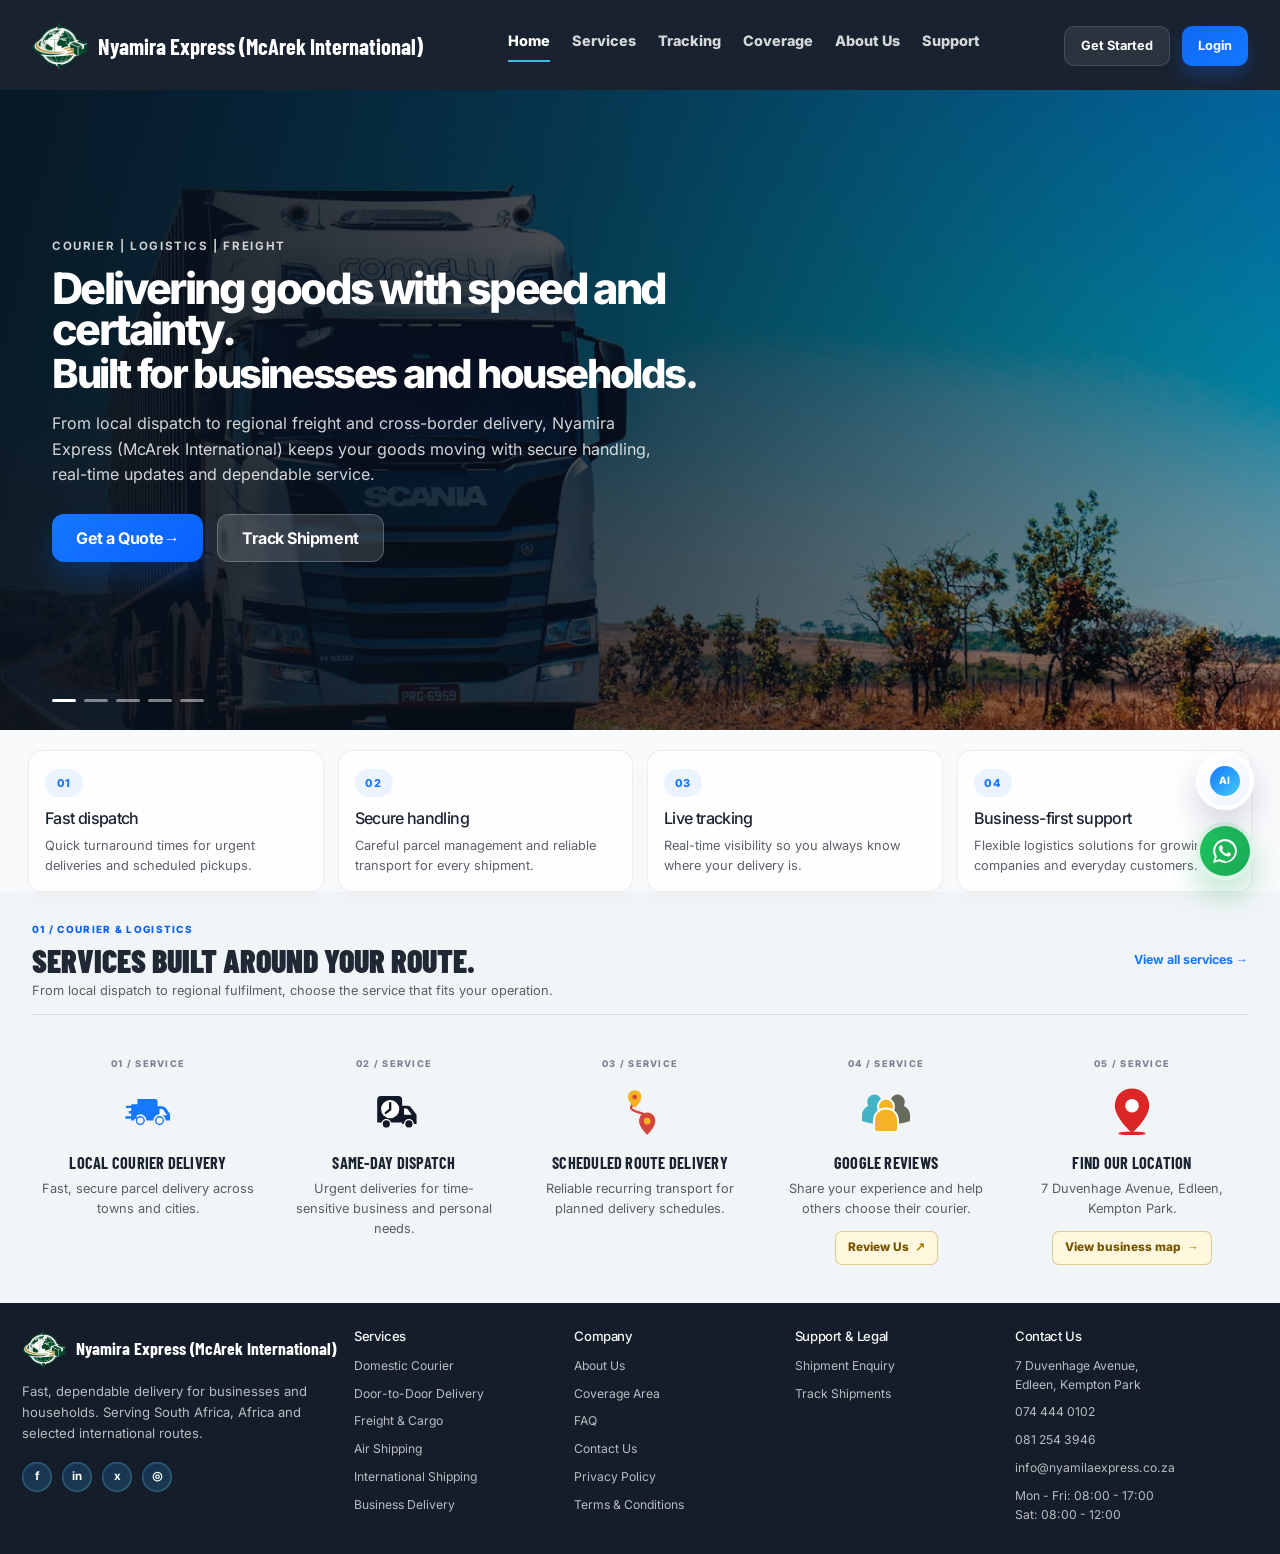
<file: index.html>
<!DOCTYPE html>
<html lang="en">
  <head>
    <meta charset="UTF-8" />
    <meta name="viewport" content="width=device-width, initial-scale=1.0" />
    <title>Nyamira Express (McArek International)</title>
    <meta
      name="description"
      content="Nyamira Express (McArek International) landing page for courier and freight delivery."
    />
    <link href="https://cdn.jsdelivr.net/npm/bootstrap@5.3.3/dist/css/bootstrap.min.css" rel="stylesheet" integrity="sha384-QWTKZyjpPEjISv5WaRU9OFeRpok6YctnYmDr5pNlyT2bRjXh0JMhjY6hW+ALEwIH" crossorigin="anonymous" />
    <link rel="stylesheet" href="styles.css?v=22" />
  </head>
  <body>
    <div class="page-shell">
      <main class="landing-panel">
        <header class="topbar">
          <div class="brand-wrap" aria-label="Nyamira Express brand">
            <div class="logo-mark" aria-hidden="true"><img src="images/logo-cropped.png" alt="" /></div>
            <div class="brand-copy">
              <div class="brand-name">Nyamira Express (McArek International)</div>
            </div>
          </div>

          <nav class="main-nav" aria-label="Main navigation">
            <a href="index.html" class="active">Home</a>
            <a href="services.html">Services</a>
            <a href="tracking.html">Tracking</a>
            <a href="coverage.html">Coverage</a>
            <a href="about.html">About Us</a>
            <a href="support.html">Support</a>
          </nav>

          <div class="action-group">
            <a class="nav-cta dark" href="get-started.html">Get Started</a>
            <a class="nav-cta solid" href="login.html">Login</a>
          </div>
        </header>

        <section class="hero hero-slider" aria-label="Nyamira Express featured logistics" data-auto-slider>
          <div class="slider-track hero-slider-track" aria-hidden="true">
            <div class="slider-slide active" style="background-image: url('images/home-hero.jpg');"></div>
            <div class="slider-slide" style="background-image: url('images/tracking-route.jpg');"></div>
            <div class="slider-slide" style="background-image: url('images/services-delivery.jpg');"></div>
            <div class="slider-slide" style="background-image: url('images/about-logistics.jpg');"></div>
            <div class="slider-slide" style="background-image: url('images/contact-support.jpg');"></div>
          </div>
          <div class="hero-overlay"></div>

          <div class="hero-copy">
            <div class="eyebrow">COURIER | LOGISTICS | FREIGHT</div>
            <h1>Delivering goods with speed and certainty.</h1>
            <h2>Built for businesses and households.</h2>
            <p>
              From local dispatch to regional freight and cross-border delivery, Nyamira Express (McArek International) keeps
              your goods moving with secure handling, real-time updates and dependable service.
            </p>

            <div class="hero-actions">
              <a class="primary-btn" href="quote.html">Get a Quote <span aria-hidden="true">→</span></a>
              <a class="secondary-btn" href="tracking.html">Track Shipment</a>
            </div>
          </div>
          <div class="slider-dots hero-slider-dots" aria-label="Featured image slides">
            <span class="slider-dot active"></span>
            <span class="slider-dot"></span>
            <span class="slider-dot"></span>
            <span class="slider-dot"></span>
            <span class="slider-dot"></span>
          </div>
        </section>

        <section class="highlights" aria-label="Why choose us">
          <div class="feature-item">
            <span class="feature-badge">01</span>
            <h3>Fast dispatch</h3>
            <p>Quick turnaround times for urgent deliveries and scheduled pickups.</p>
          </div>
          <div class="feature-item">
            <span class="feature-badge">02</span>
            <h3>Secure handling</h3>
            <p>Careful parcel management and reliable transport for every shipment.</p>
          </div>
          <div class="feature-item">
            <span class="feature-badge">03</span>
            <h3>Live tracking</h3>
            <p>Real-time visibility so you always know where your delivery is.</p>
          </div>
          <div class="feature-item">
            <span class="feature-badge">04</span>
            <h3>Business-first support</h3>
            <p>Flexible logistics solutions for growing companies and everyday customers.</p>
          </div>
        </section>

        <section class="services services-showcase">
          <div class="section-head services-head">
            <div>
              <span class="section-overline">01 / COURIER &amp; LOGISTICS</span>
              <h3>Services built around your route.</h3>
              <p>From local dispatch to regional fulfilment, choose the service that fits your operation.</p>
            </div>
            <a href="services.html">View all services <span aria-hidden="true">→</span></a>
          </div>

          <div class="service-feature-grid">
            <article class="service-feature">
              <div class="service-icon-feature" aria-hidden="true">
                <svg viewBox="0 0 100 100">
                  <g fill="var(--electric-blue)">
                    <path d="M28 25h37c3 0 5 2 5 5v10h9c4 0 7 2 9 5l8 12v13h-9a13 13 0 0 0-26 0H47a13 13 0 0 0-26 0h-6V36h13z"></path>
                    <path d="M4 39h23v5H4zM10 50h17v5H10zM3 61h24v5H3z"></path>
                  </g>
                  <path d="M74 46v13h16l-8-11a4 4 0 0 0-3-2z" fill="#fff"></path>
                  <circle cx="34" cy="70" r="8" fill="#fff" stroke="var(--electric-blue)" stroke-width="3"></circle>
                  <circle cx="74" cy="70" r="8" fill="#fff" stroke="var(--electric-blue)" stroke-width="3"></circle>
                </svg>
              </div>
              <h4>Local Courier Delivery</h4>
              <p>Fast, secure parcel delivery across towns and cities.</p>
            </article>

            <article class="service-feature">
              <div class="service-icon-feature" aria-hidden="true">
                <svg viewBox="0 0 100 100">
                  <path d="M15 27a8 8 0 0 1 8-8h36a8 8 0 0 1 8 8v47H15zM67 39h12a9 9 0 0 1 7 4l11 15v19H67z" fill="#111827"></path>
                  <circle cx="42" cy="46" r="19" fill="#fff"></circle>
                  <path d="M42 34v13l-9 7" fill="none" stroke="#111827" stroke-width="5" stroke-linecap="round" stroke-linejoin="round"></path>
                  <path d="M71 45v13h16l-9-12a4 4 0 0 0-3-1z" fill="#fff"></path>
                  <circle cx="34" cy="77" r="9" fill="#111827" stroke="#fff" stroke-width="3"></circle>
                  <circle cx="81" cy="77" r="9" fill="#111827" stroke="#fff" stroke-width="3"></circle>
                </svg>
              </div>
              <h4>Same-Day Dispatch</h4>
              <p>Urgent deliveries for time-sensitive business and personal needs.</p>
            </article>

            <article class="service-feature">
              <div class="service-icon-feature" aria-hidden="true">
                <svg viewBox="0 0 100 100">
                  <path d="M39 32C28 42 28 47 44 52s27 7 17 20" fill="none" stroke="#d2463d" stroke-width="5" stroke-linecap="round"></path>
                  <path d="M39 7c-8 0-14 6-14 14 0 10 14 23 14 23s14-13 14-23c0-8-6-14-14-14z" fill="#f5b323"></path>
                  <circle cx="39" cy="21" r="5" fill="#d2463d"></circle>
                  <path d="M65 53c-10 0-17 8-17 18 0 13 17 29 17 29s17-16 17-29c0-10-7-18-17-18z" fill="#d2463d"></path>
                  <circle cx="65" cy="71" r="7" fill="#f5b323"></circle>
                </svg>
              </div>
              <h4>Scheduled Route Delivery</h4>
              <p>Reliable recurring transport for planned delivery schedules.</p>
            </article>

            <article class="service-feature service-feature-action">
              <div class="service-icon-feature review-people-icon" aria-hidden="true">
                <svg viewBox="0 0 120 100">
                  <circle cx="31" cy="27" r="18" fill="#43b2c2"></circle>
                  <path d="M0 75V61c0-15 13-27 31-27 9 0 16 3 21 8-7 8-8 17-8 26v14c-17 0-31-2-44-7z" fill="#43b2c2"></path>
                  <circle cx="89" cy="27" r="18" fill="#676b5d"></circle>
                  <path d="M120 75V61c0-15-13-27-31-27-9 0-16 3-21 8 7 8 8 17 8 26v14c17 0 31-2 44-7z" fill="#676b5d"></path>
                  <circle cx="60" cy="39" r="20" fill="#f5b323" stroke="#fff" stroke-width="5"></circle>
                  <path d="M30 100V74c0-18 13-30 30-30s30 12 30 30v26c-18 7-42 7-60 0z" fill="#f5b323" stroke="#fff" stroke-width="5" stroke-linejoin="round"></path>
                </svg>
              </div>
              <h4>Google Reviews</h4>
              <p>Share your experience and help others choose their courier.</p>
              <a class="service-feature-link" href="https://g.page/r/CT_tleawcSutEBM/review" target="_blank" rel="noopener noreferrer" aria-label="Leave a Google review for Nyamira Express (McArek International)">
                Review Us <span aria-hidden="true">↗</span>
              </a>
            </article>

            <article class="service-feature service-feature-action">
              <div class="service-icon-feature" aria-hidden="true">
                <svg viewBox="0 0 100 120">
                  <path d="M50 4C25 4 7 23 7 47c0 31 43 68 43 68s43-37 43-68C93 23 75 4 50 4z" fill="#dc2626"></path>
                  <circle cx="50" cy="47" r="17" fill="#fff"></circle>
                  <ellipse cx="50" cy="116" rx="34" ry="5" fill="#dc2626"></ellipse>
                </svg>
              </div>
              <h4>Find Our Location</h4>
              <p>7 Duvenhage Avenue, Edleen, Kempton Park.</p>
              <a class="service-feature-link location-link-action" href="location.html">
                View business map <span aria-hidden="true">→</span>
              </a>
            </article>
          </div>
        </section>

        <footer class="site-footer">
          <div class="footer-top">
            <div class="footer-brand">
              <div class="brand-wrap footer-brand-wrap">
                <div class="logo-mark" aria-hidden="true"><img src="images/logo-cropped.png" alt="" /></div>
                <div class="brand-copy footer-copy">
                  <div class="brand-name">Nyamira Express (McArek International)</div>
                </div>
              </div>

              <p>
                Fast, dependable delivery for businesses and households. Serving South Africa, Africa
                and selected international routes.
              </p>

              <div class="socials" aria-label="Social media links">
                <span>f</span>
                <span>in</span>
                <span>x</span>
                <span>◎</span>
              </div>
            </div>

            <div class="footer-column">
              <h5>Services</h5>
              <ul>
                <li>Domestic Courier</li>
                <li>Door-to-Door Delivery</li>
                <li>Freight &amp; Cargo</li>
                <li>Air Shipping</li>
                <li>International Shipping</li>
                <li>Business Delivery</li>
              </ul>
            </div>

            <div class="footer-column">
              <h5>Company</h5>
              <ul>
                <li>About Us</li>
                <li>Coverage Area</li>
                <li>FAQ</li>
                <li>Contact Us</li>
                <li>Privacy Policy</li>
                <li>Terms &amp; Conditions</li>
              </ul>
            </div>

            <div class="footer-column">
              <h5>Support &amp; Legal</h5>
              <ul>
                <li>Shipment Enquiry</li>
                <li>Track Shipments</li>
              </ul>
            </div>

            <div class="footer-column contact-col">
              <h5>Contact Us</h5>
              <ul>
                <li>7 Duvenhage Avenue,<br />Edleen, Kempton Park</li>
                <li>074 444 0102</li>
                <li>081 254 3946</li>
                <li>info@nyamilaexpress.co.za</li>
                <li>Mon - Fri: 08:00 - 17:00<br />Sat: 08:00 - 12:00</li>
              </ul>
            </div>
          </div>
        </footer>
      </main>
    </div>

    <div class="floating-help-stack" aria-label="Support buttons">
      <div class="bot-panel hidden" aria-live="polite">
        <div class="bot-header">
          <span><span class="bot-icon" style="width:20px;height:20px;font-size:0.54rem;">AI</span> Nyamira Express Assistant</span>
          <button class="bot-close" type="button" aria-label="Close chat">×</button>
        </div>
        <div class="bot-messages">
          <div class="bot-message bot">Hi! I can help with Nyamira Express (McArek International) services, location, contact details, and logistics support.</div>
        </div>
        <form class="bot-form">
          <input type="text" placeholder="Ask Nyamira Express..." aria-label="Ask Nyamira Express (McArek International) chatbot" />
          <button type="submit">Send</button>
        </form>
      </div>

      <a class="help-chat-bubble" href="#" aria-label="Chat with Nyamira Express (McArek International) support">
        <span class="bot-icon">AI</span>
        <span class="bot-copy">
          <strong>Need help?</strong>
          <small>Chat with us</small>
        </span>
      </a>

      <a class="whatsapp-bubble" href="https://wa.me/27744440102" target="_blank" rel="noreferrer" aria-label="Chat on WhatsApp">
        <svg viewBox="0 0 24 24" aria-hidden="true">
          <path d="M20.52 3.48A11.94 11.94 0 0 0 12.06 0C5.53 0 .2 5.3.2 11.8c0 2.08.54 4.12 1.56 5.9L.08 24l6.54-1.7a11.8 11.8 0 0 0 5.44 1.58h.01c6.53 0 11.86-5.3 11.86-11.8 0-3.16-1.22-6.14-3.41-8.6Zm-8.46 18.2h-.01a9.8 9.8 0 0 1-4.98-1.35l-.36-.21-3.88 1.01 1.03-3.77-.23-.39A9.82 9.82 0 0 1 2.1 11.8a9.9 9.9 0 1 1 17.2 7.02 9.86 9.86 0 0 1-7.16 3.86Zm5.4-7.35c-.3-.15-1.76-.87-2.03-.97-.27-.1-.47-.15-.67.15-.2.3-.76.97-.94 1.17-.17.2-.35.22-.65.08-.3-.15-1.26-.46-2.39-1.48-.88-.78-1.48-1.75-1.65-2.04-.17-.3-.02-.46.13-.62.14-.14.3-.35.45-.53.15-.17.2-.3.3-.5.1-.2.05-.38-.02-.53-.08-.15-.67-1.62-.92-2.22-.24-.55-.49-.48-.67-.49l-.57-.01c-.2 0-.52.07-.8.38-.27.3-1.04 1.02-1.04 2.48s1.06 2.88 1.21 3.08c.15.2 2.08 3.18 5.04 4.46.7.3 1.24.48 1.67.62.7.22 1.34.19 1.84.12.56-.09 1.76-.72 2.01-1.42.25-.7.25-1.3.18-1.42-.08-.12-.27-.2-.57-.35Z"></path>
        </svg>
      </a>
    </div>
    <script src="page-slider.js"></script>
    <script src="bot.js"></script>
  </body>
</html>
</file>
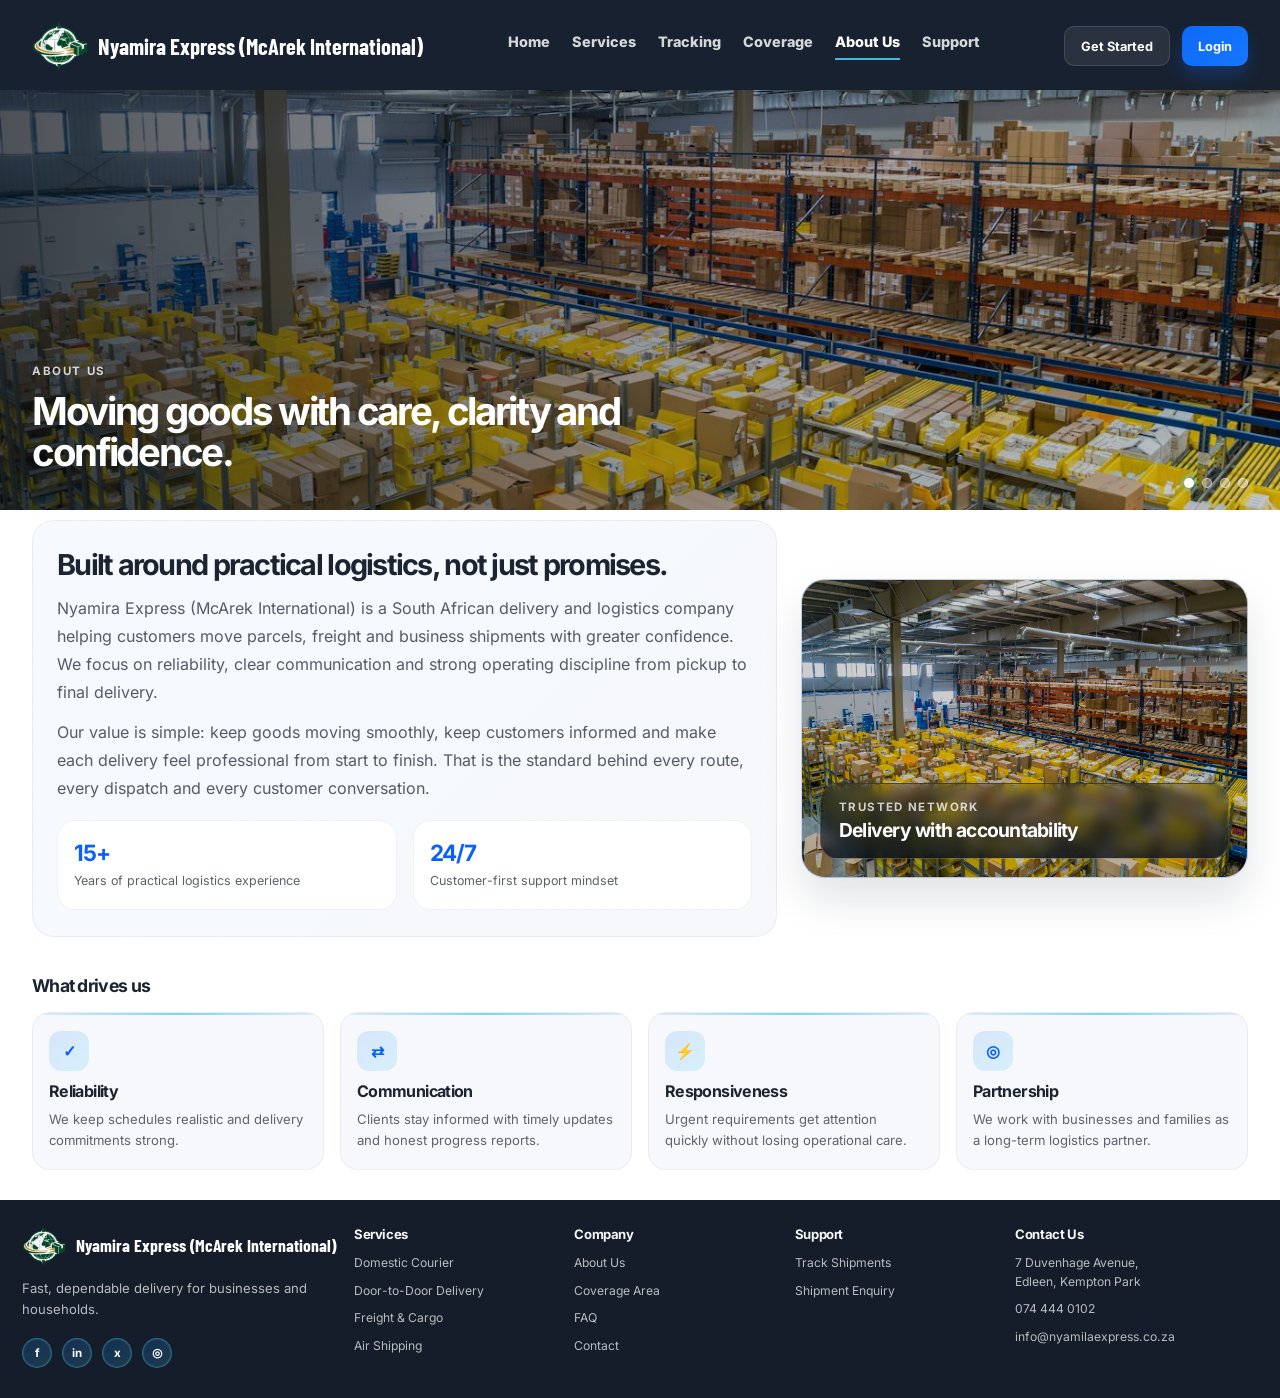
<file: about.html>
<!DOCTYPE html>
<html lang="en">
  <head>
    <meta charset="UTF-8" />
    <meta name="viewport" content="width=device-width, initial-scale=1.0" />
    <title>About | Nyamira Express (McArek International)</title>
    <meta name="description" content="Learn more about Nyamira Express (McArek International) and our delivery expertise." />
    <link rel="stylesheet" href="styles.css" />
  </head>
  <body>
    <div class="page-shell">
      <header class="topbar">
        <div class="brand-wrap" aria-label="Nyamira Express brand">
          <div class="logo-mark" aria-hidden="true"><img src="images/logo-cropped.png" alt="" /></div>
          <div class="brand-copy">
            <div class="brand-name">Nyamira Express (McArek International)</div>
          </div>
        </div>

        <nav class="main-nav" aria-label="Main navigation">
          <a href="index.html">Home</a>
          <a href="services.html">Services</a>
          <a href="tracking.html">Tracking</a>
          <a href="coverage.html">Coverage</a>
          <a href="about.html" class="active">About Us</a>
          <a href="support.html">Support</a>
        </nav>

        <div class="action-group">
          <a class="nav-cta dark" href="get-started.html">Get Started</a>
          <a class="nav-cta solid" href="login.html">Login</a>
        </div>
      </header>

      <main class="page-main inner-page">
        <section class="page-hero auto-slider" data-auto-slider>
          <div class="slider-track">
            <div class="slider-slide active" style="background-image: url('images/about-logistics.jpg');">
              <div class="slider-content">
                <div class="page-hero-copy">
                  <span class="eyebrow">ABOUT US</span>
                  <h1>Moving goods with care, clarity and confidence.</h1>
                </div>
              </div>
            </div>
            <div class="slider-slide" style="background-image: url('images/services-delivery.jpg');">
              <div class="slider-content">
                <div class="page-hero-copy">
                  <span class="eyebrow">OUR PROMISE</span>
                  <h1>Dependable delivery for homes, businesses and growing brands.</h1>
                </div>
              </div>
            </div>
            <div class="slider-slide" style="background-image: url('images/coverage-map.jpg');">
              <div class="slider-content">
                <div class="page-hero-copy">
                  <span class="eyebrow">NATIONAL COVERAGE</span>
                  <h1>Smart route planning across urban and regional delivery corridors.</h1>
                </div>
              </div>
            </div>
            <div class="slider-slide" style="background-image: url('images/contact-support.jpg');">
              <div class="slider-content">
                <div class="page-hero-copy">
                  <span class="eyebrow">PEOPLE FIRST</span>
                  <h1>Responsive service designed around your schedule and shipment priorities.</h1>
                </div>
              </div>
            </div>
          </div>
          <div class="slider-dots" aria-label="Slide navigation">
            <span class="slider-dot active"></span>
            <span class="slider-dot"></span>
            <span class="slider-dot"></span>
            <span class="slider-dot"></span>
          </div>
        </section>

        <section class="info-section about-story">
          <div class="story-grid">
            <div class="story-card">
              <h3>Built around practical logistics, not just promises.</h3>
              <p>
                Nyamira Express (McArek International) is a South African delivery and logistics company helping customers move parcels,
                freight and business shipments with greater confidence. We focus on reliability, clear communication
                and strong operating discipline from pickup to final delivery.
              </p>
              <p>
                Our value is simple: keep goods moving smoothly, keep customers informed and make each delivery feel
                professional from start to finish. That is the standard behind every route, every dispatch and every customer conversation.
              </p>
              <div class="story-highlights">
                <div>
                  <strong>15+</strong>
                  <span>Years of practical logistics experience</span>
                </div>
                <div>
                  <strong>24/7</strong>
                  <span>Customer-first support mindset</span>
                </div>
              </div>
            </div>

            <div class="visual-panel">
              <img src="images/about-logistics.jpg" alt="Professional logistics team and freight movement" />
              <div class="visual-caption">
                <span>Trusted network</span>
                <strong>Delivery with accountability</strong>
              </div>
            </div>
          </div>
        </section>

        <section class="info-section">
          <div class="section-head compact center-head">
            <div>
              <h3>What drives us</h3>
            </div>
          </div>
          <div class="mission-panel">
            <article class="mission-item">
              <div class="mission-icon">✓</div>
              <h4>Reliability</h4>
              <p>We keep schedules realistic and delivery commitments strong.</p>
            </article>
            <article class="mission-item">
              <div class="mission-icon">⇄</div>
              <h4>Communication</h4>
              <p>Clients stay informed with timely updates and honest progress reports.</p>
            </article>
            <article class="mission-item">
              <div class="mission-icon">⚡</div>
              <h4>Responsiveness</h4>
              <p>Urgent requirements get attention quickly without losing operational care.</p>
            </article>
            <article class="mission-item">
              <div class="mission-icon">◎</div>
              <h4>Partnership</h4>
              <p>We work with businesses and families as a long-term logistics partner.</p>
            </article>
          </div>
        </section>
      </main>

      <footer class="site-footer">
        <div class="footer-top">
          <div class="footer-brand">
            <div class="brand-wrap footer-brand-wrap">
              <div class="logo-mark" aria-hidden="true"><img src="images/logo-cropped.png" alt="" /></div>
              <div class="brand-copy footer-copy">
                  <div class="brand-name">Nyamira Express (McArek International)</div>
              </div>
            </div>
            <p>Fast, dependable delivery for businesses and households.</p>
            <div class="socials" aria-label="Social media links">
              <span>f</span>
              <span>in</span>
              <span>x</span>
              <span>◎</span>
            </div>
          </div>

          <div class="footer-column">
            <h5>Services</h5>
            <ul>
              <li>Domestic Courier</li>
              <li>Door-to-Door Delivery</li>
              <li>Freight &amp; Cargo</li>
              <li>Air Shipping</li>
            </ul>
          </div>

          <div class="footer-column">
            <h5>Company</h5>
            <ul>
              <li>About Us</li>
              <li>Coverage Area</li>
              <li>FAQ</li>
              <li>Contact</li>
            </ul>
          </div>

          <div class="footer-column">
            <h5>Support</h5>
            <ul>
              <li>Track Shipments</li>
              <li>Shipment Enquiry</li>
            </ul>
          </div>

          <div class="footer-column contact-col">
            <h5>Contact Us</h5>
            <ul>
              <li>7 Duvenhage Avenue,<br />Edleen, Kempton Park</li>
              <li>074 444 0102</li>
              <li>info@nyamilaexpress.co.za</li>
            </ul>
          </div>
        </div>
      </footer>
    </div>
    <script src="page-slider.js"></script>
    <script src="bot.js"></script>
  </body>
</html>
</file>
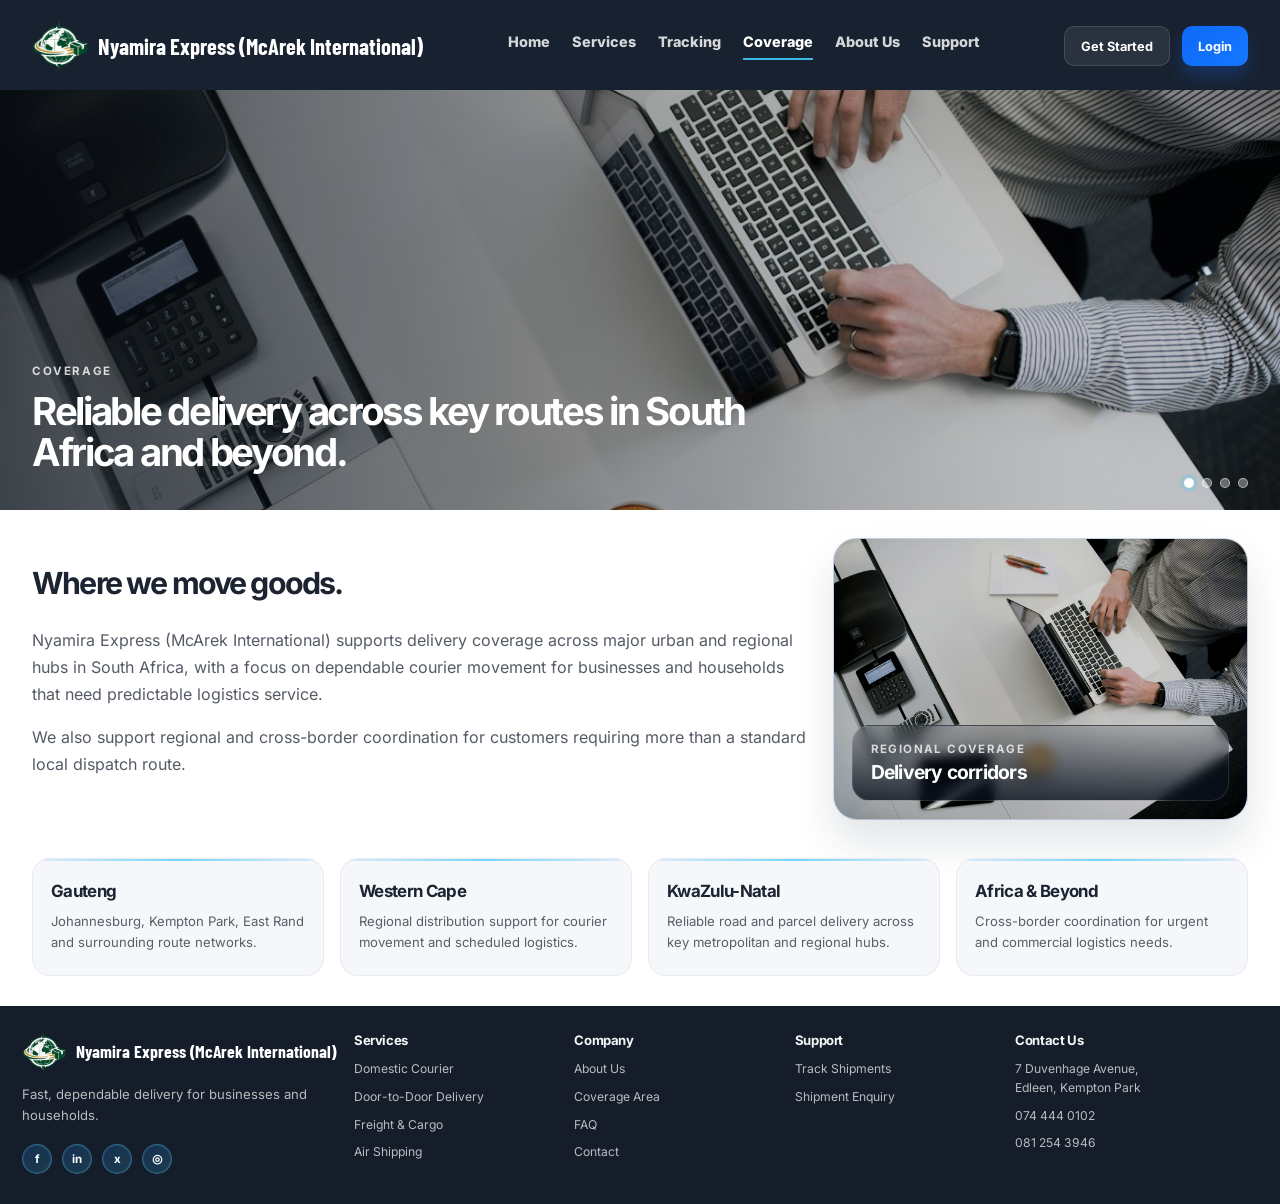
<file: coverage.html>
<!DOCTYPE html>
<html lang="en">
  <head>
    <meta charset="UTF-8" />
    <meta name="viewport" content="width=device-width, initial-scale=1.0" />
    <title>Coverage | Nyamira Express (McArek International)</title>
    <meta name="description" content="Nyamira Express (McArek International) coverage area and delivery service regions." />
    <link rel="stylesheet" href="styles.css" />
  </head>
  <body>
    <div class="page-shell">
      <header class="topbar">
        <div class="brand-wrap" aria-label="Nyamira Express brand">
          <div class="logo-mark" aria-hidden="true"><img src="images/logo-cropped.png" alt="" /></div>
          <div class="brand-copy">
            <div class="brand-name">Nyamira Express (McArek International)</div>
          </div>
        </div>

        <nav class="main-nav" aria-label="Main navigation">
          <a href="index.html">Home</a>
          <a href="services.html">Services</a>
          <a href="tracking.html">Tracking</a>
          <a href="coverage.html" class="active">Coverage</a>
          <a href="about.html">About Us</a>
          <a href="support.html">Support</a>
        </nav>

        <div class="action-group">
          <a class="nav-cta dark" href="get-started.html">Get Started</a>
          <a class="nav-cta solid" href="login.html">Login</a>
        </div>
      </header>

      <main class="page-main inner-page">
        <section class="page-hero auto-slider" data-auto-slider>
          <div class="slider-track">
            <div class="slider-slide active" style="background-image: url('images/coverage-map.jpg');">
              <div class="slider-content">
                <div class="page-hero-copy">
                  <span class="eyebrow">COVERAGE</span>
                  <h1>Reliable delivery across key routes in South Africa and beyond.</h1>
                </div>
              </div>
            </div>
            <div class="slider-slide" style="background-image: url('images/about-logistics.jpg');">
              <div class="slider-content">
                <div class="page-hero-copy">
                  <span class="eyebrow">CITY ROUTES</span>
                  <h1>Fast movement across high-demand metro and corridor networks.</h1>
                </div>
              </div>
            </div>
            <div class="slider-slide" style="background-image: url('images/services-delivery.jpg');">
              <div class="slider-content">
                <div class="page-hero-copy">
                  <span class="eyebrow">REGIONAL</span>
                  <h1>Flexible business delivery support beyond the main urban hubs.</h1>
                </div>
              </div>
            </div>
            <div class="slider-slide" style="background-image: url('images/tracking-route.jpg');">
              <div class="slider-content">
                <div class="page-hero-copy">
                  <span class="eyebrow">LIVE MOVEMENT</span>
                  <h1>Transparent route monitoring from dispatch to destination.</h1>
                </div>
              </div>
            </div>
          </div>
          <div class="slider-dots" aria-label="Slide navigation">
            <span class="slider-dot active"></span>
            <span class="slider-dot"></span>
            <span class="slider-dot"></span>
            <span class="slider-dot"></span>
          </div>
        </section>

        <section class="info-section split-layout">
          <div class="text-block">
            <h2>Where we move goods.</h2>
            <p>
              Nyamira Express (McArek International) supports delivery coverage across major urban and regional hubs in South Africa,
              with a focus on dependable courier movement for businesses and households that need predictable
              logistics service.
            </p>
            <p>
              We also support regional and cross-border coordination for customers requiring more than a standard local dispatch route.
            </p>
          </div>
          <div class="visual-panel">
            <img src="images/coverage-map.jpg" alt="Map of delivery coverage and route corridors" />
            <div class="visual-caption">
              <span>Regional coverage</span>
              <strong>Delivery corridors</strong>
            </div>
          </div>
        </section>

        <section class="info-section">
          <div class="feature-grid four-col">
            <article class="mini-card">
              <h4>Gauteng</h4>
              <p>Johannesburg, Kempton Park, East Rand and surrounding route networks.</p>
            </article>
            <article class="mini-card">
              <h4>Western Cape</h4>
              <p>Regional distribution support for courier movement and scheduled logistics.</p>
            </article>
            <article class="mini-card">
              <h4>KwaZulu-Natal</h4>
              <p>Reliable road and parcel delivery across key metropolitan and regional hubs.</p>
            </article>
            <article class="mini-card">
              <h4>Africa &amp; Beyond</h4>
              <p>Cross-border coordination for urgent and commercial logistics needs.</p>
            </article>
          </div>
        </section>
      </main>

      <footer class="site-footer">
        <div class="footer-top">
          <div class="footer-brand">
            <div class="brand-wrap footer-brand-wrap">
              <div class="logo-mark" aria-hidden="true"><img src="images/logo-cropped.png" alt="" /></div>
              <div class="brand-copy footer-copy">
                <div class="brand-name">Nyamira Express (McArek International)</div>
              </div>
            </div>
            <p>Fast, dependable delivery for businesses and households.</p>
            <div class="socials" aria-label="Social media links">
              <span>f</span>
              <span>in</span>
              <span>x</span>
              <span>◎</span>
            </div>
          </div>

          <div class="footer-column">
            <h5>Services</h5>
            <ul>
              <li>Domestic Courier</li>
              <li>Door-to-Door Delivery</li>
              <li>Freight &amp; Cargo</li>
              <li>Air Shipping</li>
            </ul>
          </div>

          <div class="footer-column">
            <h5>Company</h5>
            <ul>
              <li>About Us</li>
              <li>Coverage Area</li>
              <li>FAQ</li>
              <li>Contact</li>
            </ul>
          </div>

          <div class="footer-column">
            <h5>Support</h5>
            <ul>
              <li>Track Shipments</li>
              <li>Shipment Enquiry</li>
            </ul>
          </div>

          <div class="footer-column contact-col">
            <h5>Contact Us</h5>
            <ul>
              <li>7 Duvenhage Avenue,<br />Edleen, Kempton Park</li>
              <li>074 444 0102</li>
              <li>081 254 3946</li>
            </ul>
          </div>
        </div>
      </footer>
    </div>
    <script src="page-slider.js"></script>
    <script src="bot.js"></script>
  </body>
</html>
</file>
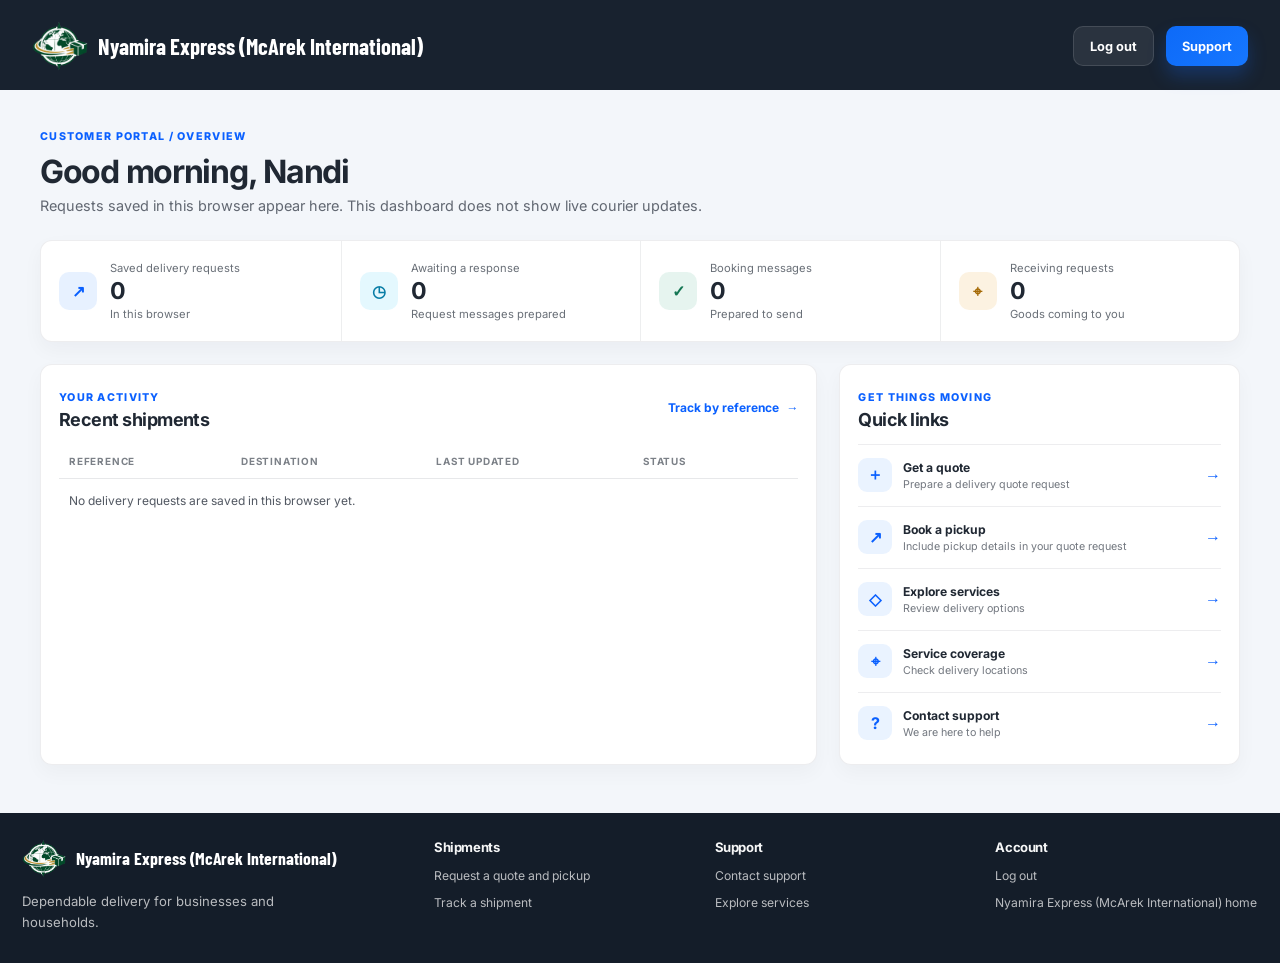
<file: dashboard.html>
<!DOCTYPE html>
<html lang="en">
  <head>
    <meta charset="UTF-8" />
    <meta name="viewport" content="width=device-width, initial-scale=1.0" />
    <title>Dashboard | Nyamira Express (McArek International)</title>
    <meta name="description" content="View delivery requests saved in this browser for Nyamira Express (McArek International)." />
    <link rel="stylesheet" href="styles.css?v=21" />
  </head>
  <body>
    <div class="page-shell dashboard-shell">
      <header class="topbar dashboard-topbar">
        <div class="brand-wrap" aria-label="Nyamira Express brand">
          <div class="logo-mark" aria-hidden="true"><img src="images/logo-cropped.png" alt="" /></div>
          <div class="brand-copy">
            <div class="brand-name">Nyamira Express (McArek International)</div>
          </div>
        </div>

        <div class="action-group">
          <a class="nav-cta dark" href="login.html">Log out</a>
          <a class="nav-cta solid" href="support.html">Support</a>
        </div>
      </header>

      <main class="dashboard-main">
        <section class="dashboard-heading">
          <div>
            <span class="dashboard-kicker">CUSTOMER PORTAL / OVERVIEW</span>
            <h1>Good morning, Nandi</h1>
            <p>Requests saved in this browser appear here. This dashboard does not show live courier updates.</p>
          </div>
        </section>

        <section class="dashboard-metrics" aria-label="Shipment account summary">
          <article class="metric-item">
            <span class="metric-mark blue" aria-hidden="true">↗</span>
            <div><span>Saved delivery requests</span><strong id="metric-requests">0</strong><small>In this browser</small></div>
          </article>
          <article class="metric-item">
            <span class="metric-mark cyan" aria-hidden="true">◷</span>
            <div><span>Awaiting a response</span><strong id="metric-awaiting">0</strong><small>Request messages prepared</small></div>
          </article>
          <article class="metric-item">
            <span class="metric-mark green" aria-hidden="true">✓</span>
            <div><span>Booking messages</span><strong id="metric-bookings">0</strong><small>Prepared to send</small></div>
          </article>
          <article class="metric-item">
            <span class="metric-mark amber" aria-hidden="true">⌖</span>
            <div><span>Receiving requests</span><strong id="metric-receiving">0</strong><small>Goods coming to you</small></div>
          </article>
        </section>

        <section class="dashboard-feature" aria-label="Latest saved shipment" hidden>
          <img id="shipment-visual" src="images/tracking-route.jpg" alt="Nyamira Express (McArek International) courier truck travelling on a delivery route" />
          <div class="feature-shade"></div>
          <div class="feature-content">
            <span class="feature-status"><i></i> <span id="shipment-status"></span></span>
            <span class="feature-reference" id="shipment-reference"></span>
            <h2 id="shipment-headline"></h2>
            <p><span id="shipment-origin"></span> <span aria-hidden="true">→</span> <span id="shipment-destination"></span> <span class="feature-divider">|</span> <span id="shipment-eta"></span></p>
          </div>
          <a class="feature-link" id="feature-track-link" href="tracking.html">Track shipment <span aria-hidden="true">→</span></a>
        </section>

        <section class="dashboard-lower">
          <div class="dashboard-section shipments-section" id="recent-shipments">
            <div class="dashboard-section-heading">
              <div><span class="section-kicker">YOUR ACTIVITY</span><h2>Recent shipments</h2></div>
              <a href="tracking.html">Track by reference <span aria-hidden="true">→</span></a>
            </div>
            <p id="dashboard-storage-warning" role="alert" hidden></p>
            <div class="shipment-table-wrap">
              <table class="shipment-table">
                <thead><tr><th>Reference</th><th>Destination</th><th>Last updated</th><th>Status</th><th></th></tr></thead>
                <tbody id="shipment-rows">
                  <tr><td colspan="5">No delivery requests are saved in this browser yet.</td></tr>
                </tbody>
              </table>
            </div>
          </div>

          <aside class="dashboard-section shortcuts-section">
            <div class="dashboard-section-heading">
              <div><span class="section-kicker">GET THINGS MOVING</span><h2>Quick links</h2></div>
            </div>
            <a class="shortcut-link" href="quote.html"><span class="shortcut-icon">＋</span><span><strong>Get a quote</strong><small>Prepare a delivery quote request</small></span><b aria-hidden="true">→</b></a>
            <a class="shortcut-link" href="quote.html#quote-request-form"><span class="shortcut-icon">↗</span><span><strong>Book a pickup</strong><small>Include pickup details in your quote request</small></span><b aria-hidden="true">→</b></a>
            <a class="shortcut-link" href="services.html"><span class="shortcut-icon">◇</span><span><strong>Explore services</strong><small>Review delivery options</small></span><b aria-hidden="true">→</b></a>
            <a class="shortcut-link" href="coverage.html"><span class="shortcut-icon">⌖</span><span><strong>Service coverage</strong><small>Check delivery locations</small></span><b aria-hidden="true">→</b></a>
            <a class="shortcut-link" href="support.html"><span class="shortcut-icon">?</span><span><strong>Contact support</strong><small>We are here to help</small></span><b aria-hidden="true">→</b></a>
          </aside>
        </section>
      </main>

      <footer class="site-footer dashboard-footer">
        <div class="footer-top">
          <div class="footer-brand">
            <div class="brand-wrap footer-brand-wrap">
              <div class="logo-mark" aria-hidden="true"><img src="images/logo-cropped.png" alt="" /></div>
              <div class="brand-copy footer-copy"><div class="brand-name">Nyamira Express (McArek International)</div></div>
            </div>
            <p>Dependable delivery for businesses and households.</p>
          </div>
          <div class="footer-column"><h5>Shipments</h5><ul><li><a href="quote.html#quote-request-form">Request a quote and pickup</a></li><li><a href="tracking.html">Track a shipment</a></li></ul></div>
          <div class="footer-column"><h5>Support</h5><ul><li><a href="support.html">Contact support</a></li><li><a href="services.html">Explore services</a></li></ul></div>
          <div class="footer-column"><h5>Account</h5><ul><li><a href="login.html">Log out</a></li><li><a href="index.html">Nyamira Express (McArek International) home</a></li></ul></div>
        </div>
      </footer>
    </div>

    <script src="dashboard.js"></script>
    <script src="bot.js"></script>
  </body>
</html>
</file>
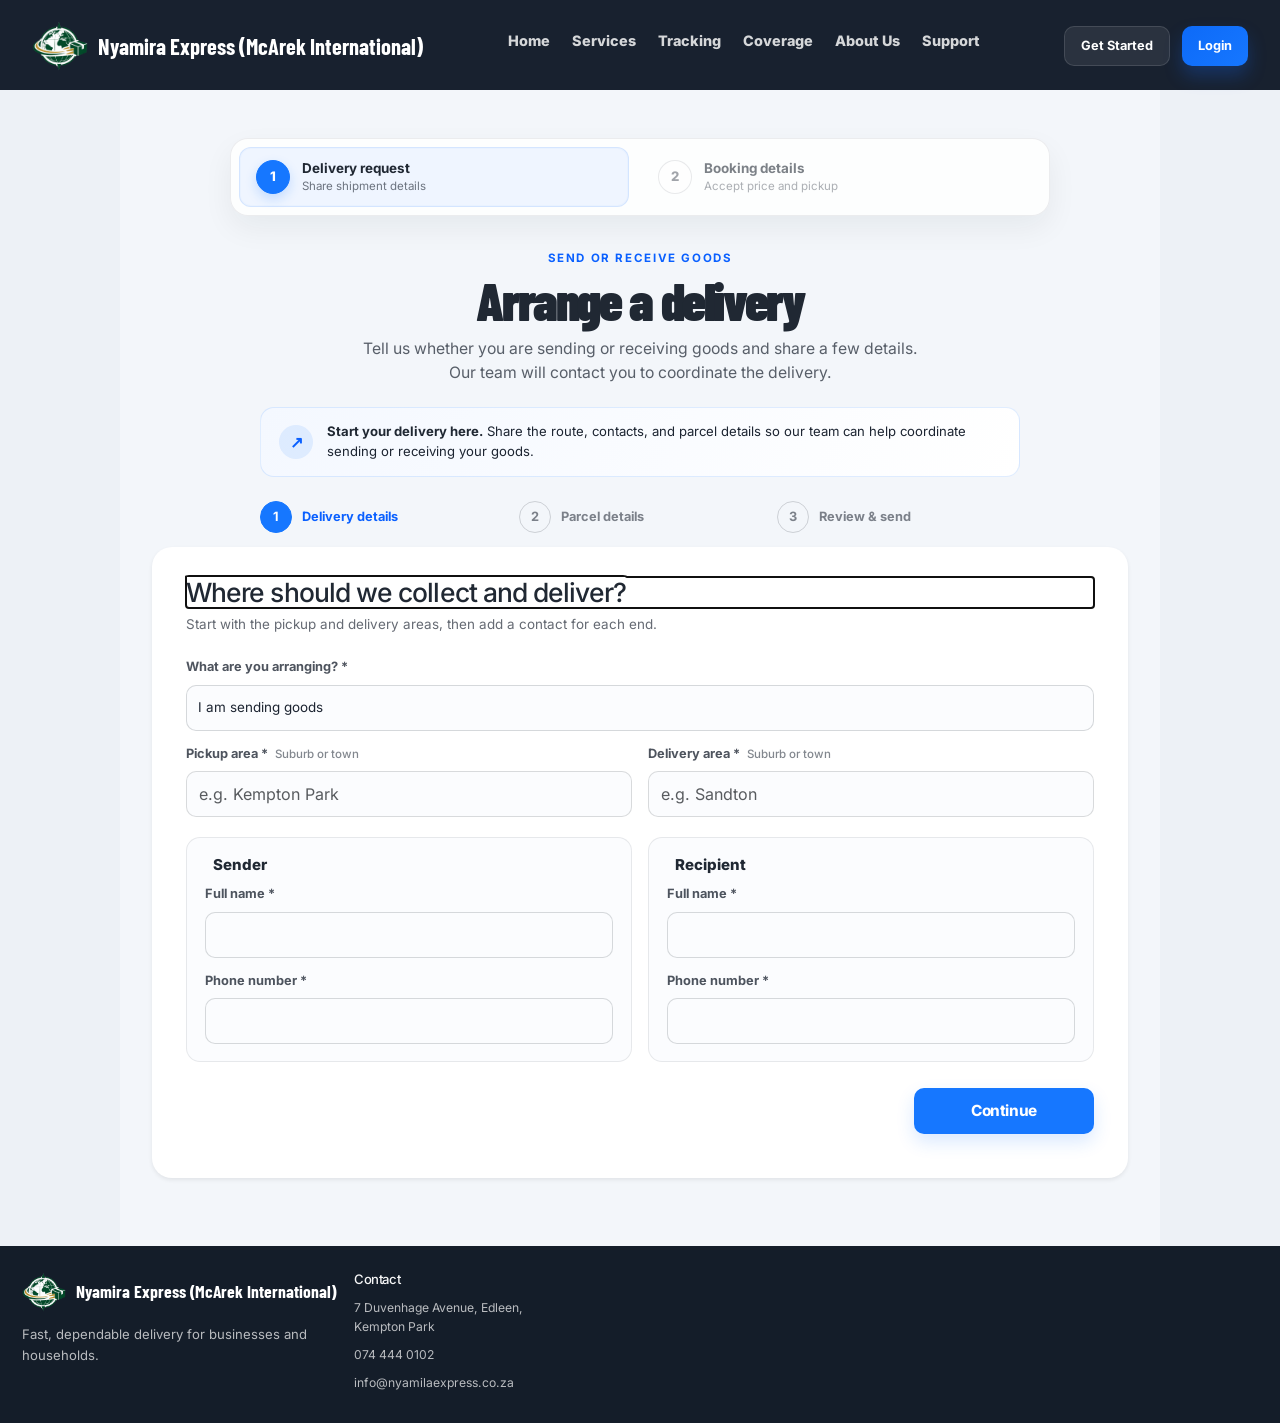
<file: get-started.html>
<!DOCTYPE html>
<html lang="en">
  <head>
    <meta charset="UTF-8" />
    <meta name="viewport" content="width=device-width, initial-scale=1.0" />
    <title>Arrange a Delivery | Nyamira Express (McArek International)</title>
    <meta name="description" content="Start arranging the sending or receiving of goods with Nyamira Express (McArek International)." />
    <link href="https://cdn.jsdelivr.net/npm/bootstrap@5.3.3/dist/css/bootstrap.min.css" rel="stylesheet" integrity="sha384-QWTKZyjpPEjISv5WaRU9OFeRpok6YctnYmDr5pNlyT2bRjXh0JMhjY6hW+ALEwIH" crossorigin="anonymous" />
    <link rel="stylesheet" href="styles.css?v=8" />
  </head>
  <body class="get-started-site">
    <div class="page-shell">
      <header class="topbar">
        <div class="brand-wrap" aria-label="Nyamira Express brand">
          <div class="logo-mark" aria-hidden="true"><img src="images/logo-cropped.png" alt="" /></div>
          <div class="brand-copy"><div class="brand-name">Nyamira Express (McArek International)</div></div>
        </div>
        <nav class="main-nav" aria-label="Main navigation">
          <a href="index.html">Home</a>
          <a href="services.html">Services</a>
          <a href="tracking.html">Tracking</a>
          <a href="coverage.html">Coverage</a>
          <a href="about.html">About Us</a>
          <a href="support.html">Support</a>
        </nav>
        <div class="action-group">
          <a class="nav-cta dark" href="get-started.html" aria-current="page">Get Started</a>
          <a class="nav-cta solid" href="login.html">Login</a>
        </div>
      </header>

      <main class="page-main quote-page get-started-page">
        <nav class="workflow-nav nav nav-pills nav-fill" aria-label="Delivery process">
          <button class="nav-link active" id="delivery-request-tab" type="button" role="tab" data-bs-toggle="tab" data-bs-target="#delivery-request-screen" aria-controls="delivery-request-screen" aria-selected="true">
            <span class="workflow-nav-number">1</span>
            <span><strong>Delivery request</strong><small>Share shipment details</small></span>
          </button>
          <button class="nav-link" id="booking-followup-tab" type="button" role="tab" data-bs-toggle="tab" data-bs-target="#booking-followup-screen" aria-controls="booking-followup-screen" aria-selected="false" disabled>
            <span class="workflow-nav-number">2</span>
            <span><strong>Booking details</strong><small>Accept price and pickup</small></span>
          </button>
        </nav>

        <div class="tab-content workflow-content" id="delivery-process-content">
        <div class="tab-pane fade show active" id="delivery-request-screen" role="tabpanel" aria-labelledby="delivery-request-tab" tabindex="0">
          <section class="quote-intro">
            <span class="eyebrow">SEND OR RECEIVE GOODS</span>
            <h1>Arrange a delivery</h1>
            <p>Tell us whether you are sending or receiving goods and share a few details. Our team will contact you to coordinate the delivery.</p>
          </section>

          <aside class="quote-guidance">
            <span aria-hidden="true">↗</span>
            <p><strong>Start your delivery here.</strong> Share the route, contacts, and parcel details so our team can help coordinate sending or receiving your goods.</p>
          </aside>

          <ol class="shipment-progress" aria-label="Shipment request steps">
            <li class="active" aria-current="step"><span>1</span><span>Delivery details</span></li>
            <li><span>2</span><span>Parcel details</span></li>
            <li><span>3</span><span>Review &amp; send</span></li>
          </ol>

          <form class="quote-form shipment-form card border-0 shadow-sm" id="shipment-request-form" novalidate>
            <section class="shipment-step" data-step="0" aria-labelledby="shipment-step-one">
              <h2 id="shipment-step-one" tabindex="-1">Where should we collect and deliver?</h2>
              <p class="shipment-step-hint">Start with the pickup and delivery areas, then add a contact for each end.</p>
              <div class="shipment-fields">
                <div class="form-row shipment-full-field">
                  <label for="movement-type">What are you arranging? *</label>
                  <select class="form-select" id="movement-type" name="movementType" required>
                    <option value="sending">I am sending goods</option>
                    <option value="receiving">I am receiving goods</option>
                  </select>
                </div>
              </div>
              <div class="shipment-route-fields">
                <div class="form-row">
                  <label for="pickup-area">Pickup area * <span>Suburb or town</span></label>
                  <input class="form-control" id="pickup-area" name="pickupArea" type="text" autocomplete="address-level2" maxlength="120" placeholder="e.g. Kempton Park" required />
                </div>
                <div class="form-row">
                  <label for="delivery-area">Delivery area * <span>Suburb or town</span></label>
                  <input class="form-control" id="delivery-area" name="deliveryArea" type="text" autocomplete="off" maxlength="120" placeholder="e.g. Sandton" required />
                </div>
              </div>
              <div class="shipment-columns">
                <fieldset class="shipment-party">
                  <legend>Sender</legend>
                  <div class="form-row">
                    <label for="sender-name">Full name *</label>
                    <input class="form-control" id="sender-name" name="senderName" type="text" autocomplete="name" maxlength="120" required />
                  </div>
                  <div class="form-row">
                    <label for="sender-phone">Phone number *</label>
                    <input class="form-control" id="sender-phone" name="senderPhone" type="tel" autocomplete="tel" maxlength="40" required />
                  </div>
                </fieldset>

                <fieldset class="shipment-party">
                  <legend>Recipient</legend>
                  <div class="form-row">
                    <label for="recipient-name">Full name *</label>
                    <input class="form-control" id="recipient-name" name="recipientName" type="text" autocomplete="off" maxlength="120" required />
                  </div>
                  <div class="form-row">
                    <label for="recipient-phone">Phone number *</label>
                    <input class="form-control" id="recipient-phone" name="recipientPhone" type="tel" autocomplete="off" maxlength="40" required />
                  </div>
                </fieldset>
              </div>
            </section>

            <section class="shipment-step" data-step="1" aria-labelledby="shipment-step-two" hidden>
              <h2 id="shipment-step-two" tabindex="-1">What are you sending?</h2>
              <p class="shipment-step-hint">Add a description and parcel count. You can leave the approximate weight blank if you are not sure.</p>
              <div class="shipment-fields shipment-parcel-fields">
                <div class="form-row shipment-full-field">
                  <label for="parcel-category">What are you sending? *</label>
                  <select class="form-select" id="parcel-category" name="parcelCategory" required>
                    <option value="">Select a goods category</option>
                    <option value="Documents">Documents</option>
                    <option value="Clothing and textiles">Clothing and textiles</option>
                    <option value="Electronics">Electronics</option>
                    <option value="Household goods">Household goods</option>
                    <option value="Furniture and bulky items">Furniture and bulky items</option>
                    <option value="Food and perishables">Food and perishables</option>
                    <option value="Business and commercial goods">Business and commercial goods</option>
                    <option value="Vehicle parts and accessories">Vehicle parts and accessories</option>
                    <option value="Personal effects">Personal effects</option>
                    <option value="Other">Other</option>
                  </select>
                </div>
                <div class="form-row shipment-full-field" id="parcel-details-field" hidden>
                  <label for="parcel-details">Please describe the goods *</label>
                  <input class="form-control" id="parcel-details" name="parcelDetails" type="text" maxlength="160" placeholder="Describe the items being transported" />
                </div>
                <div class="form-row">
                  <label for="parcel-pieces">Number of parcels *</label>
                  <input class="form-control" id="parcel-pieces" name="parcelPieces" type="number" min="1" max="99" step="1" value="1" required />
                </div>
                <div class="form-row">
                  <label for="parcel-weight">Approximate weight <span>Optional · kg</span></label>
                  <input class="form-control" id="parcel-weight" name="parcelWeight" type="number" min="0.1" max="1000" step="0.1" placeholder="e.g. 2.5" />
                </div>
              </div>
            </section>

            <section class="shipment-step" data-step="2" aria-labelledby="shipment-step-three" hidden>
              <h2 id="shipment-step-three" tabindex="-1">Review your delivery details</h2>
              <p class="shipment-step-hint">Check the information before sending your delivery request to our team.</p>
              <dl class="shipment-summary" id="shipment-summary"></dl>
              <div class="shipment-notice">
                <strong>What happens next?</strong>
                <p>Our team will contact you to coordinate the sending or receiving of your goods. Submitting this request starts the process but does not confirm a booking.</p>
              </div>
            </section>

            <div class="shipment-form-actions">
              <button class="btn btn-outline-secondary secondary-btn large-btn" type="button" id="shipment-back" hidden>Back</button>
              <button class="btn btn-primary primary-btn large-btn" type="button" id="shipment-next">Continue</button>
              <button class="btn btn-primary primary-btn large-btn" type="submit" id="shipment-submit" hidden>Start delivery request</button>
            </div>
            <p class="shipment-status" id="shipment-status" role="status" aria-live="polite"></p>
          </form>
        </div>

        <section class="tab-pane fade shipment-form booking-followup card border-0 shadow-sm" id="booking-followup-screen" role="tabpanel" aria-labelledby="booking-followup-tab" tabindex="0">
          <span class="eyebrow">BOOKING FOLLOW-UP</span>
          <h1 id="booking-followup-title" tabindex="-1">Continue with your booking</h1>
          <p class="shipment-step-hint">Enter the reference and price Nyamira Express sent you, then choose your preferred pickup time.</p>

          <p class="shipment-status" id="delivery-request-status" role="status" aria-live="polite"></p>

          <aside class="booking-followup-notice">
            <strong>Your booking is confirmed after our team replies.</strong>
            <p>Sending your acceptance asks Nyamira Express to proceed. Your booking is confirmed only after the team verifies availability and replies with confirmation.</p>
          </aside>

          <form id="booking-followup-form">
            <div class="shipment-fields booking-followup-fields">
              <div class="form-row">
                <label for="booking-reference">Delivery request reference *</label>
                <input class="form-control" id="booking-reference" name="bookingReference" type="text" maxlength="24" placeholder="Generated from your delivery request" autocomplete="off" readonly required />
              </div>
              <div class="form-row">
                <label for="booking-price">Agreed price as quoted *</label>
                <input class="form-control" id="booking-price" name="bookingPrice" type="text" maxlength="80" placeholder="Enter the amount and currency you were quoted" required />
              </div>
              <div class="form-row">
                <label for="booking-date">Preferred pickup date *</label>
                <input class="form-control" id="booking-date" name="bookingDate" type="date" required />
              </div>
              <div class="form-row">
                <label for="booking-time">Preferred pickup time *</label>
                <select class="form-select" id="booking-time" name="bookingTime" required>
                  <option value="">Choose a preferred time</option>
                  <option value="Morning">Morning</option>
                  <option value="Midday">Midday</option>
                  <option value="Afternoon">Afternoon</option>
                  <option value="Any time">Any time that day</option>
                </select>
              </div>
            </div>
            <label class="booking-acceptance" for="booking-accept-price">
              <input id="booking-accept-price" name="acceptPrice" type="checkbox" required />
              <span>I accept the quoted price and ask Nyamira Express to proceed with arranging this booking.</span>
            </label>
            <div class="shipment-form-actions">
              <button class="btn btn-outline-secondary secondary-btn large-btn" type="button" id="back-to-delivery-request">Back to delivery details</button>
              <button class="btn btn-primary primary-btn large-btn" type="submit">Send booking confirmation request</button>
            </div>
            <p class="shipment-status" id="booking-followup-status" role="status" aria-live="polite"></p>
          </form>
        </section>
        </div>
      </main>

      <footer class="site-footer">
        <div class="footer-top">
          <div class="footer-brand">
            <div class="brand-wrap footer-brand-wrap">
              <div class="logo-mark" aria-hidden="true"><img src="images/logo-cropped.png" alt="" /></div>
              <div class="brand-copy footer-copy"><div class="brand-name">Nyamira Express (McArek International)</div></div>
            </div>
            <p>Fast, dependable delivery for businesses and households.</p>
          </div>
          <div class="footer-column"><h5>Contact</h5><ul><li>7 Duvenhage Avenue, Edleen, Kempton Park</li><li>074 444 0102</li><li>info@nyamilaexpress.co.za</li></ul></div>
        </div>
      </footer>
    </div>
    <script src="https://cdn.jsdelivr.net/npm/bootstrap@5.3.3/dist/js/bootstrap.bundle.min.js" integrity="sha384-YvpcrYf0tY3lHB60NNkmXc5s9fDVZLESaAA55NDzOxhy9GkcIdslK1eN7N6jIeHz" crossorigin="anonymous"></script>
    <script src="get-started.js?v=10"></script>
  </body>
</html>
</file>
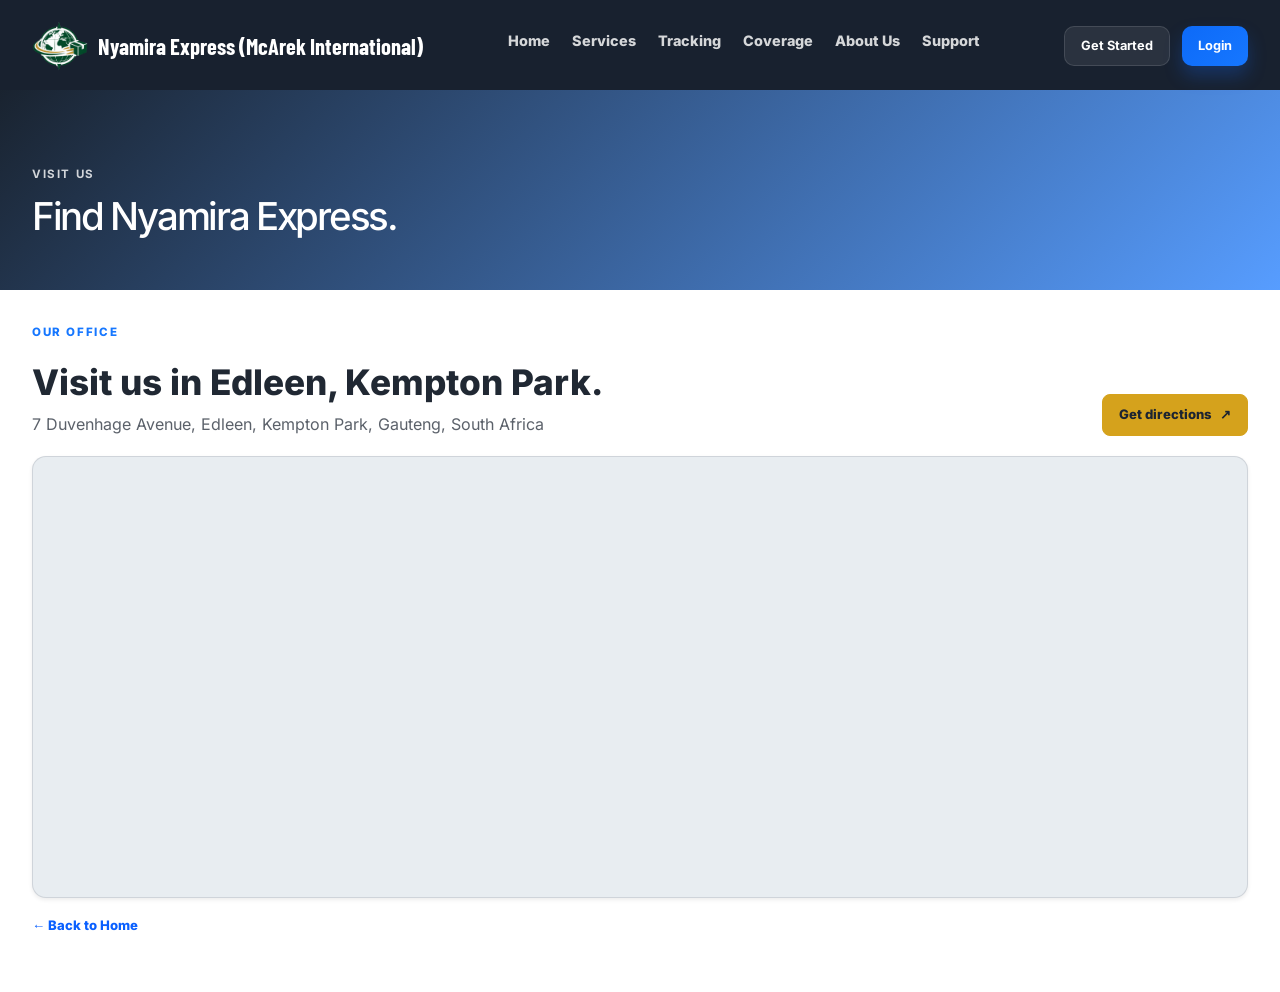
<file: location.html>
<!DOCTYPE html>
<html lang="en">
  <head>
    <meta charset="UTF-8" />
    <meta name="viewport" content="width=device-width, initial-scale=1.0" />
    <title>Our Location | Nyamira Express (McArek International)</title>
    <meta name="description" content="Find Nyamira Express (McArek International) at 7 Duvenhage Avenue, Edleen, Kempton Park." />
    <link href="https://cdn.jsdelivr.net/npm/bootstrap@5.3.3/dist/css/bootstrap.min.css" rel="stylesheet" integrity="sha384-QWTKZyjpPEjISv5WaRU9OFeRpok6YctnYmDr5pNlyT2bRjXh0JMhjY6hW+ALEwIH" crossorigin="anonymous" />
    <link rel="stylesheet" href="styles.css?v=16" />
  </head>
  <body>
    <div class="page-shell">
      <header class="topbar">
        <div class="brand-wrap" aria-label="Nyamira Express brand">
          <div class="logo-mark" aria-hidden="true"><img src="images/logo-cropped.png" alt="" /></div>
          <div class="brand-copy">
            <div class="brand-name">Nyamira Express (McArek International)</div>
          </div>
        </div>

        <nav class="main-nav" aria-label="Main navigation">
          <a href="index.html">Home</a>
          <a href="services.html">Services</a>
          <a href="tracking.html">Tracking</a>
          <a href="coverage.html">Coverage</a>
          <a href="about.html">About Us</a>
          <a href="support.html">Support</a>
        </nav>

        <div class="action-group">
          <a class="nav-cta dark" href="get-started.html">Get Started</a>
          <a class="nav-cta solid" href="login.html">Login</a>
        </div>
      </header>

      <main class="page-main inner-page">
        <section class="page-hero small-hero">
          <div class="page-hero-copy">
            <span class="eyebrow">VISIT US</span>
            <h1>Find Nyamira Express.</h1>
          </div>
        </section>

        <section class="info-section business-location-content">
          <div class="business-location-heading">
            <div>
              <span class="eyebrow dark">OUR OFFICE</span>
              <h2>Visit us in Edleen, Kempton Park.</h2>
              <p>7 Duvenhage Avenue, Edleen, Kempton Park, Gauteng, South Africa</p>
            </div>
            <a class="business-directions-button" href="https://www.google.com/maps/search/?api=1&amp;query=7%20Duvenhage%20Avenue%2C%20Edleen%2C%20Kempton%20Park%2C%20Gauteng%2C%20South%20Africa" target="_blank" rel="noopener noreferrer">
              Get directions <span aria-hidden="true">↗</span>
            </a>
          </div>

          <div class="business-location-map card shadow-sm">
            <iframe
              title="Map showing Nyamira Express at 7 Duvenhage Avenue, Edleen"
              src="https://www.openstreetmap.org/export/embed.html?bbox=28.2085%2C-26.1005%2C28.2135%2C-26.0965&amp;layer=mapnik&amp;marker=-26.0985586%2C28.211056"
              loading="lazy"
              referrerpolicy="no-referrer-when-downgrade"
            ></iframe>
          </div>

          <a class="business-location-back" href="index.html">← Back to Home</a>
        </section>
      </main>
    </div>
    <script src="bot.js"></script>
  </body>
</html>
</file>
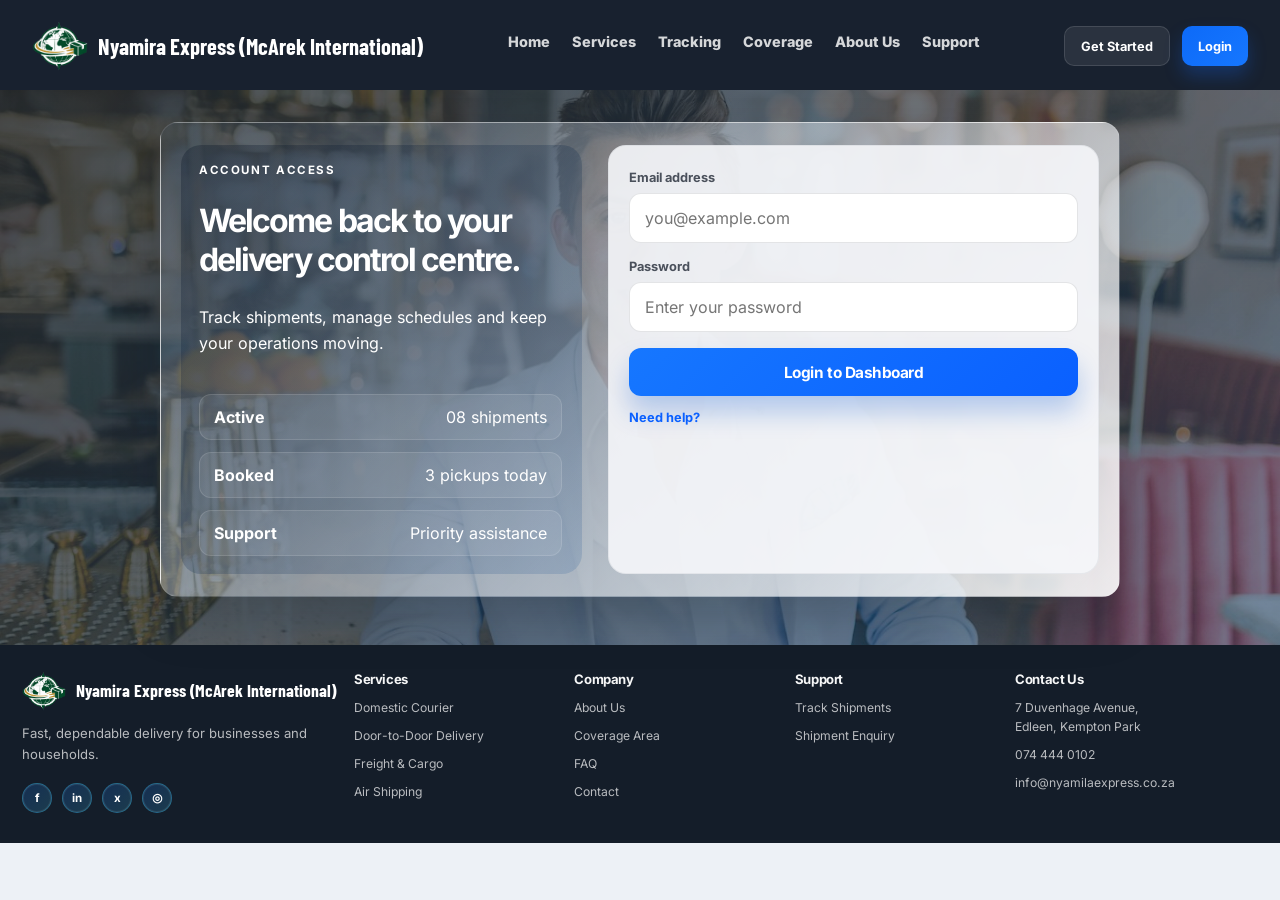
<file: login.html>
<!DOCTYPE html>
<html lang="en">
  <head>
    <meta charset="UTF-8" />
    <meta name="viewport" content="width=device-width, initial-scale=1.0" />
    <title>Login | Nyamira Express (McArek International)</title>
    <meta name="description" content="Login to Nyamira Express (McArek International) to manage your deliveries and shipments." />
    <link rel="stylesheet" href="styles.css" />
  </head>
  <body>
    <div class="page-shell">
      <header class="topbar">
        <div class="brand-wrap" aria-label="Nyamira Express brand">
          <div class="logo-mark" aria-hidden="true"><img src="images/logo-cropped.png" alt="" /></div>
          <div class="brand-copy">
            <div class="brand-name">Nyamira Express (McArek International)</div>
          </div>
        </div>

        <nav class="main-nav" aria-label="Main navigation">
          <a href="index.html">Home</a>
          <a href="services.html">Services</a>
          <a href="tracking.html">Tracking</a>
          <a href="coverage.html">Coverage</a>
          <a href="about.html">About Us</a>
          <a href="support.html">Support</a>
        </nav>

        <div class="action-group">
          <a class="nav-cta dark" href="get-started.html">Get Started</a>
          <a class="nav-cta solid" href="login.html">Login</a>
        </div>
      </header>

      <main class="page-main inner-page auth-page login-page">
        <section class="auth-card login-card">
          <div class="auth-copy auth-visual-panel">
            <span class="eyebrow">ACCOUNT ACCESS</span>
            <h1>Welcome back to your delivery control centre.</h1>
            <p>Track shipments, manage schedules and keep your operations moving.</p>

            <div class="mini-feature-list">
              <div><strong>Active</strong><span>08 shipments</span></div>
              <div><strong>Booked</strong><span>3 pickups today</span></div>
              <div><strong>Support</strong><span>Priority assistance</span></div>
            </div>
          </div>

          <form class="auth-form login-form" action="dashboard.html">
            <div class="form-row">
              <label for="login-email">Email address</label>
              <input id="login-email" type="email" placeholder="you@example.com" />
            </div>
            <div class="form-row">
              <label for="login-password">Password</label>
              <input id="login-password" type="password" placeholder="Enter your password" />
            </div>
            <button type="submit" class="primary-btn large-btn">Login to Dashboard</button>
            <div class="auth-footer-links">
              <a href="support.html">Need help?</a>
            </div>
          </form>
        </section>
      </main>

      <footer class="site-footer">
        <div class="footer-top">
          <div class="footer-brand">
            <div class="brand-wrap footer-brand-wrap">
              <div class="logo-mark" aria-hidden="true"><img src="images/logo-cropped.png" alt="" /></div>
              <div class="brand-copy footer-copy">
                  <div class="brand-name">Nyamira Express (McArek International)</div>
              </div>
            </div>
            <p>Fast, dependable delivery for businesses and households.</p>
            <div class="socials" aria-label="Social media links">
              <span>f</span>
              <span>in</span>
              <span>x</span>
              <span>◎</span>
            </div>
          </div>

          <div class="footer-column">
            <h5>Services</h5>
            <ul>
              <li>Domestic Courier</li>
              <li>Door-to-Door Delivery</li>
              <li>Freight &amp; Cargo</li>
              <li>Air Shipping</li>
            </ul>
          </div>

          <div class="footer-column">
            <h5>Company</h5>
            <ul>
              <li>About Us</li>
              <li>Coverage Area</li>
              <li>FAQ</li>
              <li>Contact</li>
            </ul>
          </div>

          <div class="footer-column">
            <h5>Support</h5>
            <ul>
              <li>Track Shipments</li>
              <li>Shipment Enquiry</li>
            </ul>
          </div>

          <div class="footer-column contact-col">
            <h5>Contact Us</h5>
            <ul>
              <li>7 Duvenhage Avenue,<br />Edleen, Kempton Park</li>
              <li>074 444 0102</li>
              <li>info@nyamilaexpress.co.za</li>
            </ul>
          </div>
        </div>
      </footer>
    </div>
    <script src="bot.js"></script>
  </body>
</html>
</file>
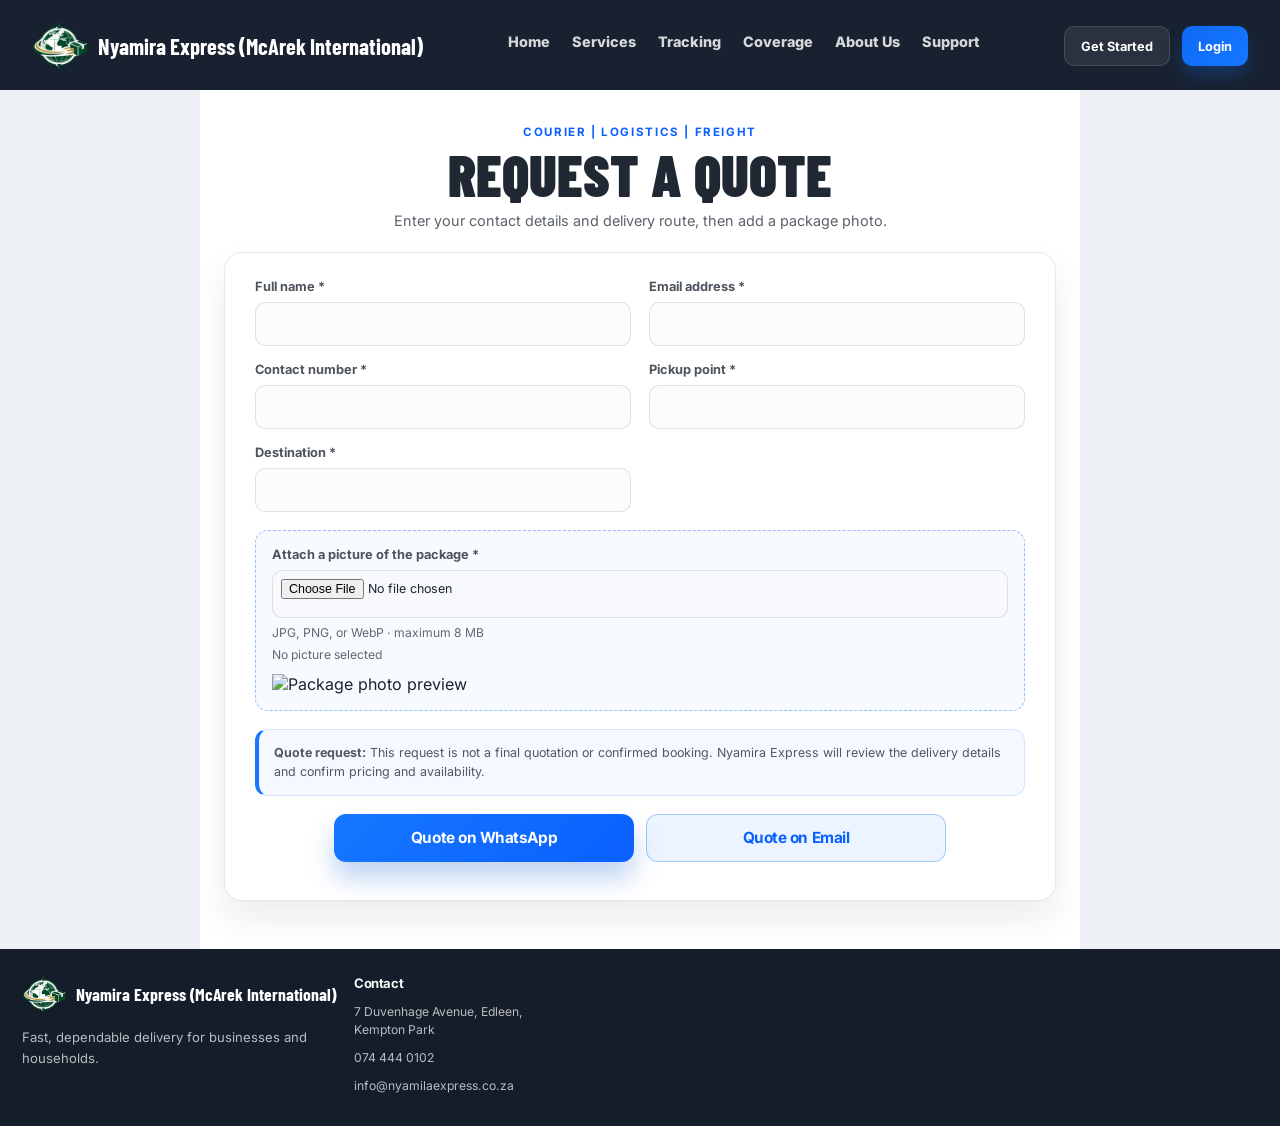
<file: quote.html>
<!DOCTYPE html>
<html lang="en">
  <head>
    <meta charset="UTF-8" />
    <meta name="viewport" content="width=device-width, initial-scale=1.0" />
    <title>Get a Quote | Nyamira Express (McArek International)</title>
    <meta name="description" content="Request a courier quote from Nyamira Express (McArek International)." />
    <link rel="stylesheet" href="styles.css" />
  </head>
  <body>
    <div class="page-shell">
      <header class="topbar">
        <div class="brand-wrap" aria-label="Nyamira Express brand">
          <div class="logo-mark" aria-hidden="true"><img src="images/logo-cropped.png" alt="" /></div>
          <div class="brand-copy">
            <div class="brand-name">Nyamira Express (McArek International)</div>
          </div>
        </div>
        <nav class="main-nav" aria-label="Main navigation">
          <a href="index.html">Home</a>
          <a href="services.html">Services</a>
          <a href="tracking.html">Tracking</a>
          <a href="coverage.html">Coverage</a>
          <a href="about.html">About Us</a>
          <a href="support.html">Support</a>
        </nav>
        <div class="action-group">
          <a class="nav-cta dark" href="get-started.html">Get Started</a>
          <a class="nav-cta solid" href="login.html">Login</a>
        </div>
      </header>

      <main class="page-main quote-page">
        <section class="quote-intro">
          <span class="eyebrow">COURIER | LOGISTICS | FREIGHT</span>
          <h1>Request a quote</h1>
          <p>Enter your contact details and delivery route, then add a package photo.</p>
        </section>

        <form class="quote-form" id="quote-request-form">
          <div class="quote-fields">
            <div class="form-row">
              <label for="quote-name">Full name *</label>
              <input id="quote-name" name="name" type="text" autocomplete="name" maxlength="120" required />
            </div>
            <div class="form-row">
              <label for="quote-email">Email address *</label>
              <input id="quote-email" name="email" type="email" autocomplete="email" maxlength="254" required />
            </div>
            <div class="form-row">
              <label for="quote-phone">Contact number *</label>
              <input id="quote-phone" name="phone" type="tel" autocomplete="tel" maxlength="40" required />
            </div>
            <div class="form-row">
              <label for="quote-origin">Pickup point *</label>
              <input id="quote-origin" name="origin" type="text" maxlength="200" required />
            </div>
            <div class="form-row">
              <label for="quote-destination">Destination *</label>
              <input id="quote-destination" name="destination" type="text" maxlength="200" required />
            </div>
            <div class="form-row quote-photo-field">
              <label for="quote-package-photo">Attach a picture of the package *</label>
              <input id="quote-package-photo" name="packagePhoto" type="file" accept="image/jpeg,image/png,image/webp" required />
              <small>JPG, PNG, or WebP · maximum 8 MB</small>
              <span id="quote-photo-name" class="quote-photo-name">No picture selected</span>
              <img id="quote-photo-preview" class="quote-photo-preview" alt="Package photo preview" hidden />
            </div>
          </div>

          <div class="quote-terms">
            <p><strong>Quote request:</strong> This request is not a final quotation or confirmed booking. Nyamira Express will review the delivery details and confirm pricing and availability.</p>
          </div>

          <div class="quote-submit">
            <div class="quote-action-buttons">
              <button type="submit" class="primary-btn large-btn" id="quote-submit-button">Quote on WhatsApp</button>
              <button type="button" class="secondary-btn large-btn" id="quote-email-button">Quote on Email</button>
            </div>
            <p id="quote-request-status" role="status" aria-live="polite"></p>
          </div>
        </form>
      </main>

      <footer class="site-footer">
        <div class="footer-top">
          <div class="footer-brand">
            <div class="brand-wrap footer-brand-wrap">
              <div class="logo-mark" aria-hidden="true"><img src="images/logo-cropped.png" alt="" /></div>
              <div class="brand-copy footer-copy"><div class="brand-name">Nyamira Express (McArek International)</div></div>
            </div>
            <p>Fast, dependable delivery for businesses and households.</p>
          </div>
          <div class="footer-column"><h5>Contact</h5><ul><li>7 Duvenhage Avenue, Edleen, Kempton Park</li><li>074 444 0102</li><li>info@nyamilaexpress.co.za</li></ul></div>
        </div>
      </footer>
    </div>
    <script src="quote.js"></script>
  </body>
</html>
</file>
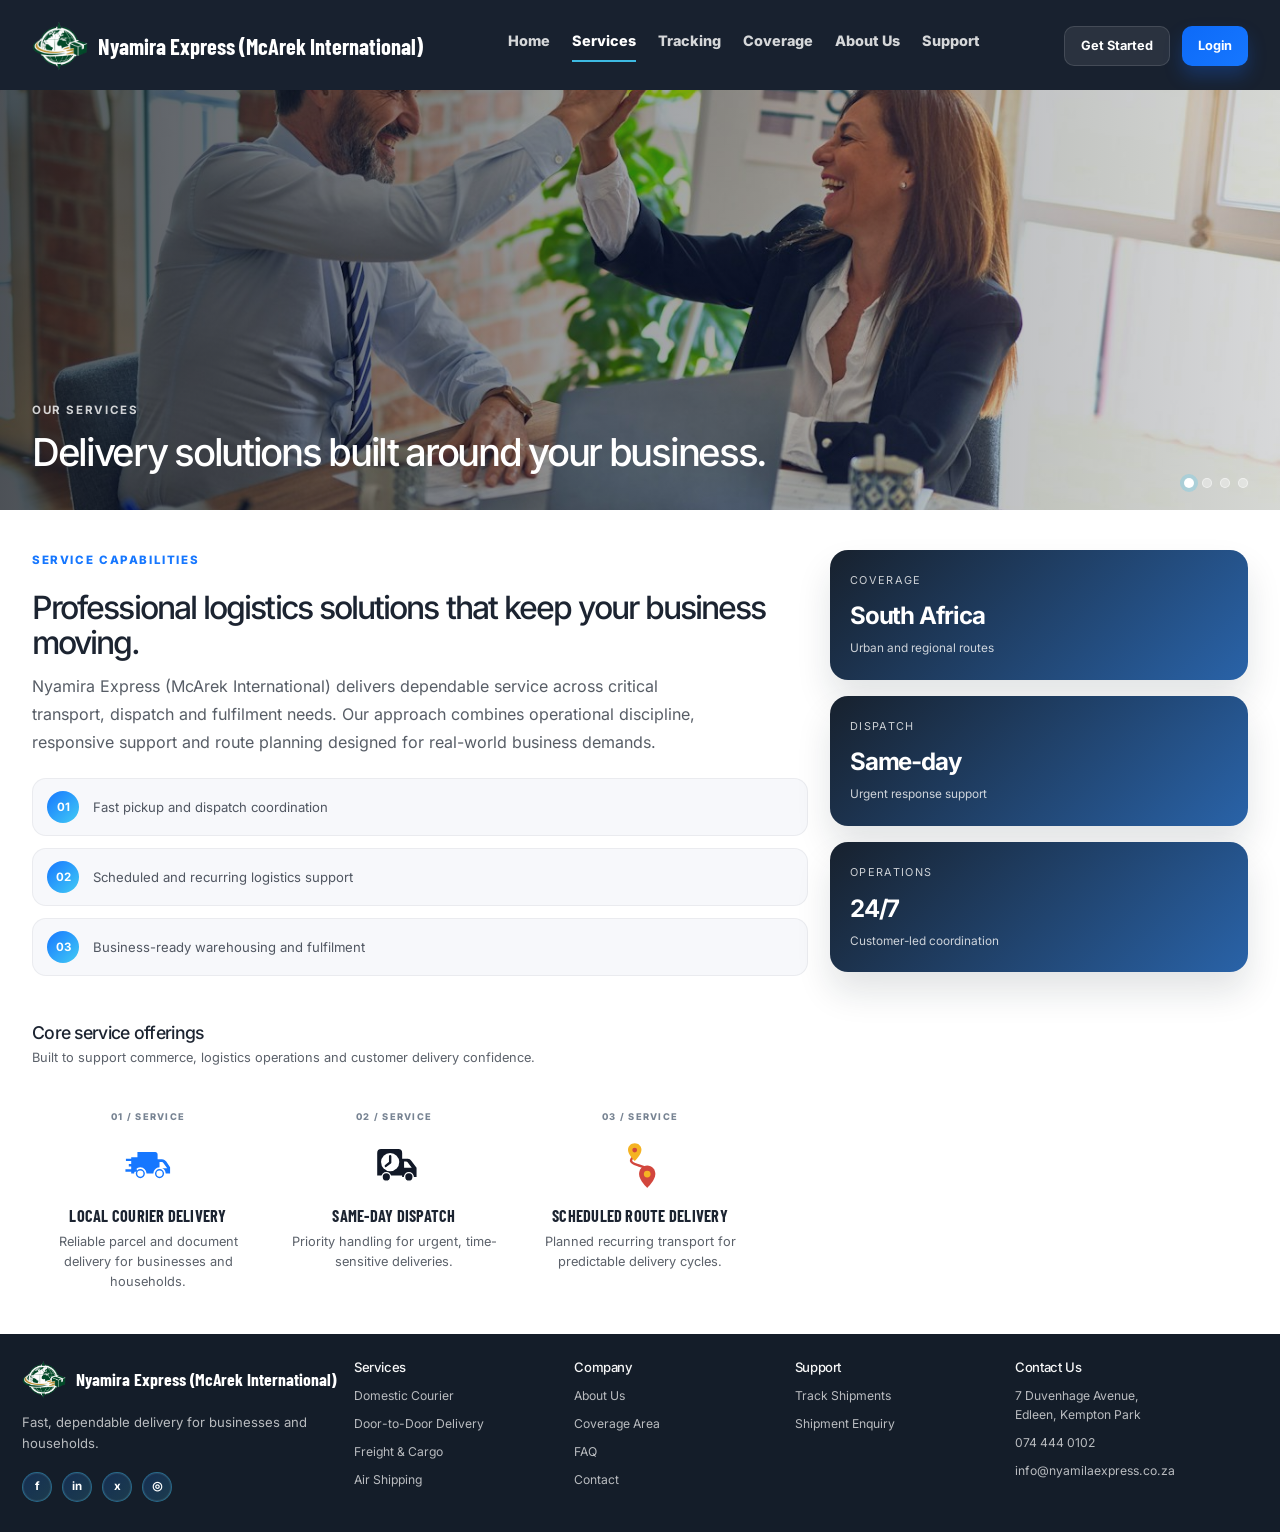
<file: services.html>
<!DOCTYPE html>
<html lang="en">
  <head>
    <meta charset="UTF-8" />
    <meta name="viewport" content="width=device-width, initial-scale=1.0" />
    <title>Services | Nyamira Express (McArek International)</title>
    <meta name="description" content="Explore Nyamira Express (McArek International) logistics services for courier, freight, and business delivery." />
    <link href="https://cdn.jsdelivr.net/npm/bootstrap@5.3.3/dist/css/bootstrap.min.css" rel="stylesheet" integrity="sha384-QWTKZyjpPEjISv5WaRU9OFeRpok6YctnYmDr5pNlyT2bRjXh0JMhjY6hW+ALEwIH" crossorigin="anonymous" />
    <link rel="stylesheet" href="styles.css?v=12" />
  </head>
  <body>
    <div class="page-shell">
      <header class="topbar">
        <div class="brand-wrap" aria-label="Nyamira Express brand">
          <div class="logo-mark" aria-hidden="true"><img src="images/logo-cropped.png" alt="" /></div>
          <div class="brand-copy">
            <div class="brand-name">Nyamira Express (McArek International)</div>
          </div>
        </div>

        <nav class="main-nav" aria-label="Main navigation">
          <a href="index.html">Home</a>
          <a href="services.html" class="active">Services</a>
          <a href="tracking.html">Tracking</a>
          <a href="coverage.html">Coverage</a>
          <a href="about.html">About Us</a>
          <a href="support.html">Support</a>
        </nav>

        <div class="action-group">
          <a class="nav-cta dark" href="get-started.html">Get Started</a>
          <a class="nav-cta solid" href="login.html">Login</a>
        </div>
      </header>

      <main class="page-main inner-page">
        <section class="page-hero auto-slider" data-auto-slider>
          <div class="slider-track">
            <div class="slider-slide active" style="background-image: url('images/services-delivery.jpg');">
              <div class="slider-content">
                <div class="page-hero-copy">
                  <span class="eyebrow">OUR SERVICES</span>
                  <h1>Delivery solutions built around your business.</h1>
                </div>
              </div>
            </div>
            <div class="slider-slide" style="background-image: url('images/about-logistics.jpg');">
              <div class="slider-content">
                <div class="page-hero-copy">
                  <span class="eyebrow">EXPRESS DISPATCH</span>
                  <h1>Urgent deliveries with speed, precision and control.</h1>
                </div>
              </div>
            </div>
            <div class="slider-slide" style="background-image: url('images/coverage-map.jpg');">
              <div class="slider-content">
                <div class="page-hero-copy">
                  <span class="eyebrow">SOUTH AFRICA</span>
                  <h1>Regional logistics support across major delivery corridors.</h1>
                </div>
              </div>
            </div>
            <div class="slider-slide" style="background-image: url('images/contact-support.jpg');">
              <div class="slider-content">
                <div class="page-hero-copy">
                  <span class="eyebrow">CLIENT SUPPORT</span>
                  <h1>Human service behind every route and every shipment.</h1>
                </div>
              </div>
            </div>
          </div>
          <div class="slider-dots" aria-label="Slide navigation">
            <span class="slider-dot active"></span>
            <span class="slider-dot"></span>
            <span class="slider-dot"></span>
            <span class="slider-dot"></span>
          </div>
        </section>

        <section class="info-section service-overview">
          <div class="overview-copy">
            <span class="eyebrow dark">SERVICE CAPABILITIES</span>
            <h2>Professional logistics solutions that keep your business moving.</h2>
            <p>
              Nyamira Express (McArek International) delivers dependable service across critical transport, dispatch and fulfilment needs.
              Our approach combines operational discipline, responsive support and route planning designed for real-world business demands.
            </p>
            <div class="overview-points">
              <div>
                <strong>01</strong>
                <span>Fast pickup and dispatch coordination</span>
              </div>
              <div>
                <strong>02</strong>
                <span>Scheduled and recurring logistics support</span>
              </div>
              <div>
                <strong>03</strong>
                <span>Business-ready warehousing and fulfilment</span>
              </div>
            </div>
          </div>

          <div class="overview-stats">
            <div class="mini-stat-card">
              <span>Coverage</span>
              <strong>South Africa</strong>
              <small>Urban and regional routes</small>
            </div>
            <div class="mini-stat-card">
              <span>Dispatch</span>
              <strong>Same-day</strong>
              <small>Urgent response support</small>
            </div>
            <div class="mini-stat-card">
              <span>Operations</span>
              <strong>24/7</strong>
              <small>Customer-led coordination</small>
            </div>
          </div>
        </section>

        <section class="info-section">
          <div class="section-head compact">
            <div>
              <h3>Core service offerings</h3>
              <p>Built to support commerce, logistics operations and customer delivery confidence.</p>
            </div>
          </div>

          <div class="service-feature-grid">
            <article class="service-feature">
              <div class="service-icon-feature" aria-hidden="true">
                <svg viewBox="0 0 100 100">
                  <g fill="var(--electric-blue)">
                    <path d="M28 25h37c3 0 5 2 5 5v10h9c4 0 7 2 9 5l8 12v13h-9a13 13 0 0 0-26 0H47a13 13 0 0 0-26 0h-6V36h13z"></path>
                    <path d="M4 39h23v5H4zM10 50h17v5H10zM3 61h24v5H3z"></path>
                  </g>
                  <path d="M74 46v13h16l-8-11a4 4 0 0 0-3-2z" fill="#fff"></path>
                  <circle cx="34" cy="70" r="8" fill="#fff" stroke="var(--electric-blue)" stroke-width="3"></circle>
                  <circle cx="74" cy="70" r="8" fill="#fff" stroke="var(--electric-blue)" stroke-width="3"></circle>
                </svg>
              </div>
              <h4>Local Courier Delivery</h4>
              <p>Reliable parcel and document delivery for businesses and households.</p>
            </article>

            <article class="service-feature">
              <div class="service-icon-feature" aria-hidden="true">
                <svg viewBox="0 0 100 100">
                  <path d="M15 27a8 8 0 0 1 8-8h36a8 8 0 0 1 8 8v47H15zM67 39h12a9 9 0 0 1 7 4l11 15v19H67z" fill="#111827"></path>
                  <circle cx="42" cy="46" r="19" fill="#fff"></circle>
                  <path d="M42 34v13l-9 7" fill="none" stroke="#111827" stroke-width="5" stroke-linecap="round" stroke-linejoin="round"></path>
                  <path d="M71 45v13h16l-9-12a4 4 0 0 0-3-1z" fill="#fff"></path>
                  <circle cx="34" cy="77" r="9" fill="#111827" stroke="#fff" stroke-width="3"></circle>
                  <circle cx="81" cy="77" r="9" fill="#111827" stroke="#fff" stroke-width="3"></circle>
                </svg>
              </div>
              <h4>Same-Day Dispatch</h4>
              <p>Priority handling for urgent, time-sensitive deliveries.</p>
            </article>

            <article class="service-feature">
              <div class="service-icon-feature" aria-hidden="true">
                <svg viewBox="0 0 100 100">
                  <path d="M39 32C28 42 28 47 44 52s27 7 17 20" fill="none" stroke="#d2463d" stroke-width="5" stroke-linecap="round"></path>
                  <path d="M39 7c-8 0-14 6-14 14 0 10 14 23 14 23s14-13 14-23c0-8-6-14-14-14z" fill="#f5b323"></path>
                  <circle cx="39" cy="21" r="5" fill="#d2463d"></circle>
                  <path d="M65 53c-10 0-17 8-17 18 0 13 17 29 17 29s17-16 17-29c0-10-7-18-17-18z" fill="#d2463d"></path>
                  <circle cx="65" cy="71" r="7" fill="#f5b323"></circle>
                </svg>
              </div>
              <h4>Scheduled Route Delivery</h4>
              <p>Planned recurring transport for predictable delivery cycles.</p>
            </article>
          </div>
        </section>
      </main>

      <footer class="site-footer">
        <div class="footer-top">
          <div class="footer-brand">
            <div class="brand-wrap footer-brand-wrap">
              <div class="logo-mark" aria-hidden="true"><img src="images/logo-cropped.png" alt="" /></div>
              <div class="brand-copy footer-copy">
                  <div class="brand-name">Nyamira Express (McArek International)</div>
              </div>
            </div>
            <p>Fast, dependable delivery for businesses and households.</p>
            <div class="socials" aria-label="Social media links">
              <span>f</span>
              <span>in</span>
              <span>x</span>
              <span>◎</span>
            </div>
          </div>

          <div class="footer-column">
            <h5>Services</h5>
            <ul>
              <li>Domestic Courier</li>
              <li>Door-to-Door Delivery</li>
              <li>Freight &amp; Cargo</li>
              <li>Air Shipping</li>
            </ul>
          </div>

          <div class="footer-column">
            <h5>Company</h5>
            <ul>
              <li>About Us</li>
              <li>Coverage Area</li>
              <li>FAQ</li>
              <li>Contact</li>
            </ul>
          </div>

          <div class="footer-column">
            <h5>Support</h5>
            <ul>
              <li>Track Shipments</li>
              <li>Shipment Enquiry</li>
            </ul>
          </div>

          <div class="footer-column contact-col">
            <h5>Contact Us</h5>
            <ul>
              <li>7 Duvenhage Avenue,<br />Edleen, Kempton Park</li>
              <li>074 444 0102</li>
              <li>info@nyamilaexpress.co.za</li>
            </ul>
          </div>
        </div>
      </footer>
    </div>
    <script src="page-slider.js"></script>
    <script src="bot.js"></script>
  </body>
</html>
</file>
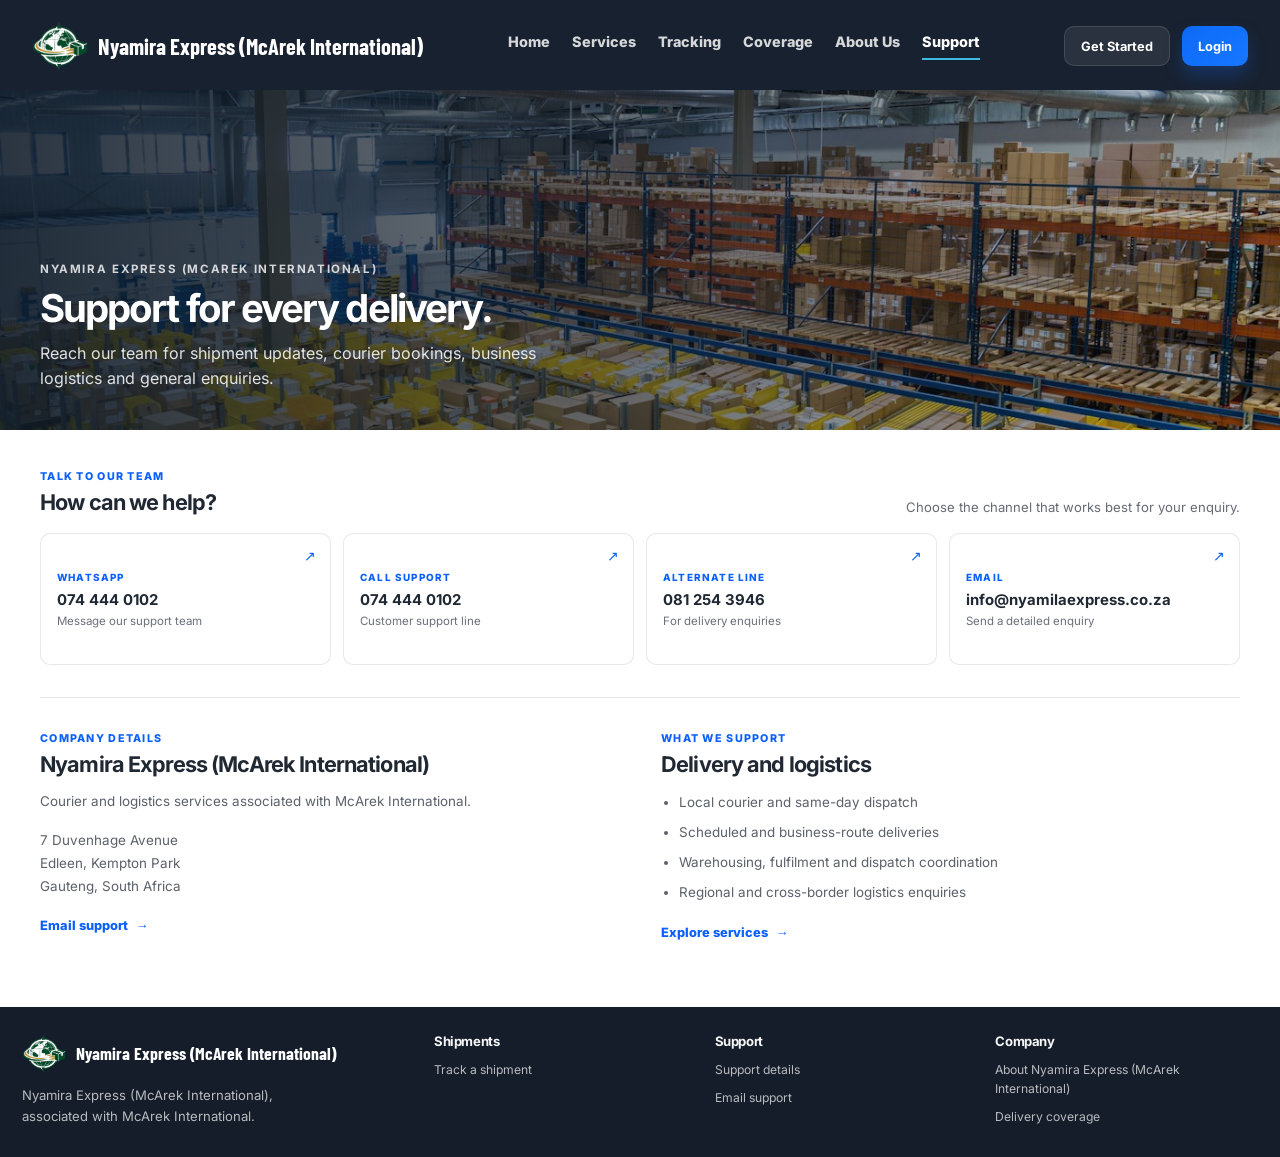
<file: support.html>
<!DOCTYPE html>
<html lang="en">
  <head>
    <meta charset="UTF-8" />
    <meta name="viewport" content="width=device-width, initial-scale=1.0" />
    <title>Support | Nyamira Express (McArek International)</title>
    <meta name="description" content="Contact Nyamira Express (McArek International) support for courier, delivery, warehousing and logistics enquiries." />
    <link rel="stylesheet" href="styles.css" />
  </head>
  <body>
    <div class="page-shell">
      <header class="topbar">
        <div class="brand-wrap" aria-label="Nyamira Express brand">
          <div class="logo-mark" aria-hidden="true"><img src="images/logo-cropped.png" alt="" /></div>
          <div class="brand-copy"><div class="brand-name">Nyamira Express (McArek International)</div></div>
        </div>
        <nav class="main-nav" aria-label="Main navigation">
          <a href="index.html">Home</a>
          <a href="services.html">Services</a>
          <a href="tracking.html">Tracking</a>
          <a href="coverage.html">Coverage</a>
          <a href="about.html">About Us</a>
          <a href="support.html" class="active">Support</a>
        </nav>
        <div class="action-group">
          <a class="nav-cta dark" href="get-started.html">Get Started</a>
          <a class="nav-cta solid" href="login.html">Login</a>
        </div>
      </header>

      <main class="page-main inner-page support-page">
        <section class="support-hero">
          <img src="images/about-logistics.jpg" alt="Warehouse shelving and parcels in a logistics facility" />
          <div class="support-hero-shade"></div>
          <div class="support-hero-copy">
            <span class="eyebrow">NYAMIRA EXPRESS (MCAREK INTERNATIONAL)</span>
            <h1>Support for every delivery.</h1>
            <p>Reach our team for shipment updates, courier bookings, business logistics and general enquiries.</p>
          </div>
        </section>

        <div class="support-content">
          <section class="support-contacts" aria-labelledby="support-contact-title">
            <div class="support-section-title">
              <div><span class="section-kicker">TALK TO OUR TEAM</span><h2 id="support-contact-title">How can we help?</h2></div>
              <p>Choose the channel that works best for your enquiry.</p>
            </div>
            <div class="support-channel-grid">
              <a class="support-channel" href="https://wa.me/27744440102" target="_blank" rel="noreferrer">
                <span class="channel-label">WHATSAPP</span><strong>074 444 0102</strong><small>Message our support team</small><span class="channel-arrow" aria-hidden="true">↗</span>
              </a>
              <a class="support-channel" href="tel:+27744440102">
                <span class="channel-label">CALL SUPPORT</span><strong>074 444 0102</strong><small>Customer support line</small><span class="channel-arrow" aria-hidden="true">↗</span>
              </a>
              <a class="support-channel" href="tel:+27812543946">
                <span class="channel-label">ALTERNATE LINE</span><strong>081 254 3946</strong><small>For delivery enquiries</small><span class="channel-arrow" aria-hidden="true">↗</span>
              </a>
              <a class="support-channel" href="mailto:info@nyamilaexpress.co.za">
                <span class="channel-label">EMAIL</span><strong>info@nyamilaexpress.co.za</strong><small>Send a detailed enquiry</small><span class="channel-arrow" aria-hidden="true">↗</span>
              </a>
            </div>
          </section>

          <section class="support-details" aria-label="Company and service information">
            <div class="support-company">
              <span class="section-kicker">COMPANY DETAILS</span>
              <h2>Nyamira Express (McArek International)</h2>
              <p>Courier and logistics services associated with McArek International.</p>
              <address>7 Duvenhage Avenue<br />Edleen, Kempton Park<br />Gauteng, South Africa</address>
              <a class="text-action" href="mailto:info@nyamilaexpress.co.za">Email support <span aria-hidden="true">→</span></a>
            </div>
            <div class="support-services">
              <span class="section-kicker">WHAT WE SUPPORT</span>
              <h2>Delivery and logistics</h2>
              <ul>
                <li>Local courier and same-day dispatch</li>
                <li>Scheduled and business-route deliveries</li>
                <li>Warehousing, fulfilment and dispatch coordination</li>
                <li>Regional and cross-border logistics enquiries</li>
              </ul>
              <a class="text-action" href="services.html">Explore services <span aria-hidden="true">→</span></a>
            </div>
          </section>
        </div>
      </main>

      <footer class="site-footer dashboard-footer">
        <div class="footer-top">
          <div class="footer-brand">
            <div class="brand-wrap footer-brand-wrap">
              <div class="logo-mark" aria-hidden="true"><img src="images/logo-cropped.png" alt="" /></div>
              <div class="brand-copy footer-copy"><div class="brand-name">Nyamira Express (McArek International)</div></div>
            </div>
            <p>Nyamira Express (McArek International), associated with McArek International.</p>
          </div>
          <div class="footer-column"><h5>Shipments</h5><ul><li><a href="tracking.html">Track a shipment</a></li></ul></div>
          <div class="footer-column"><h5>Support</h5><ul><li><a href="support.html">Support details</a></li><li><a href="mailto:info@nyamilaexpress.co.za">Email support</a></li></ul></div>
          <div class="footer-column"><h5>Company</h5><ul><li><a href="about.html">About Nyamira Express (McArek International)</a></li><li><a href="coverage.html">Delivery coverage</a></li></ul></div>
        </div>
      </footer>
    </div>
  </body>
</html>
</file>
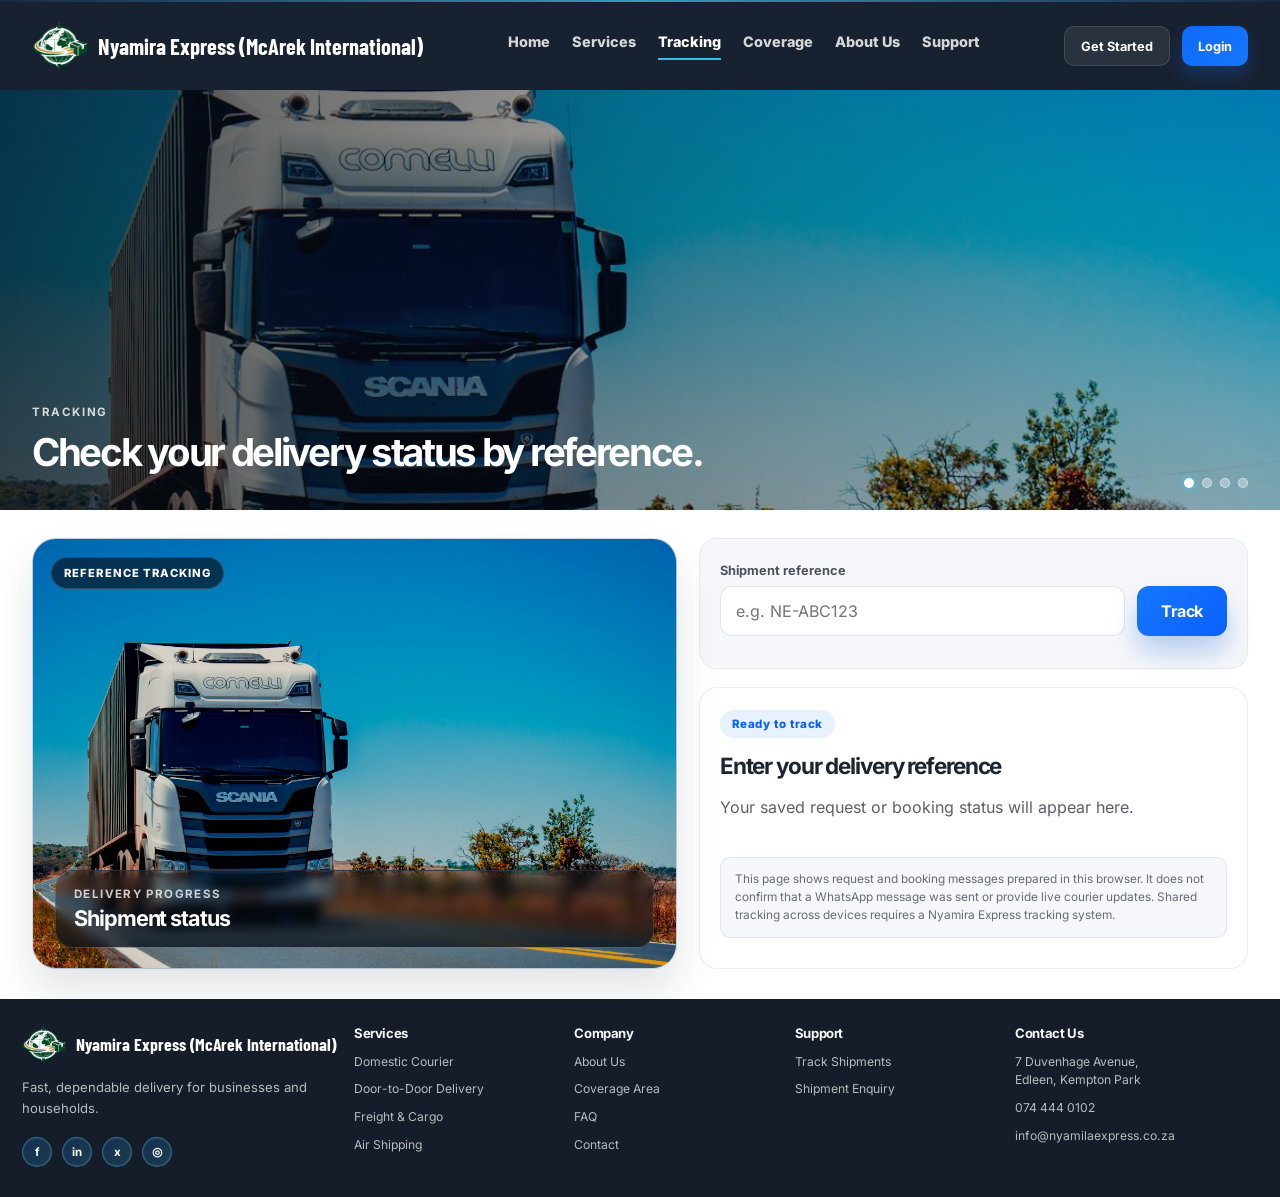
<file: tracking.html>
<!DOCTYPE html>
<html lang="en">
  <head>
    <meta charset="UTF-8" />
    <meta name="viewport" content="width=device-width, initial-scale=1.0" />
    <title>Track Shipment | Nyamira Express (McArek International)</title>
    <meta name="description" content="Look up your Nyamira Express (McArek International) delivery request or booking status by reference." />
    <link rel="stylesheet" href="styles.css?v=21" />
  </head>
  <body>
    <div class="page-shell">
      <header class="topbar">
        <div class="brand-wrap" aria-label="Nyamira Express brand">
          <div class="logo-mark" aria-hidden="true"><img src="images/logo-cropped.png" alt="" /></div>
          <div class="brand-copy">
            <div class="brand-name">Nyamira Express (McArek International)</div>
          </div>
        </div>

        <nav class="main-nav" aria-label="Main navigation">
          <a href="index.html">Home</a>
          <a href="services.html">Services</a>
          <a href="tracking.html" class="active">Tracking</a>
          <a href="coverage.html">Coverage</a>
          <a href="about.html">About Us</a>
          <a href="support.html">Support</a>
        </nav>

        <div class="action-group">
          <a class="nav-cta dark" href="get-started.html">Get Started</a>
          <a class="nav-cta solid" href="login.html">Login</a>
        </div>
      </header>

      <main class="page-main inner-page">
        <section class="page-hero auto-slider" data-auto-slider>
          <div class="slider-track">
            <div class="slider-slide active" style="background-image: url('images/tracking-route.jpg');">
              <div class="slider-content">
                <div class="page-hero-copy">
                  <span class="eyebrow">TRACKING</span>
                  <h1>Check your delivery status by reference.</h1>
                </div>
              </div>
            </div>
            <div class="slider-slide" style="background-image: url('images/services-delivery.jpg');">
              <div class="slider-content">
                <div class="page-hero-copy">
                  <span class="eyebrow">REQUEST STATUS</span>
                  <h1>See whether your delivery request or booking has been submitted.</h1>
                </div>
              </div>
            </div>
            <div class="slider-slide" style="background-image: url('images/coverage-map.jpg');">
              <div class="slider-content">
                <div class="page-hero-copy">
                  <span class="eyebrow">BOOKING STATUS</span>
                  <h1>Use your delivery reference to find your latest saved status.</h1>
                </div>
              </div>
            </div>
            <div class="slider-slide" style="background-image: url('images/about-logistics.jpg');">
              <div class="slider-content">
                <div class="page-hero-copy">
                  <span class="eyebrow">NEXT STEPS</span>
                  <h1>Get the current request status and know what to do next.</h1>
                </div>
              </div>
            </div>
          </div>
          <div class="slider-dots" aria-label="Slide navigation">
            <span class="slider-dot active"></span>
            <span class="slider-dot"></span>
            <span class="slider-dot"></span>
            <span class="slider-dot"></span>
          </div>
        </section>

        <section class="info-section tracking-panel">
          <div class="tracking-visual-card" aria-label="Shipment tracking illustration">
            <div class="tracking-badge">Reference Tracking</div>
            <img
              id="tracking-visual"
              src="images/tracking-route.jpg"
              alt="Illustration of a courier truck travelling on a delivery route"
            />
              <div class="tracking-visual-overlay">
              <span>Delivery progress</span>
              <strong>Shipment status</strong>
            </div>
          </div>

          <div class="tracking-stack">
            <form class="tracking-form" id="tracking-form">
              <label for="tracking-code">Shipment reference</label>
              <div class="tracking-row">
                <input id="tracking-code" name="code" type="text" placeholder="e.g. NE-ABC123" autocomplete="off" maxlength="24" required />
                <button type="submit" class="primary-btn">Track</button>
              </div>
            </form>

            <div class="tracking-result" id="tracking-result" aria-live="polite">
              <div class="status-pill tracking-state" id="tracking-state">Ready to track</div>
              <h3 id="tracking-title">Enter your delivery reference</h3>
              <p id="tracking-last-update">Your saved request or booking status will appear here.</p>
              <p id="tracking-route" class="tracking-route" hidden></p>
              <ul id="tracking-milestones">
              </ul>
              <p class="tracking-limit-note">This page shows request and booking messages prepared in this browser. It does not confirm that a WhatsApp message was sent or provide live courier updates. Shared tracking across devices requires a Nyamira Express tracking system.</p>
            </div>
          </div>
        </section>
      </main>

      <footer class="site-footer">
        <div class="footer-top">
          <div class="footer-brand">
            <div class="brand-wrap footer-brand-wrap">
              <div class="logo-mark" aria-hidden="true"><img src="images/logo-cropped.png" alt="" /></div>
              <div class="brand-copy footer-copy">
                  <div class="brand-name">Nyamira Express (McArek International)</div>
              </div>
            </div>
            <p>Fast, dependable delivery for businesses and households.</p>
            <div class="socials" aria-label="Social media links">
              <span>f</span>
              <span>in</span>
              <span>x</span>
              <span>◎</span>
            </div>
          </div>

          <div class="footer-column">
            <h5>Services</h5>
            <ul>
              <li>Domestic Courier</li>
              <li>Door-to-Door Delivery</li>
              <li>Freight &amp; Cargo</li>
              <li>Air Shipping</li>
            </ul>
          </div>

          <div class="footer-column">
            <h5>Company</h5>
            <ul>
              <li>About Us</li>
              <li>Coverage Area</li>
              <li>FAQ</li>
              <li>Contact</li>
            </ul>
          </div>

          <div class="footer-column">
            <h5>Support</h5>
            <ul>
              <li>Track Shipments</li>
              <li>Shipment Enquiry</li>
            </ul>
          </div>

          <div class="footer-column contact-col">
            <h5>Contact Us</h5>
            <ul>
              <li>7 Duvenhage Avenue,<br />Edleen, Kempton Park</li>
              <li>074 444 0102</li>
              <li>info@nyamilaexpress.co.za</li>
            </ul>
          </div>
        </div>
      </footer>
    </div>
    <script src="page-slider.js"></script>
    <script src="tracking.js?v=3"></script>
    <script src="bot.js"></script>
  </body>
</html>
</file>
<file: styles.css>
@font-face {
  font-family: "Inter";
  font-style: normal;
  font-weight: 100 900;
  font-display: swap;
  src: url("images/inter-latin.woff2") format("woff2");
}

@font-face {
  font-family: "Barlow Condensed";
  font-style: normal;
  font-weight: 700;
  font-display: swap;
  src: url("images/barlow-condensed-700.woff2") format("woff2");
}

@font-face {
  font-family: "Barlow Condensed";
  font-style: normal;
  font-weight: 900;
  font-display: swap;
  src: url("images/barlow-condensed-900.woff2") format("woff2");
}

:root {
  --charcoal: #202833;
  --electric-blue: #1677ff;
  --electric-blue-2: #0a60ff;
  --sky-cyan: #42cbf5;
  --light-grey: #f3f6fa;
  --white: #ffffff;
  --page-bg: #edf1f6;
  --text: #1c2431;
  --shadow: 0 18px 35px rgba(18, 29, 42, 0.08);
}

* { box-sizing: border-box; }

html { scroll-behavior: smooth; }

@keyframes floatCard {
  0%, 100% { transform: translateY(0px); }
  50% { transform: translateY(-5px); }
}

@keyframes shimmerSweep {
  0% { transform: translateX(-120%); }
  100% { transform: translateX(120%); }
}

body {
  margin: 0;
  min-height: 100vh;
  font-family: "Inter", sans-serif;
  background: var(--page-bg);
  color: var(--text);
}

button,
a {
  font: inherit;
}

button {
  border: none;
  cursor: pointer;
}

img, svg {
  display: block;
  max-width: 100%;
}

.page-shell {
  width: min(100%, 1600px);
  margin: 0 auto;
  padding: 0;
}

.landing-panel {
  width: 100%;
  border: none;
  border-radius: 0;
  overflow: hidden;
  background: rgba(255, 255, 255, 0.6);
  box-shadow: none;
}

.topbar {
  display: flex;
  align-items: center;
  justify-content: space-between;
  gap: 18px;
  padding: 18px 32px 16px;
  background: rgba(16, 26, 39, 0.96);
  min-height: 90px;
}

.brand-wrap {
  display: flex;
  align-items: center;
  gap: 10px;
  min-width: 180px;
}

.logo-mark {
  display: flex;
  align-items: center;
  justify-content: center;
  flex: 0 0 56px;
  width: 56px;
  height: 52px;
}

.logo-mark img {
  display: block;
  width: 56px;
  height: 52px;
  object-fit: contain;
}

.brand-copy {
  display: flex;
  align-items: center;
  min-width: 0;
  line-height: 1;
  color: var(--white);
}

.brand-name {
  font-family: "Barlow Condensed", "Inter", sans-serif;
  font-weight: 700;
  font-size: 1.4rem;
  letter-spacing: 0;
  white-space: nowrap;
}

.main-nav {
  display: flex;
  align-items: center;
  justify-content: center;
  gap: 22px;
  flex-wrap: wrap;
}

.main-nav a {
  color: rgba(255, 255, 255, 0.82);
  text-decoration: none;
  font-size: 0.9rem;
  font-weight: 800;
  padding-bottom: 8px;
  border-bottom: 2px solid transparent;
  transition: color 0.2s ease, border-color 0.2s ease;
}

.main-nav a:hover,
.main-nav a.active {
  color: var(--white);
  border-color: rgba(66, 203, 245, 0.9);
}

.action-group {
  display: flex;
  align-items: center;
  gap: 12px;
}

.nav-cta {
  min-height: 40px;
  border-radius: 10px;
  padding: 0 16px;
  font-size: 0.8rem;
  font-weight: 700;
  display: inline-flex;
  align-items: center;
  justify-content: center;
  gap: 8px;
  text-decoration: none;
}

.nav-cta.dark {
  background: rgba(255, 255, 255, 0.08);
  color: var(--white);
  border: 1px solid rgba(255,255,255,0.12);
}

.nav-cta.dark svg {
  width: 14px;
  height: 14px;
  stroke: rgba(255,255,255,0.9);
  fill: none;
  stroke-width: 2;
  stroke-linecap: round;
  stroke-linejoin: round;
}

.nav-cta.solid {
  background: linear-gradient(135deg, #0d6af8 0%, #1677ff 100%);
  color: var(--white);
  box-shadow: 0 10px 18px rgba(20, 108, 255, 0.25);
}

.hero {
  position: relative;
  overflow: hidden;
  background: linear-gradient(180deg, rgba(22, 34, 47, 0.08), rgba(18, 30, 42, 0.15)),
    url('images/home-hero.jpg') center/cover no-repeat;
  min-height: 460px;
  padding: 56px 32px 18px;
  display: block;
}

.hero.hero-slider {
  min-height: 640px;
  display: flex;
  align-items: center;
  padding: 0 44px;
  background: #101a27;
}

.hero-slider .hero-slider-track {
  position: absolute;
  inset: 0;
  min-height: 100%;
}

.hero-slider .hero-overlay {
  z-index: 0;
  background: linear-gradient(90deg, rgba(8, 18, 30, 0.78) 0%, rgba(8, 18, 30, 0.52) 48%, rgba(8, 18, 30, 0.12) 100%);
  pointer-events: none;
}

.hero-slider .hero-copy {
  width: min(100%, 760px);
  padding: 24px 0 44px 8px;
  z-index: 1;
}

.hero-slider .hero-slider-dots {
  right: auto;
  bottom: 28px;
  left: 52px;
}

.hero-slider-dots .slider-dot {
  width: 24px;
  height: 3px;
  border: 0;
  border-radius: 2px;
  background: rgba(255,255,255,0.48);
}

.hero-slider-dots .slider-dot.active {
  background: var(--white);
  box-shadow: none;
}

.page-main {
  background: var(--white);
}

.inner-page {
  padding-bottom: 20px;
}

.page-hero {
  background: linear-gradient(135deg, rgba(16, 26, 39, 0.96), rgba(22, 119, 255, 0.72));
  padding: 60px 32px 44px;
}

.auto-slider {
  position: relative;
  overflow: hidden;
  min-height: 420px;
  padding: 0;
  background: #0d1d2a;
}

.slider-track {
  position: relative;
  min-height: 420px;
}

.slider-slide {
  position: absolute;
  inset: 0;
  opacity: 0;
  transform: scale(1.06);
  transition: opacity 0.7s ease, transform 0.7s ease;
  background-size: cover;
  background-position: center;
}

.slider-slide::before {
  content: "";
  position: absolute;
  inset: 0;
  background: linear-gradient(90deg, rgba(8, 14, 22, 0.72), rgba(8, 14, 22, 0.38), rgba(8, 14, 22, 0.16));
}

.slider-slide.active {
  opacity: 1;
  transform: scale(1);
}

.slider-content {
  position: absolute;
  inset: 0;
  z-index: 1;
  display: flex;
  align-items: flex-end;
  padding: 44px 32px 38px;
}

.slider-content .page-hero-copy {
  max-width: 760px;
}

.slider-dots {
  position: absolute;
  right: 32px;
  bottom: 22px;
  z-index: 2;
  display: flex;
  gap: 8px;
}

.slider-dot {
  width: 10px;
  height: 10px;
  border-radius: 50%;
  background: rgba(255,255,255,0.35);
  border: 1px solid rgba(255,255,255,0.5);
}

.slider-dot.active {
  background: var(--white);
  box-shadow: 0 0 0 4px rgba(66, 203, 245, 0.25);
}

.small-hero {
  min-height: 200px;
  display: flex;
  align-items: center;
}

.page-hero-copy {
  max-width: 760px;
  color: var(--white);
}

.page-hero-copy h1 {
  margin: 12px 0 0;
  font-size: clamp(2.2rem, 3vw, 3.4rem);
  line-height: 1.05;
  letter-spacing: -0.06em;
}

.info-section {
  padding: 28px 32px 10px;
}

.split-layout {
  display: grid;
  grid-template-columns: 1.5fr 0.8fr;
  gap: 22px;
  align-items: center;
}

.visual-panel,
.promo-visual {
  position: relative;
  overflow: hidden;
  border-radius: 24px;
  border: 1px solid rgba(22,119,255,0.12);
  background: linear-gradient(145deg, rgba(12, 26, 41, 0.25), rgba(8, 55, 117, 0.1));
  box-shadow: 0 22px 40px rgba(15, 30, 48, 0.12);
}

.visual-panel img,
.promo-visual img {
  width: 100%;
  height: 100%;
  min-height: 280px;
  object-fit: cover;
  display: block;
  filter: saturate(1.06) contrast(1.05) brightness(0.8);
}

.visual-caption,
.promo-overlay {
  position: absolute;
  left: 18px;
  right: 18px;
  bottom: 18px;
  z-index: 1;
  display: flex;
  flex-direction: column;
  gap: 4px;
  padding: 16px 18px;
  border-radius: 18px;
  border: 1px solid rgba(255,255,255,0.12);
  background: linear-gradient(180deg, rgba(8,16,28,0.18), rgba(8,16,28,0.8));
  backdrop-filter: blur(6px);
}

.visual-caption span,
.promo-overlay span {
  color: rgba(255,255,255,0.76);
  font-size: 0.72rem;
  font-weight: 700;
  letter-spacing: 0.12em;
  text-transform: uppercase;
}

.visual-caption strong,
.promo-overlay strong {
  color: var(--white);
  font-size: 1.2rem;
  letter-spacing: -0.04em;
}

.text-block h2 {
  margin-top: 0;
  font-size: clamp(1.9rem, 2.2vw, 2.6rem);
  letter-spacing: -0.06em;
}

.text-block p {
  color: rgba(28, 36, 49, 0.75);
  line-height: 1.7;
  margin-bottom: 14px;
}

.stat-card {
  background: linear-gradient(135deg, rgba(22,119,255,0.08), rgba(66,203,245,0.1));
  border: 1px solid rgba(22,119,255,0.2);
  border-radius: 18px;
  padding: 28px 22px;
  text-align: center;
}

.stat-number {
  font-size: clamp(2.4rem, 3vw, 4rem);
  font-weight: 900;
  letter-spacing: -0.07em;
  color: var(--electric-blue-2);
}

.stat-label {
  font-size: 0.92rem;
  color: rgba(28, 36, 49, 0.7);
  margin-top: 8px;
}

.feature-grid {
  display: grid;
  gap: 16px;
}

.three-col {
  grid-template-columns: repeat(3, minmax(0, 1fr));
}

.four-col {
  grid-template-columns: repeat(4, minmax(0, 1fr));
}

.feature-card,
.mini-card {
  position: relative;
  overflow: hidden;
  background: rgba(245,247,250,0.95);
  border: 1px solid rgba(28, 36, 49, 0.06);
  border-radius: 18px;
  padding: 22px 18px;
  transition: transform 0.28s ease, box-shadow 0.28s ease, border-color 0.28s ease;
  animation: floatCard 6s ease-in-out infinite;
}

.feature-card::before,
.mini-card::before,
.service-card::before,
.mission-item::before,
.tracking-result::before {
  content: "";
  position: absolute;
  inset: -1px 0 auto 0;
  height: 3px;
  background: linear-gradient(90deg, rgba(22,119,255,0.1), rgba(66,203,245,0.8), rgba(22,119,255,0.1));
  opacity: 0.9;
}

.feature-card::after,
.mini-card::after,
.service-card::after,
.mission-item::after,
.tracking-result::after {
  content: "";
  position: absolute;
  inset: 0;
  background: linear-gradient(120deg, transparent 0%, rgba(255,255,255,0.36) 48%, transparent 100%);
  transform: translateX(-120%);
  animation: shimmerSweep 6s ease-in-out infinite;
  pointer-events: none;
}

.feature-card:hover,
.mini-card:hover,
.service-card:hover,
.mission-item:hover,
.tracking-result:hover {
  transform: translateY(-6px) scale(1.01);
  border-color: rgba(22,119,255,0.22);
  box-shadow: 0 18px 28px rgba(18, 29, 42, 0.08);
}

.tiny-icon {
  width: 42px;
  height: 42px;
  display: grid;
  place-items: center;
  border-radius: 12px;
  background: linear-gradient(135deg, rgba(22,119,255,0.12), rgba(66,203,245,0.1));
  color: var(--electric-blue-2);
  font-weight: 800;
  margin-bottom: 14px;
}

.feature-card h4,
.mini-card h4 {
  margin: 0 0 10px;
  font-size: 1.05rem;
  letter-spacing: -0.04em;
}

.about-story {
  padding-top: 10px;
}

.story-grid {
  display: grid;
  grid-template-columns: 1.25fr 0.75fr;
  gap: 24px;
  align-items: center;
}

.story-card {
  background: linear-gradient(135deg, rgba(22,119,255,0.04), rgba(245,247,250,0.9));
  border: 1px solid rgba(28, 36, 49, 0.06);
  border-radius: 22px;
  padding: 26px 24px;
}

.story-card h3 {
  margin: 0 0 12px;
  font-size: clamp(1.8rem, 2vw, 2.4rem);
  letter-spacing: -0.06em;
}

.story-card p {
  margin: 0 0 12px;
  color: rgba(28, 36, 49, 0.74);
  line-height: 1.75;
}

.story-highlights {
  display: grid;
  grid-template-columns: repeat(2, minmax(0, 1fr));
  gap: 16px;
  margin-top: 18px;
}

.story-highlights div {
  background: var(--white);
  border: 1px solid rgba(28, 36, 49, 0.06);
  border-radius: 18px;
  padding: 18px 16px;
}

.story-highlights strong {
  display: block;
  color: var(--electric-blue-2);
  font-size: 1.4rem;
  letter-spacing: -0.05em;
  margin-bottom: 6px;
}

.story-highlights span {
  display: block;
  color: rgba(28, 36, 49, 0.72);
  font-size: 0.78rem;
  line-height: 1.5;
}

.mission-panel {
  display: grid;
  grid-template-columns: repeat(4, minmax(0, 1fr));
  gap: 16px;
  margin-top: 16px;
}

.mission-item {
  position: relative;
  overflow: hidden;
  background: rgba(245,247,250,0.8);
  border: 1px solid rgba(28, 36, 49, 0.06);
  border-radius: 18px;
  padding: 18px 16px;
  transition: transform 0.28s ease, box-shadow 0.28s ease;
  animation: floatCard 7.5s ease-in-out infinite;
}

.mission-item h4 {
  margin: 10px 0 8px;
  font-size: 1rem;
  letter-spacing: -0.04em;
}

.mission-item p {
  margin: 0;
  color: rgba(28, 36, 49, 0.7);
  font-size: 0.82rem;
  line-height: 1.6;
}

.mission-icon {
  width: 40px;
  height: 40px;
  display: grid;
  place-items: center;
  border-radius: 12px;
  background: linear-gradient(135deg, rgba(22,119,255,0.14), rgba(66,203,245,0.18));
  color: var(--electric-blue-2);
  font-weight: 800;
}

.feature-card p,
.mini-card p {
  margin: 0;
  color: rgba(28, 36, 49, 0.72);
  line-height: 1.6;
  font-size: 0.82rem;
}

.values-panel {
  margin-top: 6px;
}

.center-head {
  justify-content: center;
  text-align: center;
  margin-bottom: 20px;
}

.page-services {
  padding-top: 8px;
}

.tracking-panel {
  display: grid;
  grid-template-columns: 1.08fr 0.92fr;
  gap: 22px;
  align-items: stretch;
}

.tracking-visual-card {
  position: relative;
  min-height: 430px;
  overflow: hidden;
  border-radius: 24px;
  background: linear-gradient(145deg, rgba(12, 26, 41, 0.25), rgba(8, 55, 117, 0.1));
  border: 1px solid rgba(22,119,255,0.12);
  box-shadow: 0 22px 40px rgba(15, 30, 48, 0.12);
}

.tracking-visual-card img {
  width: 100%;
  height: 100%;
  object-fit: cover;
  display: block;
  filter: saturate(1.05) contrast(1.05) brightness(0.84);
}

.tracking-badge {
  position: absolute;
  top: 18px;
  left: 18px;
  z-index: 1;
  background: rgba(9, 28, 49, 0.75);
  color: var(--white);
  border: 1px solid rgba(255,255,255,0.14);
  border-radius: 999px;
  padding: 8px 12px;
  font-size: 0.7rem;
  font-weight: 800;
  letter-spacing: 0.1em;
  text-transform: uppercase;
}

.tracking-visual-overlay {
  position: absolute;
  left: 22px;
  right: 22px;
  bottom: 20px;
  z-index: 1;
  display: flex;
  flex-direction: column;
  gap: 4px;
  padding: 16px 18px;
  background: linear-gradient(180deg, rgba(8,16,28,0.18), rgba(8,16,28,0.78));
  border: 1px solid rgba(255,255,255,0.12);
  border-radius: 18px;
  backdrop-filter: blur(6px);
}

.tracking-visual-overlay span {
  color: rgba(255,255,255,0.76);
  font-size: 0.72rem;
  font-weight: 700;
  letter-spacing: 0.12em;
  text-transform: uppercase;
}

.tracking-visual-overlay strong {
  color: var(--white);
  font-size: 1.35rem;
  letter-spacing: -0.05em;
}

.tracking-stack {
  display: grid;
  gap: 18px;
}

.tracking-form,
.auth-form {
  background: rgba(245,247,250,0.9);
  border: 1px solid rgba(28, 36, 49, 0.06);
  border-radius: 18px;
  padding: 24px 20px;
}

.tracking-form label,
.form-row label {
  display: block;
  margin-bottom: 8px;
  font-size: 0.8rem;
  font-weight: 700;
  color: rgba(28, 36, 49, 0.78);
}

.tracking-form small {
  display: block;
  margin-top: 9px;
  color: rgba(28, 36, 49, 0.64);
  font-size: 0.75rem;
  line-height: 1.5;
}

.tracking-row {
  display: flex;
  gap: 12px;
}

input,
textarea,
select {
  width: 100%;
  border: 1px solid rgba(28, 36, 49, 0.12);
  background: var(--white);
  border-radius: 12px;
  padding: 14px 15px;
  font: inherit;
  color: var(--text);
}

input:focus,
textarea:focus,
select:focus {
  outline: 2px solid rgba(22,119,255,0.18);
  border-color: rgba(22,119,255,0.36);
}

.form-row {
  margin-bottom: 16px;
}

textarea {
  resize: vertical;
  min-height: 120px;
}

.tracking-result,
.auth-card {
  background: rgba(255,255,255,0.8);
  border: 1px solid rgba(28, 36, 49, 0.08);
  border-radius: 18px;
  padding: 22px 20px;
}

.status-pill {
  display: inline-block;
  background: rgba(22,119,255,0.1);
  color: var(--electric-blue-2);
  border-radius: 999px;
  padding: 7px 12px;
  font-size: 0.72rem;
  font-weight: 800;
  letter-spacing: 0.05em;
}

.tracking-result h3 {
  margin: 14px 0 8px;
  font-size: 1.4rem;
  letter-spacing: -0.05em;
}

.tracking-result p,
.auth-copy p {
  color: rgba(28, 36, 49, 0.72);
  line-height: 1.6;
}

.tracking-result ul {
  margin: 16px 0 0;
  padding-left: 18px;
  color: rgba(28, 36, 49, 0.72);
  line-height: 1.8;
}

.tracking-route {
  margin: 12px 0 0;
  padding: 10px 12px;
  border: 1px solid rgba(22, 119, 255, 0.12);
  border-radius: 10px;
  background: #f5f8ff;
  color: var(--charcoal) !important;
  font-size: 0.82rem;
  font-weight: 700;
}

.tracking-result ul#tracking-milestones {
  display: grid;
  gap: 0;
  margin: 20px 0 0;
  padding: 0;
  list-style: none;
}

#tracking-milestones li {
  position: relative;
  display: flex;
  flex-direction: column;
  gap: 2px;
  min-height: 52px;
  padding: 0 0 16px 28px;
  color: var(--charcoal);
  font-size: 0.8rem;
  line-height: 1.45;
}

#tracking-milestones li::before {
  position: absolute;
  top: 3px;
  left: 3px;
  width: 11px;
  height: 11px;
  border: 2px solid var(--electric-blue);
  border-radius: 50%;
  background: #fff;
  content: "";
}

#tracking-milestones li:not(:last-child)::after {
  position: absolute;
  top: 17px;
  bottom: 0;
  left: 7px;
  width: 2px;
  background: rgba(22, 119, 255, 0.18);
  content: "";
}

#tracking-milestones li time {
  color: rgba(28, 36, 49, 0.6);
  font-size: 0.72rem;
}

.tracking-limit-note {
  margin: 16px 0 0;
  padding: 12px 14px;
  border: 1px solid rgba(28, 36, 49, 0.08);
  border-radius: 10px;
  background: rgba(245, 247, 250, 0.9);
  color: rgba(28, 36, 49, 0.66) !important;
  font-size: 0.74rem;
  line-height: 1.55 !important;
}

.tracking-state.request-prepared {
  background: rgba(22, 119, 255, 0.1);
  color: var(--electric-blue-2);
}

.tracking-state.booking-message-prepared {
  background: rgba(230, 164, 47, 0.14);
  color: #875808;
}

.shipment-tracking-link {
  display: inline-flex;
  margin: 8px 0 0 12px;
  color: var(--electric-blue-2);
  font-weight: 800;
  text-underline-offset: 3px;
}

.support-hero {
  position: relative;
  display: flex;
  align-items: flex-end;
  min-height: 340px;
  overflow: hidden;
  padding: 38px 40px;
  background: var(--charcoal);
}

.support-hero > img,
.support-hero-shade {
  position: absolute;
  inset: 0;
  width: 100%;
  height: 100%;
}

.support-hero > img {
  object-fit: cover;
  object-position: center 38%;
}

.support-hero-shade {
  background: linear-gradient(90deg, rgba(13, 25, 39, 0.88), rgba(13, 25, 39, 0.52) 60%, rgba(13, 25, 39, 0.14));
}

.support-hero-copy {
  position: relative;
  z-index: 1;
  max-width: 660px;
  color: var(--white);
}

.support-hero-copy h1 {
  margin: 8px 0 10px;
  color: var(--white);
  font-size: clamp(2rem, 3vw, 3.2rem);
  letter-spacing: -0.05em;
}

.support-hero-copy p {
  max-width: 560px;
  margin: 0;
  color: rgba(255,255,255,0.86);
  line-height: 1.6;
}

.support-content {
  padding: 34px 40px 46px;
}

.support-section-title {
  display: flex;
  align-items: flex-end;
  justify-content: space-between;
  gap: 20px;
  margin-bottom: 18px;
}

.support-section-title h2,
.support-details h2 {
  margin: 5px 0 0;
  color: var(--charcoal);
  font-size: 1.35rem;
  letter-spacing: -0.04em;
}

.support-section-title p {
  margin: 0;
  color: rgba(28, 36, 49, 0.68);
  font-size: 0.82rem;
}

.support-channel-grid {
  display: grid;
  grid-template-columns: repeat(4, minmax(0, 1fr));
  gap: 12px;
}

.support-channel {
  position: relative;
  display: flex;
  flex-direction: column;
  justify-content: center;
  min-width: 0;
  min-height: 132px;
  padding: 18px 16px;
  border: 1px solid rgba(28, 36, 49, 0.1);
  border-radius: 10px;
  background: var(--white);
  color: var(--text);
  text-decoration: none;
  transition: border-color 0.2s ease, box-shadow 0.2s ease, transform 0.2s ease;
}

.support-channel:hover {
  transform: translateY(-2px);
  border-color: rgba(22, 119, 255, 0.35);
  box-shadow: 0 12px 24px rgba(18, 29, 42, 0.08);
}

.channel-label {
  color: var(--electric-blue-2);
  font-size: 0.62rem;
  font-weight: 800;
  letter-spacing: 0.12em;
}

.support-channel strong {
  overflow-wrap: anywhere;
  margin-top: 8px;
  color: var(--charcoal);
  font-size: 0.93rem;
}

.support-channel small {
  margin-top: 5px;
  color: rgba(28, 36, 49, 0.65);
  font-size: 0.72rem;
}

.channel-arrow {
  position: absolute;
  top: 13px;
  right: 14px;
  color: var(--electric-blue-2);
  font-size: 0.9rem;
}

.support-details {
  display: grid;
  grid-template-columns: 1fr 1fr;
  gap: 42px;
  margin-top: 32px;
  padding-top: 28px;
  border-top: 1px solid rgba(28, 36, 49, 0.12);
}

.support-details p,
.support-details address,
.support-details li {
  color: rgba(28, 36, 49, 0.72);
  font-size: 0.84rem;
  line-height: 1.7;
}

.support-details address {
  margin: 16px 0;
  font-style: normal;
}

.support-services ul {
  display: grid;
  gap: 7px;
  margin: 14px 0 18px;
  padding-left: 18px;
}

.text-action {
  color: var(--electric-blue-2);
  font-size: 0.8rem;
  font-weight: 800;
  text-decoration: none;
}

.text-action span {
  padding-left: 5px;
}

.auth-page {
  padding: 32px 32px 48px;
}

.auth-card {
  display: grid;
  grid-template-columns: 0.9fr 1.1fr;
  gap: 26px;
  max-width: 960px;
  margin: 0 auto;
  background: linear-gradient(135deg, rgba(22,119,255,0.04), rgba(255,255,255,0.9));
}

.auth-copy h1 {
  margin: 12px 0 10px;
  font-size: clamp(2rem, 2.5vw, 3rem);
  letter-spacing: -0.06em;
}

.auth-copy {
  padding: 8px 0;
}

.quote-page {
  width: min(100%, 880px);
  margin: 0 auto;
  padding: 30px 24px 48px;
}

.quote-intro {
  margin: 0 auto 20px;
  max-width: 720px;
  text-align: center;
}

.quote-intro .eyebrow {
  color: var(--electric-blue-2);
}

.quote-intro h1 {
  margin: 6px 0;
  color: var(--charcoal);
  font-family: "Barlow Condensed", "Inter", sans-serif;
  font-size: clamp(2.4rem, 5vw, 3.6rem);
  font-weight: 900;
  line-height: 1;
  text-transform: uppercase;
}

.quote-intro p {
  margin: 0;
  color: rgba(28, 36, 49, 0.72);
  font-size: 0.9rem;
  line-height: 1.55;
}

.quote-form {
  padding: 26px 30px 28px;
  border: 1px solid rgba(28, 36, 49, 0.1);
  border-radius: 18px;
  background: var(--white);
  box-shadow: var(--shadow);
}

.quote-fields {
  display: grid;
  grid-template-columns: repeat(2, minmax(0, 1fr));
  column-gap: 18px;
}

.quote-fields .form-row {
  min-width: 0;
  margin-bottom: 16px;
}

.quote-fields input {
  min-height: 44px;
  border-radius: 10px;
  padding: 10px 12px;
  background: #fbfcfe;
  font-size: 0.86rem;
}

.quote-fields input[type="file"] {
  min-height: 48px;
  padding: 8px;
  background: #f7f9fc;
  font-size: 0.78rem;
}

.quote-photo-field {
  grid-column: 1 / -1;
  margin-top: 2px;
  padding: 16px;
  border: 1px dashed rgba(22, 119, 255, 0.45);
  border-radius: 13px;
  background: #f7faff;
}

.quote-photo-field small,
.quote-photo-name {
  display: block;
  margin-top: 7px;
  color: rgba(28, 36, 49, 0.68);
  font-size: 0.76rem;
}

.quote-photo-preview {
  width: auto;
  max-width: 100%;
  max-height: 180px;
  margin-top: 12px;
}

.page-main.get-started-page {
  width: min(100%, 1040px);
  max-width: 1040px;
  padding: 48px 32px 68px;
  background: #f3f6fa;
  isolation: isolate;
}

.workflow-nav {
  display: flex;
  gap: 12px;
  max-width: 820px;
  margin: 0 auto 28px;
  padding: 8px;
  border: 1px solid rgba(28, 36, 49, 0.08);
  border-radius: 18px;
  background: rgba(255, 255, 255, 0.82);
  box-shadow: 0 12px 30px rgba(18, 29, 42, 0.06);
}

.workflow-nav .nav-link {
  display: flex;
  align-items: center;
  justify-content: flex-start;
  gap: 12px;
  min-width: 0;
  padding: 12px 16px;
  border: 1px solid transparent;
  border-radius: 12px;
  color: rgba(28, 36, 49, 0.66);
  text-align: left;
  transition: background-color 0.2s ease, color 0.2s ease, transform 0.2s ease, box-shadow 0.2s ease;
}

.workflow-nav .nav-link:not(:disabled):hover {
  color: var(--electric-blue-2);
  transform: translateY(-1px);
}

.workflow-nav .nav-link.active {
  border-color: rgba(22, 119, 255, 0.12);
  background: #eff5ff;
  color: var(--electric-blue-2);
  box-shadow: inset 0 0 0 1px rgba(22, 119, 255, 0.025);
}

.workflow-nav .nav-link:disabled {
  cursor: not-allowed;
  opacity: 0.58;
}

.workflow-nav .nav-link > span:last-child {
  display: flex;
  flex-direction: column;
  gap: 2px;
}

.workflow-nav .nav-link strong {
  color: var(--charcoal);
  font-size: 0.84rem;
  line-height: 1.2;
}

.workflow-nav .nav-link small {
  color: rgba(28, 36, 49, 0.62);
  font-size: 0.72rem;
  line-height: 1.3;
}

.workflow-nav-number {
  display: grid;
  flex: 0 0 34px;
  width: 34px;
  height: 34px;
  place-items: center;
  border: 1px solid rgba(28, 36, 49, 0.16);
  border-radius: 50%;
  background: #fff;
  color: rgba(28, 36, 49, 0.7);
  font-size: 0.82rem;
  font-weight: 800;
}

.workflow-nav .nav-link.active .workflow-nav-number {
  border-color: var(--electric-blue);
  background: var(--electric-blue);
  color: #fff;
  box-shadow: 0 5px 12px rgba(22, 119, 255, 0.2);
}

.workflow-content {
  min-height: 360px;
}

.workflow-content > .tab-pane {
  display: none;
}

.workflow-content > .tab-pane.active {
  display: block;
}

.workflow-content > .tab-pane.fade {
  transition: opacity 0.24s ease-in-out, transform 0.24s ease-in-out;
}

.workflow-content > .tab-pane.fade:not(.show) {
  transform: translateY(8px);
}

.get-started-page .quote-intro h1 {
  letter-spacing: -0.045em;
}

.get-started-page .quote-intro p {
  max-width: 640px;
}

.get-started-page .shipment-form {
  border: 1px solid rgba(28, 36, 49, 0.075);
  box-shadow: 0 22px 54px rgba(18, 29, 42, 0.085);
}

.get-started-page .shipment-step {
  animation: shipmentStepEnter 0.25s ease-out both;
}

.get-started-page .shipment-party {
  transition: border-color 0.2s ease, box-shadow 0.2s ease, transform 0.2s ease;
}

.get-started-page .shipment-party:focus-within {
  border-color: rgba(22, 119, 255, 0.35);
  box-shadow: 0 8px 22px rgba(22, 119, 255, 0.07);
}

.get-started-page .shipment-form-actions .btn {
  min-height: 46px;
  border-radius: 10px;
  font-weight: 750;
}

.get-started-page .shipment-form-actions .btn-primary {
  border-color: var(--electric-blue);
  background: var(--electric-blue);
  box-shadow: 0 8px 18px rgba(22, 119, 255, 0.16);
}

.get-started-page .shipment-form-actions .btn-primary:hover {
  border-color: #075fd6;
  background: #075fd6;
}

.get-started-page .shipment-form-actions .btn-outline-secondary {
  border-color: rgba(28, 36, 49, 0.16);
  background: #fff;
  color: var(--charcoal);
}

.get-started-page .shipment-form-actions .btn-outline-secondary:hover {
  border-color: rgba(28, 36, 49, 0.28);
  background: #f5f7fa;
  color: var(--charcoal);
}

.get-started-page .form-control,
.get-started-page .form-select {
  min-height: 46px;
  border-color: rgba(28, 36, 49, 0.17);
  border-radius: 10px;
  background-color: #fbfcfe;
  box-shadow: none;
  transition: border-color 0.18s ease, box-shadow 0.18s ease, background-color 0.18s ease;
}

.get-started-page .form-control:focus,
.get-started-page .form-select:focus {
  border-color: rgba(22, 119, 255, 0.68);
  background-color: #fff;
  box-shadow: 0 0 0 4px rgba(22, 119, 255, 0.12);
}

.booking-followup-notice {
  box-shadow: 0 8px 22px rgba(22, 119, 255, 0.045);
}

@keyframes shipmentStepEnter {
  from {
    opacity: 0;
    transform: translateY(7px);
  }
  to {
    opacity: 1;
    transform: translateY(0);
  }
}

.get-started-site,
.get-started-site .page-shell,
.get-started-site .get-started-page,
.get-started-site .get-started-page::before,
.get-started-site .get-started-page::after {
  background-image: none !important;
}

.get-started-site .get-started-page::before,
.get-started-site .get-started-page::after {
  content: none !important;
}

.get-started-page .quote-intro {
  margin-bottom: 22px;
}

.get-started-page .quote-intro h1 {
  color: var(--charcoal);
  font-size: clamp(2.5rem, 5vw, 3.3rem);
  text-transform: none;
}

.get-started-page .quote-intro p {
  max-width: 560px;
  margin: 10px auto 0;
  font-size: 0.98rem;
}

.quote-guidance {
  display: flex;
  align-items: center;
  gap: 14px;
  max-width: 760px;
  margin: 0 auto 24px;
  padding: 14px 18px;
  border: 1px solid rgba(22, 119, 255, 0.13);
  border-radius: 14px;
  background: linear-gradient(120deg, #f4f8ff, #fff);
  color: var(--text);
}

.quote-guidance > span {
  display: grid;
  flex: 0 0 34px;
  width: 34px;
  height: 34px;
  place-items: center;
  border-radius: 50%;
  background: rgba(22, 119, 255, 0.1);
  color: var(--electric-blue-2);
  font-size: 1rem;
  font-weight: 800;
}

.quote-guidance p {
  margin: 0;
  font-size: 0.82rem;
  line-height: 1.5;
}

.quote-guidance strong {
  color: var(--charcoal);
}

.shipment-progress {
  display: grid;
  grid-template-columns: repeat(3, minmax(0, 1fr));
  gap: 16px;
  max-width: 760px;
  margin: 0 auto 14px;
  padding: 0;
  list-style: none;
}

.shipment-progress li {
  display: flex;
  align-items: center;
  gap: 10px;
  color: rgba(28, 36, 49, 0.56);
  font-size: 0.8rem;
  font-weight: 700;
}

.shipment-progress li > span:first-child {
  display: grid;
  flex: 0 0 32px;
  width: 32px;
  height: 32px;
  place-items: center;
  border: 1px solid rgba(28, 36, 49, 0.18);
  border-radius: 50%;
}

.shipment-progress li.active {
  color: var(--electric-blue-2);
}

.shipment-progress li.active > span:first-child,
.shipment-progress li.complete > span:first-child {
  border-color: var(--electric-blue);
  background: var(--electric-blue);
  color: var(--white);
}

.shipment-form {
  position: relative;
  z-index: 1;
  min-height: 0;
  padding: 30px 34px;
  background: #fff;
  border-color: rgba(28, 36, 49, 0.08);
  border-radius: 20px;
  box-shadow: 0 18px 50px rgba(18, 29, 42, 0.09);
}

.shipment-step[hidden] {
  display: none;
}

.shipment-step h2 {
  margin: 0 0 6px;
  color: var(--charcoal);
  font-size: clamp(1.3rem, 2.4vw, 1.65rem);
  letter-spacing: -0.035em;
}

.shipment-step-hint {
  margin: 0 0 22px;
  color: rgba(28, 36, 49, 0.68);
  font-size: 0.84rem;
  line-height: 1.55;
}

.shipment-route-fields {
  display: grid;
  grid-template-columns: repeat(2, minmax(0, 1fr));
  gap: 16px;
  margin-bottom: 8px;
}

.shipment-route-fields .form-row {
  margin-bottom: 12px;
}

.shipment-route-fields label span,
.shipment-fields label span {
  margin-left: 4px;
  color: rgba(28, 36, 49, 0.55);
  font-size: 0.72rem;
  font-weight: 500;
}

.shipment-columns {
  display: grid;
  grid-template-columns: repeat(2, minmax(0, 1fr));
  gap: 16px;
}

.shipment-party {
  min-width: 0;
  margin: 0;
  padding: 16px 18px 4px;
  border: 1px solid rgba(28, 36, 49, 0.09);
  border-radius: 14px;
  background: #fbfcfe;
}

.shipment-party legend {
  padding: 0 8px;
  color: var(--charcoal);
  font-size: 0.94rem;
  font-weight: 800;
}

.shipment-party .form-row,
.shipment-fields .form-row {
  min-width: 0;
  margin-bottom: 13px;
}

.shipment-party input,
.shipment-party select,
.shipment-fields input:not([type="checkbox"]),
.shipment-fields select,
.shipment-fields textarea {
  width: 100%;
  min-height: 42px;
  border: 1px solid rgba(28, 36, 49, 0.18);
  border-radius: 9px;
  padding: 9px 11px;
  background: #fbfcfe;
  color: var(--text);
  font: inherit;
  font-size: 0.84rem;
}

.shipment-party input:focus,
.shipment-party select:focus,
.shipment-fields input:focus,
.shipment-fields select:focus,
.shipment-fields textarea:focus {
  outline: 3px solid rgba(22, 119, 255, 0.18);
  border-color: var(--electric-blue);
}

.shipment-inline-fields,
.shipment-fields {
  display: grid;
  grid-template-columns: repeat(2, minmax(0, 1fr));
  column-gap: 14px;
}

.shipment-fields {
  column-gap: 18px;
}

.shipment-parcel-fields {
  max-width: 720px;
}

.shipment-full-field {
  grid-column: 1 / -1;
}

.shipment-declaration {
  display: flex;
  align-items: flex-start;
  gap: 10px;
  margin: 4px 0 6px;
  color: rgba(28, 36, 49, 0.82);
  font-size: 0.8rem;
  line-height: 1.5;
}

.shipment-declaration input {
  flex: 0 0 auto;
  width: 17px;
  height: 17px;
  margin: 1px 0 0;
  accent-color: var(--electric-blue);
}

.shipment-summary {
  display: grid;
  grid-template-columns: minmax(140px, 0.4fr) minmax(0, 1fr);
  gap: 0 16px;
  margin: 0;
}

.shipment-summary dt,
.shipment-summary dd {
  margin: 0;
  padding: 12px 0;
  border-bottom: 1px solid rgba(28, 36, 49, 0.09);
  font-size: 0.82rem;
  line-height: 1.5;
  overflow-wrap: anywhere;
}

.shipment-summary dt {
  color: rgba(28, 36, 49, 0.67);
  font-weight: 700;
}

.shipment-notice {
  margin-top: 20px;
  padding: 16px 18px;
  border: 1px solid rgba(22, 119, 255, 0.12);
  border-radius: 12px;
  background: #f5f8ff;
  color: var(--text);
  font-size: 0.82rem;
  line-height: 1.55;
}

.shipment-notice p {
  margin: 5px 0 0;
}

.shipment-form-actions {
  display: flex;
  justify-content: flex-end;
  gap: 10px;
  margin-top: 26px;
}

.shipment-form-actions .large-btn {
  width: auto;
  min-width: 180px;
  border: 0;
  cursor: pointer;
  transition: transform 0.15s ease, box-shadow 0.15s ease;
}

.shipment-form-actions .primary-btn:hover {
  transform: translateY(-1px);
  box-shadow: 0 18px 28px rgba(8, 85, 210, 0.3);
}

.shipment-form-actions .secondary-btn {
  border-color: rgba(28, 36, 49, 0.15);
  background: #fff;
  color: var(--charcoal);
  backdrop-filter: none;
}

.shipment-form-actions [hidden] {
  display: none;
}

.shipment-status {
  margin: 14px 0 0;
  font-size: 0.84rem;
  line-height: 1.6;
}

.shipment-whatsapp-link {
  display: inline-flex;
  margin-top: 8px;
  color: var(--electric-blue-2);
  font-weight: 800;
  text-underline-offset: 3px;
}

.booking-followup {
  max-width: 820px;
  margin: 0 auto;
}

.booking-followup > .eyebrow {
  display: block;
  margin-bottom: 6px;
  color: var(--electric-blue-2);
  font-size: 0.72rem;
  font-weight: 800;
  letter-spacing: 0.12em;
}

.booking-followup > h1 {
  margin: 0 0 6px;
  color: var(--charcoal);
  font-family: "Barlow Condensed", "Inter", sans-serif;
  font-size: clamp(2rem, 4vw, 2.7rem);
  font-weight: 900;
  line-height: 1.05;
}

.booking-followup-notice {
  margin: 18px 0 22px;
  padding: 15px 17px;
  border: 1px solid rgba(22, 119, 255, 0.15);
  border-left: 4px solid var(--electric-blue);
  border-radius: 12px;
  background: #f5f8ff;
  color: var(--text);
  font-size: 0.82rem;
  line-height: 1.55;
}

.booking-followup-notice p {
  margin: 4px 0 0;
}

.booking-followup-fields .form-row {
  min-width: 0;
  margin-bottom: 14px;
}

.booking-followup-fields label {
  display: block;
  margin-bottom: 7px;
  color: rgba(28, 36, 49, 0.82);
  font-size: 0.8rem;
  font-weight: 700;
}

.booking-followup-fields input,
.booking-followup-fields select {
  width: 100%;
  min-height: 44px;
  border: 1px solid rgba(28, 36, 49, 0.18);
  border-radius: 9px;
  padding: 10px 11px;
  background: #fbfcfe;
  color: var(--text);
  font: inherit;
  font-size: 0.84rem;
}

.booking-followup-fields input:focus,
.booking-followup-fields select:focus {
  outline: 3px solid rgba(22, 119, 255, 0.18);
  border-color: var(--electric-blue);
}

.booking-acceptance {
  display: flex;
  align-items: flex-start;
  gap: 10px;
  margin: 4px 0 0;
  color: rgba(28, 36, 49, 0.82);
  font-size: 0.82rem;
  line-height: 1.55;
}

.booking-acceptance input {
  flex: 0 0 auto;
  width: 17px;
  height: 17px;
  margin: 2px 0 0;
  accent-color: var(--electric-blue);
}

.booking-followup .shipment-form-actions .large-btn {
  min-width: 0;
}

.quote-terms {
  margin: 2px 0 0;
  padding: 13px 15px;
  border: 1px solid rgba(22, 119, 255, 0.15);
  border-left: 4px solid var(--electric-blue);
  border-radius: 12px;
  background: rgba(22, 119, 255, 0.045);
}

.quote-terms > p {
  margin: 0;
  color: rgba(28, 36, 49, 0.76);
  font-size: 0.78rem;
  line-height: 1.55;
}

.quote-submit {
  padding: 18px 0 0;
  text-align: center;
}

.quote-action-buttons {
  display: flex;
  flex-wrap: wrap;
  justify-content: center;
  gap: 12px;
}

.quote-action-buttons .large-btn {
  width: min(100%, 300px);
}

.quote-action-buttons .secondary-btn {
  border: 1px solid rgba(22, 119, 255, 0.35);
  background: rgba(22, 119, 255, 0.08);
  color: var(--electric-blue-2);
  backdrop-filter: none;
}

.quote-action-buttons .secondary-btn:hover {
  background: rgba(22, 119, 255, 0.14);
}

.quote-submit > p {
  margin: 10px auto 0;
  max-width: 690px;
  color: rgba(28, 36, 49, 0.68);
  font-size: 0.82rem;
  line-height: 1.6;
}

.quote-submit #quote-request-status {
  color: var(--charcoal);
  font-weight: 600;
}

.quote-submit #quote-request-status a {
  color: var(--electric-blue-2);
}

.quote-submit .large-btn:disabled {
  cursor: wait;
  opacity: 0.7;
}

.login-page {
  position: relative;
}

.login-page::before {
  content: "";
  position: absolute;
  inset: 0;
  background: linear-gradient(135deg, rgba(8,15,22,0.78), rgba(9,49,92,0.54)),
    url('images/contact-support.jpg') center/cover no-repeat;
  opacity: 0.9;
  z-index: 0;
}

.login-page .auth-card {
  position: relative;
  z-index: 1;
  overflow: hidden;
  border: 1px solid rgba(255,255,255,0.12);
  box-shadow: 0 24px 48px rgba(1, 14, 27, 0.22);
}

.auth-visual-panel {
  position: relative;
  display: flex;
  flex-direction: column;
  justify-content: center;
  padding: 18px 20px 18px 18px;
  min-height: 420px;
  border-radius: 20px;
  background: linear-gradient(135deg, rgba(8, 18, 34, 0.3), rgba(17, 78, 150, 0.16));
  color: var(--white);
}

.auth-visual-panel .eyebrow,
.auth-visual-panel p,
.auth-visual-panel h1 {
  color: var(--white);
}

.large-btn {
  min-height: 48px;
  width: 100%;
  font-size: 0.96rem;
}

.mini-feature-list {
  display: grid;
  gap: 12px;
  margin-top: 22px;
}

.mini-feature-list div {
  display: flex;
  justify-content: space-between;
  gap: 10px;
  background: rgba(255,255,255,0.08);
  border: 1px solid rgba(255,255,255,0.12);
  border-radius: 12px;
  padding: 12px 14px;
}

.mini-feature-list strong,
.mini-feature-list span {
  color: var(--white);
}

.auth-footer-links {
  display: flex;
  justify-content: space-between;
  gap: 12px;
  margin-top: 14px;
}

.auth-footer-links a {
  color: var(--electric-blue-2);
  text-decoration: none;
  font-size: 0.8rem;
  font-weight: 700;
}

.dashboard-shell {
  background: var(--light-grey);
}

.dashboard-main {
  padding: 34px 40px 48px;
}

.dashboard-heading {
  display: flex;
  align-items: flex-end;
  justify-content: space-between;
  gap: 24px;
  margin-bottom: 26px;
}

.dashboard-kicker,
.section-kicker {
  color: var(--electric-blue-2);
  font-size: 0.67rem;
  font-weight: 800;
  letter-spacing: 0.12em;
}

.dashboard-heading h1 {
  margin: 8px 0 6px;
  color: var(--charcoal);
  font-size: 2rem;
  letter-spacing: -0.04em;
}

.dashboard-heading p {
  margin: 0;
  color: rgba(28, 36, 49, 0.68);
  font-size: 0.9rem;
}

.dashboard-heading .primary-btn {
  flex: 0 0 auto;
}

.dashboard-metrics {
  display: grid;
  grid-template-columns: repeat(4, minmax(0, 1fr));
  margin-bottom: 22px;
  background: var(--white);
  border: 1px solid rgba(28, 36, 49, 0.08);
  border-radius: 12px;
  box-shadow: 0 8px 20px rgba(18, 29, 42, 0.04);
}

.metric-item {
  display: flex;
  align-items: center;
  gap: 13px;
  min-width: 0;
  padding: 20px 18px;
}

.metric-item + .metric-item {
  border-left: 1px solid rgba(28, 36, 49, 0.08);
}

.metric-mark {
  display: grid;
  place-items: center;
  flex: 0 0 38px;
  width: 38px;
  height: 38px;
  border-radius: 10px;
  font-size: 1rem;
  font-weight: 800;
}

.metric-mark.blue { background: rgba(22, 119, 255, 0.1); color: var(--electric-blue-2); }
.metric-mark.cyan { background: rgba(66, 203, 245, 0.14); color: #087da6; }
.metric-mark.green { background: rgba(30, 153, 112, 0.11); color: #147653; }
.metric-mark.amber { background: rgba(230, 164, 47, 0.14); color: #a56a06; }

.metric-item div > span,
.metric-item small {
  display: block;
  color: rgba(28, 36, 49, 0.66);
  font-size: 0.7rem;
}

.metric-item strong {
  display: block;
  margin: 4px 0 2px;
  color: var(--charcoal);
  font-size: 1.45rem;
  line-height: 1.1;
}

.dashboard-feature {
  position: relative;
  display: flex;
  align-items: flex-end;
  min-height: 260px;
  overflow: hidden;
  margin-bottom: 26px;
  padding: 28px;
  border-radius: 12px;
  background: var(--charcoal);
  color: var(--white);
}

.dashboard-feature[hidden] {
  display: none;
}

.dashboard-feature[data-status="delayed"] .feature-status { color: #ffd3cf; }
.dashboard-feature[data-status="delayed"] .feature-status i { background: #ff796e; box-shadow: 0 0 0 4px rgba(255, 121, 110, 0.16); }
.dashboard-feature[data-status="processing"] .feature-status { color: #c1e9ff; }
.dashboard-feature[data-status="processing"] .feature-status i { background: var(--sky-cyan); box-shadow: 0 0 0 4px rgba(66, 203, 245, 0.16); }
.dashboard-feature[data-status="booked"] .feature-status { color: #d4e3ff; }
.dashboard-feature[data-status="booked"] .feature-status i { background: #88aefb; box-shadow: 0 0 0 4px rgba(136, 174, 251, 0.16); }

.dashboard-feature > img,
.feature-shade {
  position: absolute;
  inset: 0;
  width: 100%;
  height: 100%;
}

.dashboard-feature > img {
  object-fit: cover;
  object-position: center 56%;
}

.feature-shade {
  background: linear-gradient(90deg, rgba(13, 25, 39, 0.88), rgba(13, 25, 39, 0.48) 55%, rgba(13, 25, 39, 0.08));
}

.feature-content {
  position: relative;
  z-index: 1;
  max-width: 660px;
}

.feature-status {
  display: inline-flex;
  align-items: center;
  gap: 8px;
  margin-bottom: 13px;
  color: #b7f3d8;
  font-size: 0.65rem;
  font-weight: 800;
  letter-spacing: 0.1em;
}

.feature-status i {
  width: 7px;
  height: 7px;
  border-radius: 50%;
  background: #49d396;
  box-shadow: 0 0 0 4px rgba(73, 211, 150, 0.15);
}

.feature-reference {
  display: block;
  margin-bottom: 6px;
  color: rgba(255,255,255,0.72);
  font-size: 0.67rem;
  font-weight: 700;
  letter-spacing: 0.1em;
}

.feature-content h2 {
  margin: 0 0 8px;
  color: var(--white);
  font-size: 1.8rem;
  letter-spacing: -0.04em;
}

.feature-content p {
  margin: 0;
  color: rgba(255,255,255,0.88);
  font-size: 0.86rem;
}

.feature-content p > span:first-child {
  padding: 0 4px;
  color: var(--sky-cyan);
  font-weight: 800;
}

.feature-divider {
  padding: 0 8px;
  color: rgba(255,255,255,0.5);
}

.feature-link {
  position: absolute;
  right: 26px;
  bottom: 26px;
  z-index: 1;
  color: var(--white);
  font-size: 0.8rem;
  font-weight: 700;
  text-decoration: none;
}

.feature-link span {
  padding-left: 6px;
  color: var(--sky-cyan);
}

.dashboard-lower {
  display: grid;
  grid-template-columns: minmax(0, 1.65fr) minmax(270px, 0.85fr);
  gap: 22px;
  align-items: stretch;
}

.dashboard-section {
  min-width: 0;
  height: 100%;
  display: flex;
  flex-direction: column;
  background: var(--white);
  border: 1px solid rgba(28, 36, 49, 0.08);
  border-radius: 12px;
  box-shadow: 0 8px 20px rgba(18, 29, 42, 0.035);
}

.shipments-section {
  padding: 20px 18px 8px;
}

.shortcuts-section {
  padding: 20px 18px 10px;
}

.dashboard-section-heading {
  display: flex;
  align-items: center;
  justify-content: space-between;
  gap: 12px;
  margin-bottom: 14px;
}

.dashboard-section-heading h2 {
  margin: 4px 0 0;
  color: var(--charcoal);
  font-size: 1.12rem;
  letter-spacing: -0.03em;
}

.dashboard-section-heading > a {
  color: var(--electric-blue-2);
  font-size: 0.75rem;
  font-weight: 700;
  text-decoration: none;
}

.dashboard-section-heading > a span {
  padding-left: 4px;
}

.shipment-table-wrap {
  width: 100%;
  min-width: 0;
  overflow-x: auto;
}

.shipment-table {
  width: 100%;
  border-collapse: collapse;
  text-align: left;
  white-space: nowrap;
}

.shipment-table th {
  padding: 11px 10px;
  border-bottom: 1px solid rgba(28, 36, 49, 0.1);
  color: rgba(28, 36, 49, 0.58);
  font-size: 0.62rem;
  font-weight: 700;
  letter-spacing: 0.08em;
  text-transform: uppercase;
}

.shipment-table td {
  padding: 14px 10px;
  border-bottom: 1px solid rgba(28, 36, 49, 0.07);
  color: rgba(28, 36, 49, 0.76);
  font-size: 0.75rem;
}

.shipment-table tbody tr:last-child td {
  border-bottom: 0;
}

.shipment-table td strong,
.shipment-table td small {
  display: block;
}

.shipment-table td strong {
  color: var(--charcoal);
  font-size: 0.75rem;
}

.shipment-select {
  padding: 0;
  border: 0;
  background: transparent;
  color: inherit;
  text-align: left;
}

.shipment-select strong,
.shipment-select small {
  display: block;
}

.shipment-select strong {
  color: var(--charcoal);
  font-size: 0.75rem;
}

.shipment-select small {
  margin-top: 4px;
  color: rgba(28, 36, 49, 0.55);
  font-size: 0.66rem;
}

.shipment-select:focus-visible,
.shipment-table td > a:focus-visible,
.feature-link:focus-visible,
.shortcut-link:focus-visible {
  outline: 2px solid var(--electric-blue);
  outline-offset: 3px;
}

.shipment-row-selected td {
  background: rgba(22, 119, 255, 0.045);
}

.shipment-row-selected td:first-child {
  box-shadow: inset 3px 0 var(--electric-blue);
}

.shipment-table td small {
  margin-top: 4px;
  color: rgba(28, 36, 49, 0.55);
  font-size: 0.66rem;
}

.shipment-table td > a {
  color: var(--electric-blue-2);
  font-size: 1.1rem;
  font-weight: 700;
  text-decoration: none;
}

.table-status {
  display: inline-flex;
  align-items: center;
  min-height: 25px;
  padding: 0 9px;
  border-radius: 999px;
  font-size: 0.64rem;
  font-weight: 700;
}

.table-status.in-transit { background: rgba(22, 119, 255, 0.1); color: var(--electric-blue-2); }
.table-status.processing { background: rgba(230, 164, 47, 0.14); color: #986309; }
.table-status.booked { background: rgba(28, 36, 49, 0.08); color: rgba(28, 36, 49, 0.76); }
.table-status.delayed { background: rgba(210, 70, 61, 0.12); color: #b7352c; }

.tracking-state.delayed { background: rgba(210, 70, 61, 0.12); color: #b7352c; }
.tracking-state.processing { background: rgba(230, 164, 47, 0.14); color: #986309; }
.tracking-state.booked { background: rgba(28, 36, 49, 0.08); color: rgba(28, 36, 49, 0.76); }
.tracking-state.request-saved { background: rgba(22, 119, 255, 0.1); color: var(--electric-blue-2); }
.tracking-state.missing { background: rgba(210, 70, 61, 0.12); color: #b7352c; }
.tracking-state.delivered { background: rgba(30, 153, 112, 0.12); color: #147653; }

.shortcut-link {
  display: flex;
  align-items: center;
  gap: 11px;
  min-height: 62px;
  border-top: 1px solid rgba(28, 36, 49, 0.08);
  color: inherit;
  text-decoration: none;
}

.shortcut-icon {
  display: grid;
  place-items: center;
  flex: 0 0 34px;
  width: 34px;
  height: 34px;
  border-radius: 9px;
  background: rgba(22, 119, 255, 0.09);
  color: var(--electric-blue-2);
  font-size: 1rem;
  font-weight: 700;
}

.shortcut-link > span:nth-child(2) {
  flex: 1;
  min-width: 0;
}

.shortcut-link strong,
.shortcut-link small {
  display: block;
}

.shortcut-link strong {
  color: var(--charcoal);
  font-size: 0.76rem;
}

.shortcut-link small {
  margin-top: 3px;
  color: rgba(28, 36, 49, 0.62);
  font-size: 0.67rem;
}

.shortcut-link > b {
  color: var(--electric-blue-2);
  font-size: 1rem;
}

.dashboard-footer .footer-top {
  grid-template-columns: 1.5fr 1fr 1fr 1fr;
}

.dashboard-footer .footer-column a {
  color: inherit;
  text-decoration: none;
}

.dashboard-footer .footer-column a:hover {
  color: var(--sky-cyan);
}

@media (max-width: 1080px) {
  .dashboard-main { padding-right: 24px; padding-left: 24px; }
  .dashboard-metrics { grid-template-columns: repeat(2, minmax(0, 1fr)); }
  .metric-item:nth-child(3) { border-left: 0; border-top: 1px solid rgba(28, 36, 49, 0.08); }
  .metric-item:nth-child(4) { border-top: 1px solid rgba(28, 36, 49, 0.08); }
  .dashboard-lower { grid-template-columns: 1fr; }
  .dashboard-footer .footer-top { grid-template-columns: repeat(2, minmax(0, 1fr)); }
}

@media (max-width: 640px) {
  .dashboard-main { padding: 26px 16px 36px; }
  .dashboard-topbar { padding-right: 14px; padding-left: 14px; }
  .dashboard-topbar .main-nav { display: grid; grid-template-columns: repeat(2, minmax(0, 1fr)); gap: 10px 14px; }
  .dashboard-topbar .main-nav a { text-align: center; font-size: 0.8rem; }
  .dashboard-topbar .action-group { width: 100%; justify-content: center; }
  .dashboard-heading { align-items: flex-start; flex-direction: column; gap: 16px; }
  .dashboard-heading h1 { font-size: 1.7rem; }
  .dashboard-metrics { grid-template-columns: 1fr 1fr; }
  .metric-item { gap: 9px; padding: 14px 10px; }
  .metric-mark { flex-basis: 32px; width: 32px; height: 32px; }
  .metric-item strong { font-size: 1.2rem; }
  .metric-item div > span { font-size: 0.62rem; }
  .metric-item small { font-size: 0.6rem; }
  .dashboard-feature { min-height: 300px; align-items: flex-start; padding: 20px; }
  .feature-shade { background: linear-gradient(90deg, rgba(13, 25, 39, 0.88), rgba(13, 25, 39, 0.5)); }
  .feature-content { padding-bottom: 48px; }
  .feature-content h2 { font-size: 1.45rem; }
  .feature-content p { max-width: 260px; line-height: 1.6; }
  .feature-divider { display: none; }
  .feature-link { left: 20px; right: auto; bottom: 20px; }
  .dashboard-section-heading { align-items: flex-start; flex-direction: column; gap: 8px; }
  .shipment-table { min-width: 620px; }
  .dashboard-footer .footer-brand { grid-column: 1 / -1; }
}

@media (max-width: 420px) {
  .dashboard-metrics { grid-template-columns: 1fr; }
  .metric-item + .metric-item,
  .metric-item:nth-child(3),
  .metric-item:nth-child(4) { border-top: 1px solid rgba(28, 36, 49, 0.08); border-left: 0; }
  .dashboard-heading .primary-btn { max-width: 100%; white-space: nowrap; }
  .dashboard-footer .footer-top { grid-template-columns: 1fr; }
  .dashboard-footer .footer-brand { grid-column: auto; }
}

@media (max-width: 980px) {
  .service-overview {
    grid-template-columns: 1fr;
  }

  .service-grid {
    grid-template-columns: repeat(2, minmax(0, 1fr));
  }

  .topbar {
    flex-wrap: wrap;
    justify-content: center;
    padding-top: 16px;
    padding-bottom: 16px;
  }

  .main-nav {
    width: 100%;
  }

  .hero {
    min-height: 480px;
  }

  .highlights,
  .service-grid,
  .three-col,
  .four-col,
  .tracking-panel,
  .split-layout,
  .auth-card {
    grid-template-columns: repeat(2, minmax(0, 1fr));
  }

  .cta-inner,
  .section-head {
    flex-direction: column;
    align-items: flex-start;
  }

  .footer-top {
    grid-template-columns: repeat(2, minmax(0, 1fr));
  }

  .support-channel-grid { grid-template-columns: repeat(2, minmax(0, 1fr)); }
  .support-details { gap: 28px; }
}

@media (max-width: 640px) {
  .support-hero { min-height: 300px; padding: 28px 20px; }
  .support-content { padding: 28px 20px 36px; }
  .support-section-title { align-items: flex-start; flex-direction: column; gap: 7px; }
  .support-channel-grid { grid-template-columns: 1fr; }
  .support-channel { min-height: 104px; }
  .support-details { grid-template-columns: 1fr; gap: 26px; }
}

.highlights {
  display: grid;
  grid-template-columns: repeat(4, minmax(0, 1fr));
  gap: 14px;
  padding: 20px 28px 0;
  background: rgba(255, 255, 255, 0.2);
}

.feature-item {
  background: rgba(255, 255, 255, 0.78);
  border: 1px solid rgba(28, 36, 49, 0.08);
  border-radius: 14px;
  padding: 18px 16px 16px;
  box-shadow: 0 10px 20px rgba(18, 29, 42, 0.02);
}

.feature-badge {
  display: inline-flex;
  align-items: center;
  justify-content: center;
  min-width: 38px;
  height: 28px;
  border-radius: 999px;
  background: rgba(22, 119, 255, 0.08);
  color: var(--electric-blue);
  font-size: 0.68rem;
  font-weight: 800;
  letter-spacing: 0.08em;
}

.feature-item h3 {
  margin: 12px 0 8px;
  font-size: 1rem;
  letter-spacing: -0.04em;
}

.feature-item p {
  margin: 0;
  color: rgba(28, 36, 49, 0.72);
  font-size: 0.8rem;
  line-height: 1.5;
}

.hero-overlay {
  position: absolute;
  inset: 0;
  background: linear-gradient(90deg, rgba(15, 29, 41, 0.72) 0%, rgba(17, 30, 45, 0.36) 42%, rgba(17, 30, 45, 0.18) 100%);
}

.hero-copy {
  position: relative;
  z-index: 1;
  color: var(--white);
  padding-left: 8px;
}

.eyebrow {
  font-size: 0.72rem;
  letter-spacing: 0.14em;
  color: rgba(255,255,255,0.8);
  margin-bottom: 12px;
  font-weight: 700;
}

.hero-copy h1,
.hero-copy h2 {
  margin: 0;
  font-weight: 800;
  letter-spacing: -0.06em;
  line-height: 0.96;
}

.hero-copy h1 {
  font-size: clamp(2.7rem, 3vw, 4.2rem);
}

.hero-copy h2 {
  font-size: clamp(2.5rem, 2.8vw, 4rem);
  margin-top: 4px;
}

.hero-copy p {
  margin: 18px 0 0;
  max-width: 620px;
  font-size: 1rem;
  line-height: 1.6;
  color: rgba(255,255,255,0.82);
}

.hero-actions {
  display: flex;
  gap: 14px;
  flex-wrap: wrap;
  margin-top: 26px;
}

.primary-btn,
.secondary-btn {
  min-height: 48px;
  border-radius: 12px;
  padding: 0 24px;
  font-weight: 700;
  letter-spacing: -0.03em;
  display: inline-flex;
  align-items: center;
  justify-content: center;
  text-decoration: none;
}

.primary-btn {
  background: linear-gradient(135deg, var(--electric-blue), var(--electric-blue-2));
  color: var(--white);
  box-shadow: 0 16px 26px rgba(8, 85, 210, 0.26);
}

.secondary-btn {
  background: rgba(255,255,255,0.14);
  color: var(--white);
  border: 1px solid rgba(255,255,255,0.22);
  backdrop-filter: blur(2px);
}

.secondary-btn.light {
  background: rgba(255,255,255,0.1);
  border-color: rgba(255,255,255,0.24);
}

.services {
  background: #f2f5f8;
  padding: 30px 32px 26px;
}

.services .section-head {
  align-items: center;
  margin-bottom: 20px;
  padding-bottom: 14px;
  border-bottom: 1px solid rgba(28, 36, 49, 0.12);
}

.services .section-head h3 {
  color: var(--charcoal);
  font-family: "Barlow Condensed", "Inter", sans-serif;
  font-size: 2rem;
  font-weight: 900;
  letter-spacing: 0;
  line-height: 1;
  text-transform: uppercase;
}

.section-overline {
  display: block;
  margin-bottom: 7px;
  color: var(--electric-blue-2);
  font-size: 0.62rem;
  font-weight: 800;
  letter-spacing: 0.13em;
}

.section-head {
  display: flex;
  align-items: end;
  justify-content: space-between;
  gap: 10px;
  margin-bottom: 18px;
}

.section-head.compact {
  margin-bottom: 12px;
}

.section-head h3 {
  margin: 0;
  font-size: 1.1rem;
  letter-spacing: -0.04em;
}

.section-head p {
  margin: 5px 0 0;
  color: rgba(28, 36, 49, 0.72);
  font-size: 0.8rem;
}

.section-head a {
  color: var(--electric-blue);
  text-decoration: none;
  font-size: 0.78rem;
  font-weight: 700;
}

.service-overview {
  display: grid;
  grid-template-columns: 1.3fr 0.7fr;
  gap: 22px;
  align-items: center;
}

.overview-copy {
  padding: 8px 0;
}

.overview-copy h2 {
  margin: 10px 0 12px;
  font-size: clamp(2rem, 2.5vw, 3rem);
  line-height: 1.08;
  letter-spacing: -0.06em;
}

.overview-copy p {
  margin: 0;
  color: rgba(28, 36, 49, 0.74);
  line-height: 1.75;
  max-width: 700px;
}

.overview-points {
  display: grid;
  gap: 12px;
  margin-top: 22px;
}

.overview-points div {
  display: flex;
  align-items: center;
  gap: 14px;
  background: rgba(245,247,250,0.8);
  border: 1px solid rgba(28, 36, 49, 0.06);
  border-radius: 14px;
  padding: 12px 14px;
}

.overview-points strong {
  display: inline-flex;
  align-items: center;
  justify-content: center;
  width: 32px;
  height: 32px;
  border-radius: 50%;
  background: linear-gradient(135deg, var(--electric-blue), var(--sky-cyan));
  color: var(--white);
  font-size: 0.72rem;
}

.overview-points span {
  color: rgba(28, 36, 49, 0.76);
  font-size: 0.82rem;
  line-height: 1.45;
}

.overview-stats {
  display: grid;
  gap: 16px;
}

.mini-stat-card {
  background: linear-gradient(135deg, rgba(16, 26, 39, 0.97), rgba(18, 82, 159, 0.9));
  border-radius: 18px;
  padding: 22px 20px;
  min-height: 120px;
  color: var(--white);
  box-shadow: 0 20px 35px rgba(18, 29, 42, 0.12);
}

.mini-stat-card span,
.mini-stat-card small {
  display: block;
  opacity: 0.78;
}

.mini-stat-card span {
  font-size: 0.68rem;
  letter-spacing: 0.12em;
  text-transform: uppercase;
}

.mini-stat-card strong {
  display: block;
  margin: 10px 0 6px;
  font-size: clamp(1.5rem, 1.8vw, 2.2rem);
  letter-spacing: -0.05em;
}

.mini-stat-card small {
  font-size: 0.74rem;
}

.service-grid {
  display: grid;
  grid-template-columns: repeat(3, minmax(0, 1fr));
  gap: 12px;
}

.corporate-grid {
  margin-top: 8px;
}

.service-feature-grid {
  display: grid;
  grid-template-columns: repeat(5, minmax(0, 1fr));
  align-items: start;
  gap: 14px;
  margin-top: 24px;
  counter-reset: service-feature;
}

.service-feature {
  position: relative;
  isolation: isolate;
  display: flex;
  min-width: 0;
  min-height: 100%;
  flex-direction: column;
  align-items: center;
  padding: 18px 10px 12px;
  text-align: center;
  counter-increment: service-feature;
  transition: transform 0.24s ease;
}

.service-feature::before {
  content: "0" counter(service-feature) " / SERVICE";
  margin-bottom: 12px;
  color: #788493;
  font-size: 0.58rem;
  font-weight: 800;
  letter-spacing: 0.14em;
  transition: color 0.24s ease;
}

.service-feature::after {
  position: absolute;
  right: 24%;
  bottom: 0;
  left: 24%;
  height: 2px;
  border-radius: 2px;
  background: linear-gradient(90deg, transparent, #d5a21c, transparent);
  content: "";
  opacity: 0;
  transform: scaleX(0.55);
  transition: opacity 0.24s ease, transform 0.24s ease;
}

.service-feature:hover,
.service-feature:focus-within {
  transform: translateY(-4px);
}

.service-feature:hover::before,
.service-feature:focus-within::before {
  color: #9c720a;
}

.service-feature:hover::after,
.service-feature:focus-within::after {
  opacity: 1;
  transform: scaleX(1);
}

.service-icon-feature {
  display: grid;
  width: 56px;
  height: 56px;
  margin-bottom: 14px;
  place-items: center;
  transition: transform 0.24s ease, filter 0.24s ease;
}

.service-feature:hover .service-icon-feature,
.service-feature:focus-within .service-icon-feature {
  transform: translateY(-2px) scale(1.06);
  filter: drop-shadow(0 5px 5px rgba(28, 36, 49, 0.14));
}

.service-icon-feature svg {
  display: block;
  width: 48px;
  height: 48px;
}

.service-feature h4 {
  margin: 0 0 7px;
  color: #1c2431;
  font-family: "Barlow Condensed", "Inter", sans-serif;
  font-size: clamp(1.02rem, 1.15vw, 1.24rem);
  font-weight: 700;
  letter-spacing: 0.015em;
  text-transform: uppercase;
  transition: color 0.2s ease;
}

.service-feature:hover h4,
.service-feature:focus-within h4 {
  color: #8a6400;
}

.service-feature p {
  max-width: 235px;
  margin: 0;
  color: rgba(28, 36, 49, 0.72);
  font-size: 0.8rem;
  line-height: 1.55;
}

.service-feature-action .service-icon-feature {
  width: 56px;
  height: 56px;
}

.service-feature-action .review-people-icon svg {
  width: 48px;
  height: 40px;
}

.service-feature-link {
  display: inline-flex;
  align-items: center;
  justify-content: center;
  gap: 6px;
  min-height: 34px;
  margin-top: 12px;
  padding: 0 12px;
  border: 1px solid rgba(169, 123, 13, 0.38);
  border-radius: 7px;
  color: #765400;
  background: #fff8df;
  font-size: 0.74rem;
  font-weight: 800;
  text-decoration: none;
  transition: transform 0.2s ease, background 0.2s ease, box-shadow 0.2s ease;
}

.service-feature-link:hover {
  transform: translateY(-2px);
  color: #5d4300;
  background: #ffedb2;
  box-shadow: 0 6px 14px rgba(92, 68, 9, 0.12);
}

.service-feature-link span {
  color: #aa7800;
  transition: transform 0.2s ease;
}

.service-feature-link:hover span {
  transform: translateX(3px);
}

.service-card {
  --service-accent: #d5a21c;
  position: relative;
  min-height: 174px;
  padding: 18px 18px 20px;
  border-radius: 12px;
  border: 1px solid rgba(169, 123, 13, 0.18);
  border-top: 3px solid var(--service-accent);
  background: linear-gradient(145deg, #fffdf6, #fff6d8);
  box-shadow: 0 5px 12px rgba(92, 68, 9, 0.06);
  transition: transform 0.22s ease, box-shadow 0.22s ease, border-color 0.22s ease;
  animation: none;
}

.service-card:hover {
  transform: translateY(-5px);
  border-color: rgba(169, 123, 13, 0.38);
  box-shadow: 0 16px 30px rgba(92, 68, 9, 0.14);
}

.service-card::before {
  height: 2px;
  background: var(--service-accent);
  opacity: 0.8;
}

.service-card::after {
  content: none;
}

.premium-card {
  background: linear-gradient(145deg, #fffdf6, #fff6d8);
  border-top: 3px solid var(--service-accent);
}

.service-card-badge {
  display: inline-block;
  padding: 6px 10px;
  border-radius: 999px;
  font-size: 0.62rem;
  font-weight: 800;
  letter-spacing: 0.1em;
  text-transform: uppercase;
  color: #765400;
  background: rgba(232, 183, 44, 0.16);
  border: 1px solid rgba(169, 123, 13, 0.2);
  margin-bottom: 12px;
}

.service-icon {
  width: 46px;
  height: 46px;
  margin-bottom: 13px;
  border-radius: 7px;
  background: #fff0bd;
  border: 1px solid rgba(169, 123, 13, 0.28);
  display: grid;
  place-items: center;
  box-shadow: none;
  transition: transform 0.2s ease, background-color 0.2s ease;
}

.service-icon svg {
  width: 26px;
  height: 26px;
  stroke: var(--service-accent);
  fill: none;
  stroke-width: 2.2;
  stroke-linecap: round;
  stroke-linejoin: round;
  transition: transform 0.3s ease, stroke 0.3s ease;
}

.service-card:hover .service-icon {
  transform: translateY(-2px);
  box-shadow: none;
  background: #ffe69a;
}

.service-card:hover .service-icon svg {
  transform: scale(1.05);
  stroke: var(--service-accent);
}

.service-card.selected,
.service-card:focus-within {
  border-color: rgba(169, 123, 13, 0.45);
  box-shadow: 0 0 0 2px rgba(232, 183, 44, 0.2), 0 18px 32px rgba(92, 68, 9, 0.12);
}

.service-card.selected .service-icon,
.service-card:focus-within .service-icon {
  background: linear-gradient(135deg, #ffe69a, #fff4d2);
  box-shadow: 0 0 0 4px rgba(232, 183, 44, 0.16), 0 18px 28px rgba(92, 68, 9, 0.1);
}

.service-card h4 {
  margin: 0 0 8px;
  color: var(--charcoal);
  font-family: "Barlow Condensed", "Inter", sans-serif;
  font-size: 1.32rem;
  font-weight: 700;
  letter-spacing: 0;
  text-transform: uppercase;
}

.service-card p {
  margin: 0;
  color: rgba(28, 36, 49, 0.74);
  line-height: 1.55;
  font-size: 0.82rem;
  max-width: 92%;
}

.service-points {
  margin: 14px 0 0;
  padding-left: 18px;
  display: grid;
  gap: 6px;
  color: rgba(28, 36, 49, 0.72);
  font-size: 0.72rem;
  line-height: 1.5;
}

.arrow {
  position: absolute;
  right: 18px;
  bottom: 18px;
  font-size: 1.3rem;
  font-weight: 700;
  color: #aa7800;
}

.business-location-content {
  padding-bottom: 36px;
}

.business-location-heading {
  display: flex;
  align-items: flex-end;
  justify-content: space-between;
  gap: 20px;
  margin-bottom: 20px;
}

.business-location-heading h2 {
  margin: 8px 0;
  color: var(--charcoal);
  font-size: clamp(1.6rem, 3vw, 2.2rem);
  font-weight: 800;
}

.business-location-heading p {
  margin: 0;
  color: rgba(28, 36, 49, 0.72);
}

.business-directions-button {
  display: inline-flex;
  flex: 0 0 auto;
  align-items: center;
  justify-content: center;
  gap: 8px;
  min-height: 42px;
  padding: 0 16px;
  border: 1px solid #d5a21c;
  border-radius: 8px;
  background: #d5a21c;
  color: #1c2431;
  font-size: 0.82rem;
  font-weight: 800;
  text-decoration: none;
  transition: transform 0.2s ease, box-shadow 0.2s ease;
}

.business-directions-button:hover {
  transform: translateY(-2px);
  box-shadow: 0 8px 18px rgba(92, 68, 9, 0.18);
  color: #1c2431;
}

.business-location-map {
  min-height: 440px;
  overflow: hidden;
  border: 1px solid rgba(28, 36, 49, 0.12);
  border-radius: 14px;
  background: #e8edf1;
}

.business-location-map iframe {
  display: block;
  width: 100%;
  min-height: 440px;
  flex: 1 1 auto;
  border: 0;
}

.business-location-back {
  display: inline-flex;
  margin-top: 18px;
  color: var(--electric-blue-2);
  font-size: 0.82rem;
  font-weight: 800;
  text-decoration: none;
}

.business-location-back:hover {
  text-decoration: underline;
  text-underline-offset: 3px;
}

.location-map-frame {
  width: 100%;
  min-height: 230px;
  flex: 1 1 auto;
  aspect-ratio: 16 / 8;
  overflow: hidden;
  border: 1px solid rgba(255, 255, 255, 0.2);
  border-radius: 12px;
  background: #dce5ec;
  box-shadow: 0 12px 26px rgba(0, 0, 0, 0.16);
}

.location-map-frame iframe {
  display: block;
  width: 100%;
  height: 100%;
  min-height: 230px;
  flex: 1 1 auto;
  border: 0;
}

.location-map-meta {
  display: flex;
  align-items: center;
  justify-content: space-between;
  gap: 16px;
  margin-top: 12px;
}

.location-map-meta address {
  margin: 0;
  color: rgba(255, 255, 255, 0.8);
  font-size: 0.76rem;
  font-style: normal;
  line-height: 1.5;
}

.location-map-meta address strong {
  color: var(--white);
}

.location-map-meta > a {
  flex: 0 0 auto;
  color: #f5b323;
  font-size: 0.74rem;
  font-weight: 700;
  text-decoration: none;
}

.eyebrow.dark {
  display: inline-block;
  color: var(--electric-blue);
  font-size: 0.72rem;
  letter-spacing: 0.14em;
  font-weight: 800;
}

.site-footer {
  background: rgba(16, 25, 37, 0.98);
  color: rgba(255,255,255,0.86);
  padding: 26px 22px 30px;
}

.footer-top {
  display: grid;
  grid-template-columns: 1.5fr 1fr 1fr 1fr 1.2fr;
  gap: 18px;
}

.footer-brand-wrap {
  margin-bottom: 12px;
}

.footer-brand-wrap .logo-mark {
  flex-basis: 44px;
  width: 44px;
  height: 40px;
}

.footer-brand-wrap .logo-mark img {
  width: 44px;
  height: 40px;
}

.footer-brand-wrap .brand-name {
  font-size: 1.1rem;
}

.footer-brand p {
  margin: 0;
  color: rgba(255,255,255,0.7);
  font-size: 0.82rem;
  line-height: 1.6;
  max-width: 300px;
}

.socials {
  display: flex;
  gap: 10px;
  margin-top: 18px;
}

.socials span {
  width: 30px;
  height: 30px;
  display: grid;
  place-items: center;
  border-radius: 50%;
  background: linear-gradient(135deg, rgba(22,119,255,0.2), rgba(66,203,245,0.18));
  border: 1px solid rgba(66,203,245,0.35);
  color: var(--white);
  font-size: 0.72rem;
  font-weight: 700;
  box-shadow: inset 0 0 0 1px rgba(255,255,255,0.08);
}

.footer-column h5 {
  margin: 0 0 12px;
  font-size: 0.82rem;
  letter-spacing: -0.03em;
  color: rgba(255,255,255,0.96);
}

.footer-column ul {
  list-style: none;
  margin: 0;
  padding: 0;
  display: flex;
  flex-direction: column;
  gap: 9px;
  font-size: 0.76rem;
  color: rgba(255,255,255,0.7);
}

.footer-column li {
  line-height: 1.55;
}

.contact-col li {
  max-width: 220px;
}

.floating-help-stack {
  position: fixed;
  right: 26px;
  bottom: 20px;
  display: flex;
  flex-direction: column;
  align-items: flex-end;
  gap: 12px;
  z-index: 50;
}

.bot-panel {
  width: min(320px, 82vw);
  background: rgba(255,255,255,0.97);
  border: 1px solid rgba(28, 36, 49, 0.08);
  border-radius: 18px;
  box-shadow: 0 18px 40px rgba(15, 35, 66, 0.18);
  overflow: hidden;
}

.bot-panel.hidden {
  display: none;
}

.bot-header {
  display: flex;
  align-items: center;
  justify-content: space-between;
  gap: 10px;
  padding: 12px 14px;
  background: linear-gradient(135deg, #0d6af8, #1ea6d8);
  color: var(--white);
  font-weight: 700;
}

.bot-header span {
  display: inline-flex;
  align-items: center;
  gap: 8px;
  font-size: 0.82rem;
}

.bot-close {
  background: transparent;
  color: var(--white);
  border: none;
  font-size: 1.2rem;
  cursor: pointer;
  padding: 0;
}

.bot-messages {
  display: flex;
  flex-direction: column;
  gap: 10px;
  max-height: 260px;
  overflow-y: auto;
  padding: 12px 12px 8px;
  background: #f4f8ff;
}

.bot-message {
  max-width: 85%;
  padding: 9px 10px;
  border-radius: 12px;
  font-size: 0.75rem;
  line-height: 1.5;
}

.bot-message.bot {
  background: #e9f2ff;
  color: var(--text);
  align-self: flex-start;
  border-top-left-radius: 4px;
}

.bot-message.user {
  background: linear-gradient(135deg, #0d6af8, #1677ff);
  color: var(--white);
  align-self: flex-end;
  border-top-right-radius: 4px;
}

.bot-form {
  display: flex;
  gap: 8px;
  padding: 10px 12px 12px;
  background: var(--white);
}

.bot-form input {
  flex: 1;
  min-height: 38px;
  border: 1px solid rgba(28, 36, 49, 0.12);
  border-radius: 999px;
  padding: 0 12px;
  font: inherit;
}

.bot-form button {
  min-width: 72px;
  min-height: 38px;
  border-radius: 999px;
  border: none;
  background: linear-gradient(135deg, #0d6af8, #1677ff);
  color: var(--white);
  font-weight: 700;
  cursor: pointer;
}

.help-chat-bubble {
  display: inline-flex;
  align-items: center;
  justify-content: center;
  width: 58px;
  height: 58px;
  text-decoration: none;
  border-radius: 50%;
  background: linear-gradient(135deg, #ffffff, #edf4ff);
  border: 4px solid rgba(255,255,255,0.85);
  box-shadow: 0 16px 32px rgba(15, 35, 66, 0.18);
  color: var(--text);
  position: relative;
}

.bot-icon {
  width: 30px;
  height: 30px;
  display: grid;
  place-items: center;
  border-radius: 50%;
  background: linear-gradient(135deg, var(--electric-blue), var(--sky-cyan));
  color: var(--white);
  font-size: 0.63rem;
  font-weight: 800;
  letter-spacing: 0.04em;
}

.bot-copy {
  display: none;
}

.whatsapp-bubble {
  width: 58px;
  height: 58px;
  display: grid;
  place-items: center;
  border-radius: 50%;
  background: linear-gradient(135deg, #20c760, #19a754);
  box-shadow: 0 16px 32px rgba(25, 167, 84, 0.28);
  border: 4px solid rgba(255,255,255,0.85);
}

.whatsapp-bubble svg {
  width: 24px;
  height: 24px;
  fill: var(--white);
}

@media (max-width: 980px) {
  .tracking-panel {
    grid-template-columns: 1fr;
  }

  .tracking-visual-card {
    min-height: 300px;
  }

  .split-layout {
    grid-template-columns: 1fr;
  }

  .topbar {
    flex-wrap: wrap;
    justify-content: center;
    padding-top: 16px;
    padding-bottom: 16px;
  }

  .main-nav {
    width: 100%;
  }

  .hero {
    grid-template-columns: 1fr;
    min-height: 480px;
  }

  .truck-scene {
    display: none;
  }

  .highlights,
  .service-grid,
  .service-feature-grid {
    grid-template-columns: repeat(2, minmax(0, 1fr));
  }

  .section-head {
    flex-direction: column;
    align-items: flex-start;
  }

  .footer-top {
    grid-template-columns: repeat(2, minmax(0, 1fr));
  }
}

@media (max-width: 620px) {
  .quote-fields {
    grid-template-columns: 1fr;
  }

  .quote-photo-field {
    grid-column: auto;
  }

  .shipment-columns {
    grid-template-columns: 1fr;
  }

  .shipment-route-fields {
    grid-template-columns: 1fr;
    gap: 0;
  }
}

@media (max-width: 480px) {
  .workflow-nav {
    gap: 6px;
    margin-bottom: 20px;
    padding: 6px;
  }

  .workflow-nav .nav-link {
    justify-content: center;
    gap: 7px;
    padding: 10px 8px;
  }

  .workflow-nav .nav-link > span:last-child {
    gap: 0;
  }

  .workflow-nav .nav-link strong {
    font-size: 0.72rem;
  }

  .workflow-nav .nav-link small {
    font-size: 0.62rem;
  }

  .workflow-nav-number {
    flex-basis: 29px;
    width: 29px;
    height: 29px;
  }

  .shipment-progress {
    gap: 6px;
  }

  .shipment-progress li {
    flex-direction: column;
    align-items: flex-start;
    gap: 5px;
    font-size: 0.68rem;
  }

  .shipment-party {
    padding: 14px;
  }

  .page-main.get-started-page {
    padding: 32px 16px 48px;
  }

  .shipment-form {
    padding: 22px 18px;
  }

  .quote-guidance {
    align-items: flex-start;
    padding: 12px 14px;
  }

  .shipment-inline-fields,
  .shipment-fields {
    grid-template-columns: 1fr;
  }

  .shipment-full-field {
    grid-column: auto;
  }

  .shipment-summary {
    grid-template-columns: 1fr;
  }

  .shipment-summary dt {
    padding-bottom: 0;
    border-bottom: 0;
  }

  .shipment-summary dd {
    padding-top: 4px;
  }

  .shipment-form-actions .large-btn {
    min-width: 0;
    flex: 1;
  }
}

@media (prefers-reduced-motion: reduce) {
  .workflow-content > .tab-pane.fade,
  .workflow-nav .nav-link,
  .get-started-page .form-control,
  .get-started-page .form-select,
  .service-feature,
  .service-feature::before,
  .service-feature::after,
  .service-icon-feature,
  .service-feature-link,
  .service-feature-link span {
    transition: none;
  }

  .service-feature:hover,
  .service-feature:focus-within,
  .service-feature:hover .service-icon-feature,
  .service-feature:focus-within .service-icon-feature,
  .service-feature-link:hover {
    transform: none;
  }

  .get-started-page .shipment-step {
    animation: none;
  }
}

@media (max-width: 560px) {
  .service-grid,
  .service-feature-grid {
    grid-template-columns: 1fr;
  }

  .topbar {
    padding-left: 12px;
    padding-right: 12px;
  }

  .brand-wrap {
    min-width: 0;
    gap: 7px;
  }

  .brand-wrap .logo-mark {
    flex-basis: 34px;
    width: 34px;
    height: 32px;
  }

  .brand-wrap .logo-mark img {
    width: 34px;
    height: 32px;
  }

  .brand-name,
  .footer-brand-wrap .brand-name {
    font-size: 0.68rem;
  }

  .topbar,
  .hero,
  .services,
  .site-footer,
  .info-section,
  .page-hero,
  .auth-page,
  .highlights {
    padding-left: 18px;
    padding-right: 18px;
  }

  .highlights,
  .service-grid,
  .three-col,
  .four-col,
  .tracking-panel,
  .split-layout,
  .auth-card,
  .footer-top {
    grid-template-columns: 1fr;
  }

  .quote-page {
    padding: 30px 18px 44px;
  }

  .quote-form {
    padding: 22px 20px;
  }

  .quote-action-buttons {
    flex-direction: column;
  }

  .quote-action-buttons .large-btn {
    width: 100%;
    max-width: none;
  }

  .hero {
    min-height: 430px;
  }

  .hero-copy h1,
  .hero-copy h2 {
    letter-spacing: -0.05em;
  }

  .hero-actions,
  .action-group,
  .tracking-row {
    width: 100%;
    flex-direction: column;
  }

  .primary-btn,
  .secondary-btn,
  .nav-cta,
  .help-chat-bubble {
    width: 100%;
  }

  .floating-help-stack {
    right: 14px;
    bottom: 14px;
  }

  .help-chat-bubble {
    max-width: 220px;
  }
}

@media (max-width: 980px) {
  .hero.hero-slider {
    min-height: 580px;
    padding-right: 28px;
    padding-left: 28px;
  }
}

@media (max-width: 560px) {
  .hero.hero-slider {
    height: 560px;
    min-height: 560px;
    align-items: flex-end;
    padding-right: 18px;
    padding-left: 18px;
  }

  .hero-slider .hero-copy {
    width: 100%;
    padding: 0 0 42px;
  }

  .hero-slider .hero-copy h1 {
    font-size: 1.75rem;
    line-height: 1.02;
  }

  .hero-slider .hero-copy h2 {
    font-size: 1.25rem;
    line-height: 1.08;
  }

  .hero-slider .hero-copy p {
    margin-top: 12px;
    font-size: 0.78rem;
    line-height: 1.45;
  }

  .hero-slider .hero-actions {
    margin-top: 16px;
    gap: 10px;
  }

  .hero-slider .primary-btn,
  .hero-slider .secondary-btn {
    min-height: 42px;
  }

  .hero-slider .hero-slider-dots {
    left: 26px;
  }
}

@media (max-width: 360px) {
  .hero-slider .hero-copy h1 {
    font-size: 1.55rem;
  }

  .hero-slider .hero-copy h2 {
    font-size: 1.1rem;
  }

  .hero-slider .hero-copy p {
    font-size: 0.72rem;
  }
}

@media (max-width: 280px) {
  .brand-wrap {
    gap: 4px;
  }

  .brand-wrap .logo-mark {
    flex-basis: 26px;
    width: 26px;
    height: 25px;
  }

  .brand-wrap .logo-mark img {
    width: 26px;
    height: 25px;
  }

  .brand-name,
  .footer-brand-wrap .brand-name {
    font-size: 0.6rem;
  }
}

@media (max-width: 980px) {
  .service-feature-grid {
    grid-template-columns: repeat(3, minmax(0, 1fr));
  }
}

@media (max-width: 560px) {
  .service-feature-grid {
    grid-template-columns: repeat(2, minmax(0, 1fr));
  }

  .location-map-meta {
    align-items: flex-start;
    flex-direction: column;
    gap: 8px;
  }

  .business-location-heading {
    align-items: flex-start;
    flex-direction: column;
  }

  .business-location-map,
  .business-location-map iframe {
    min-height: 340px;
  }
}
</file>
